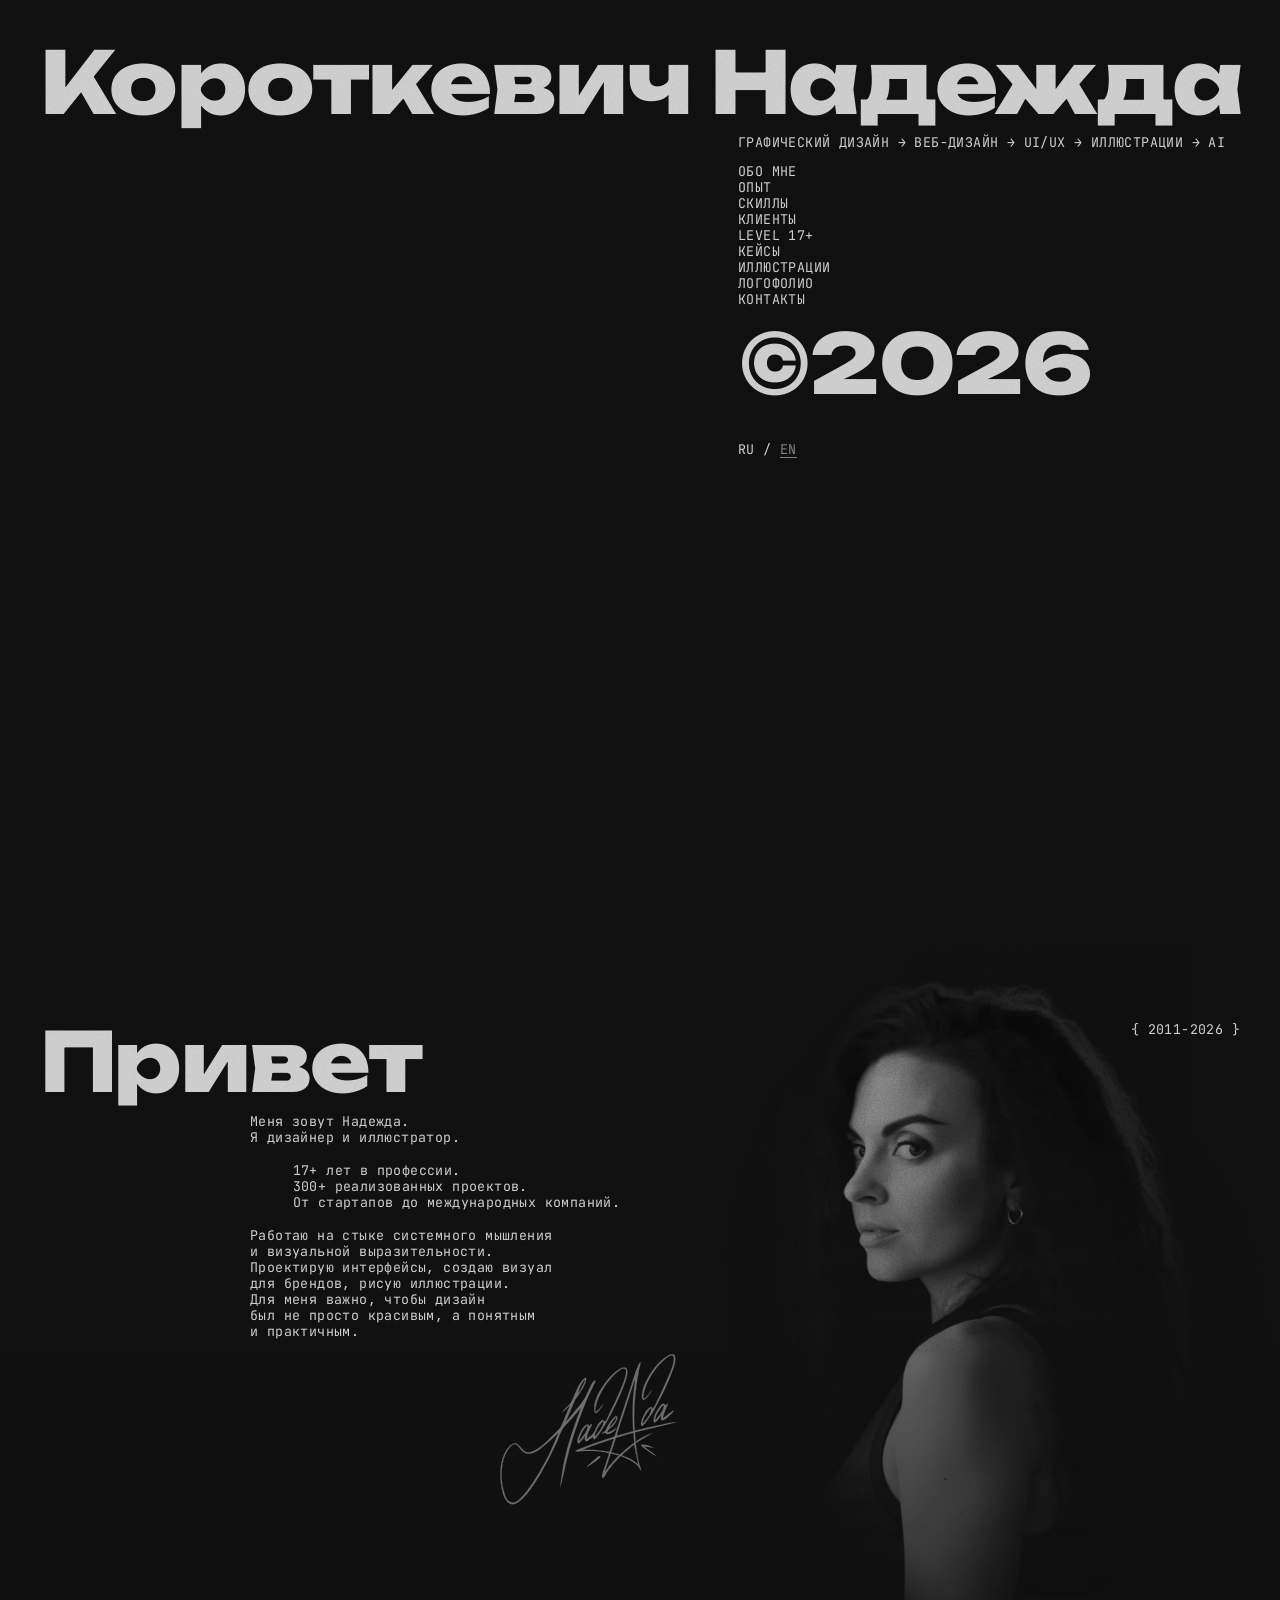
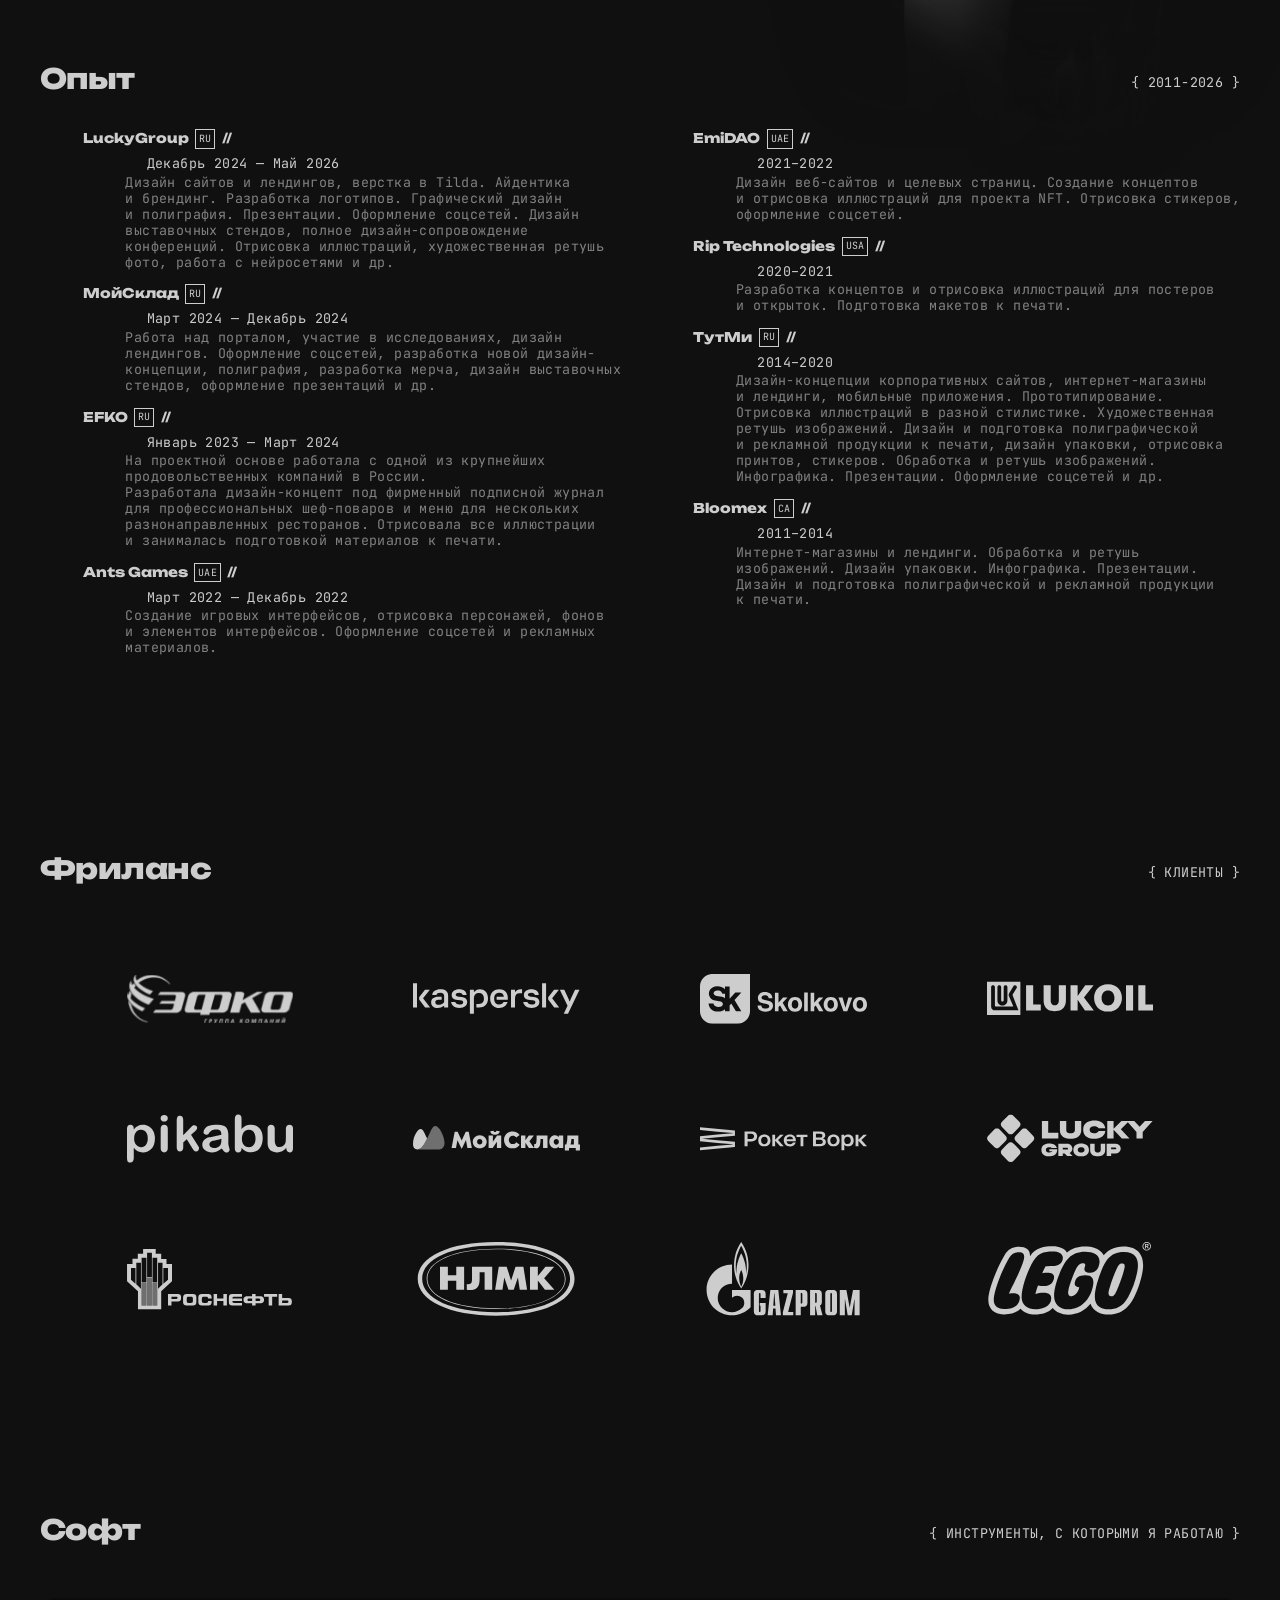
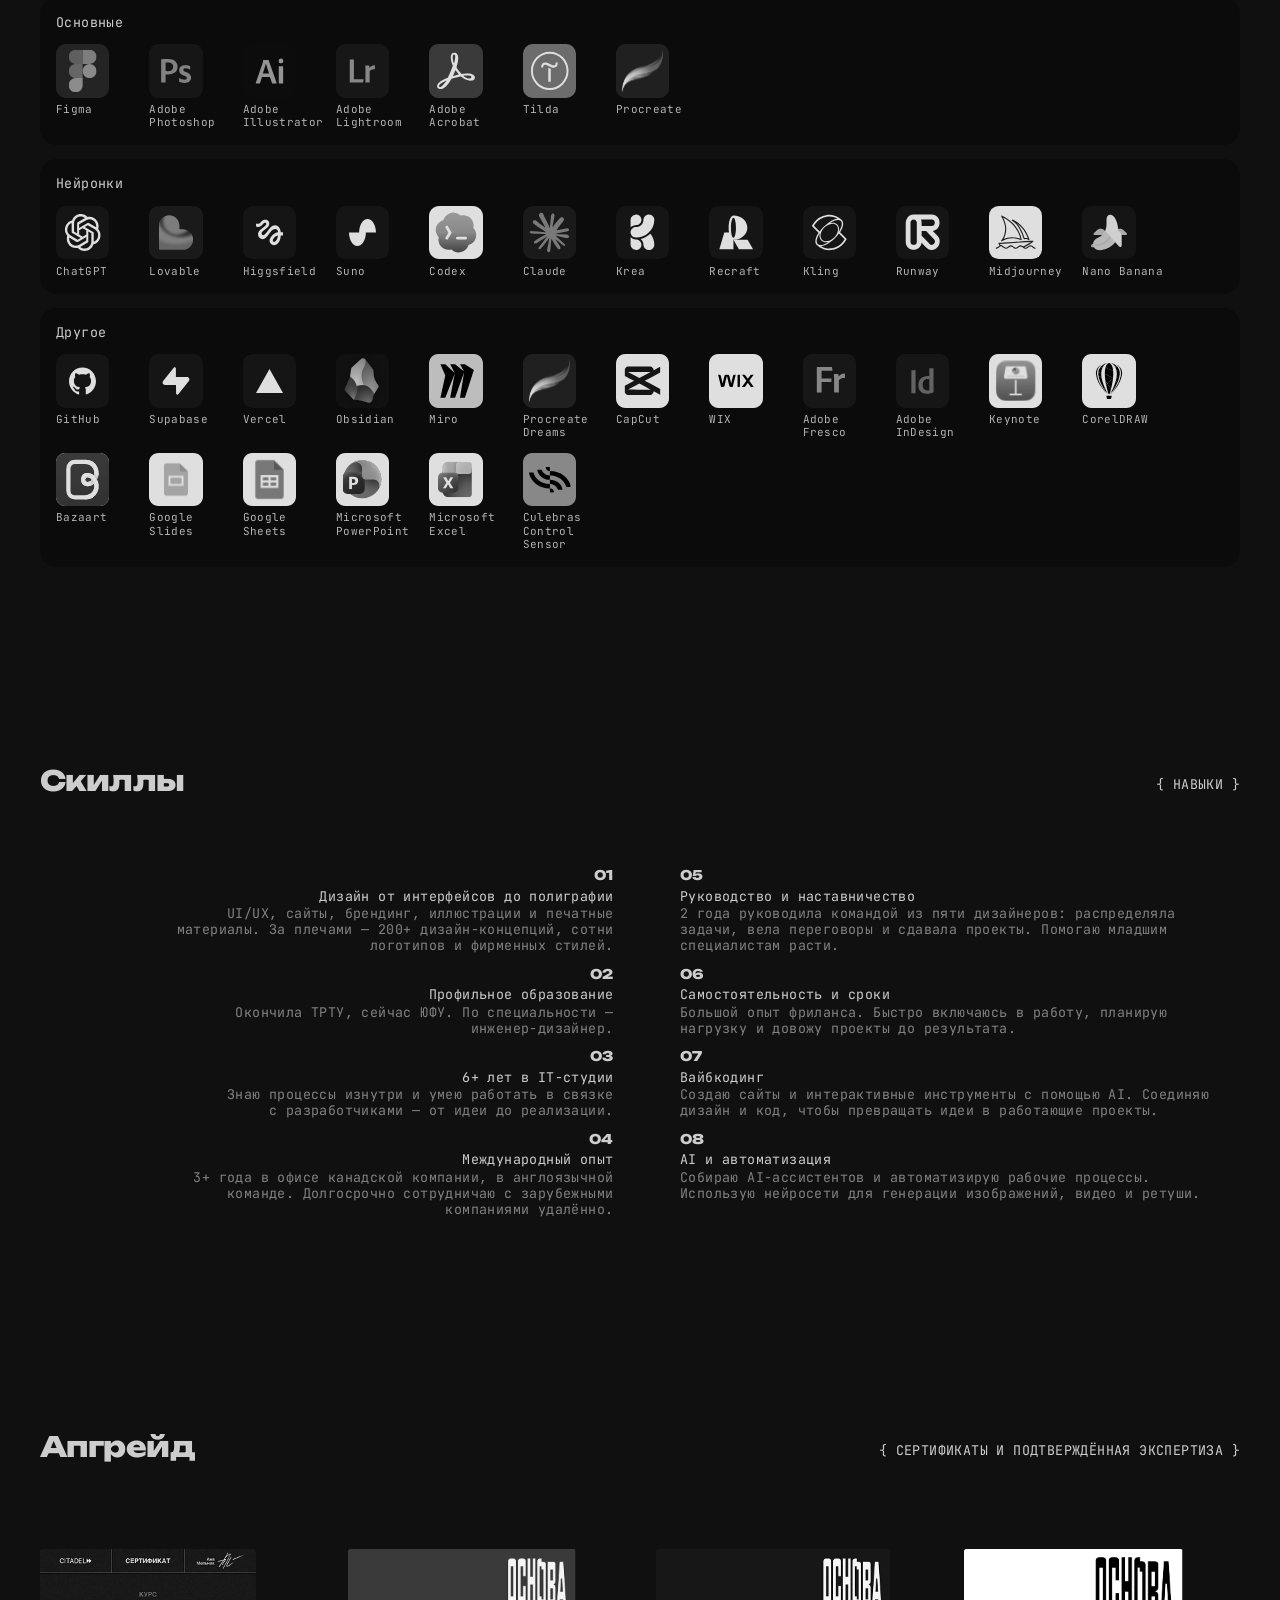
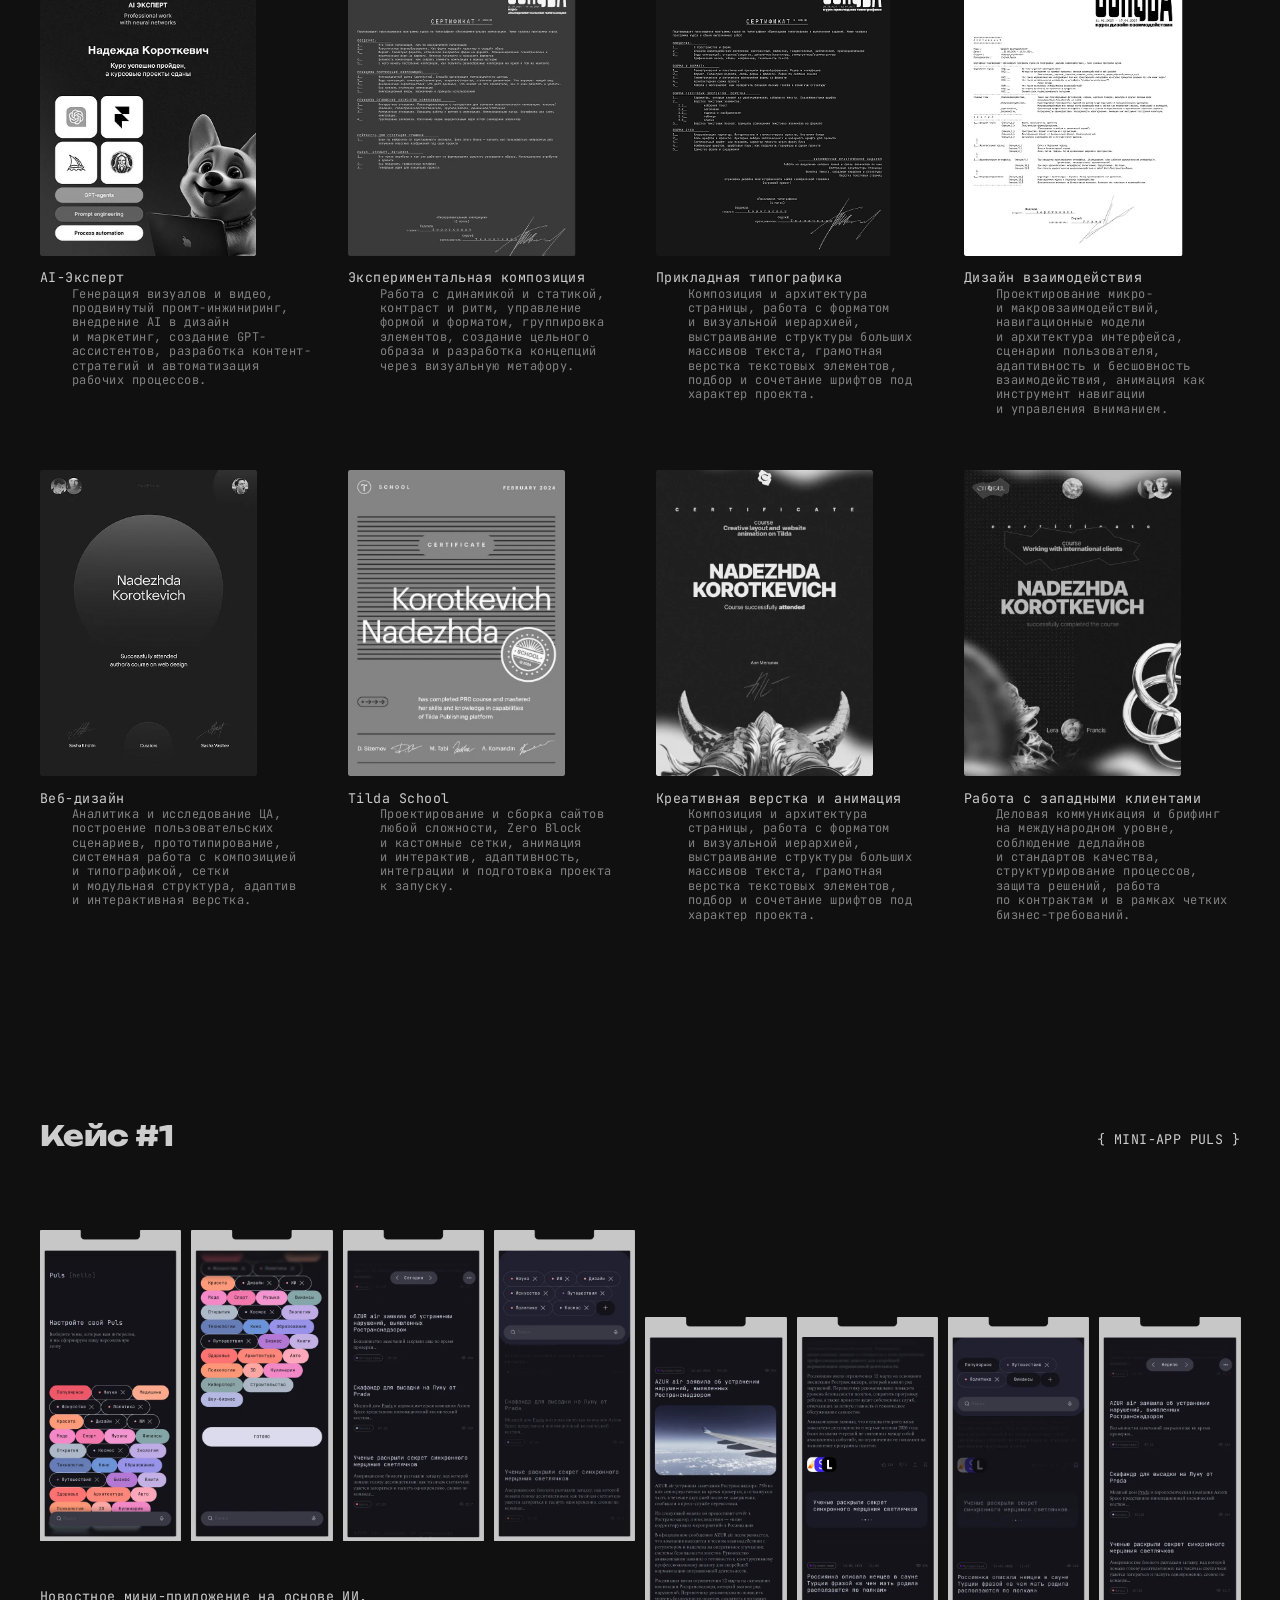
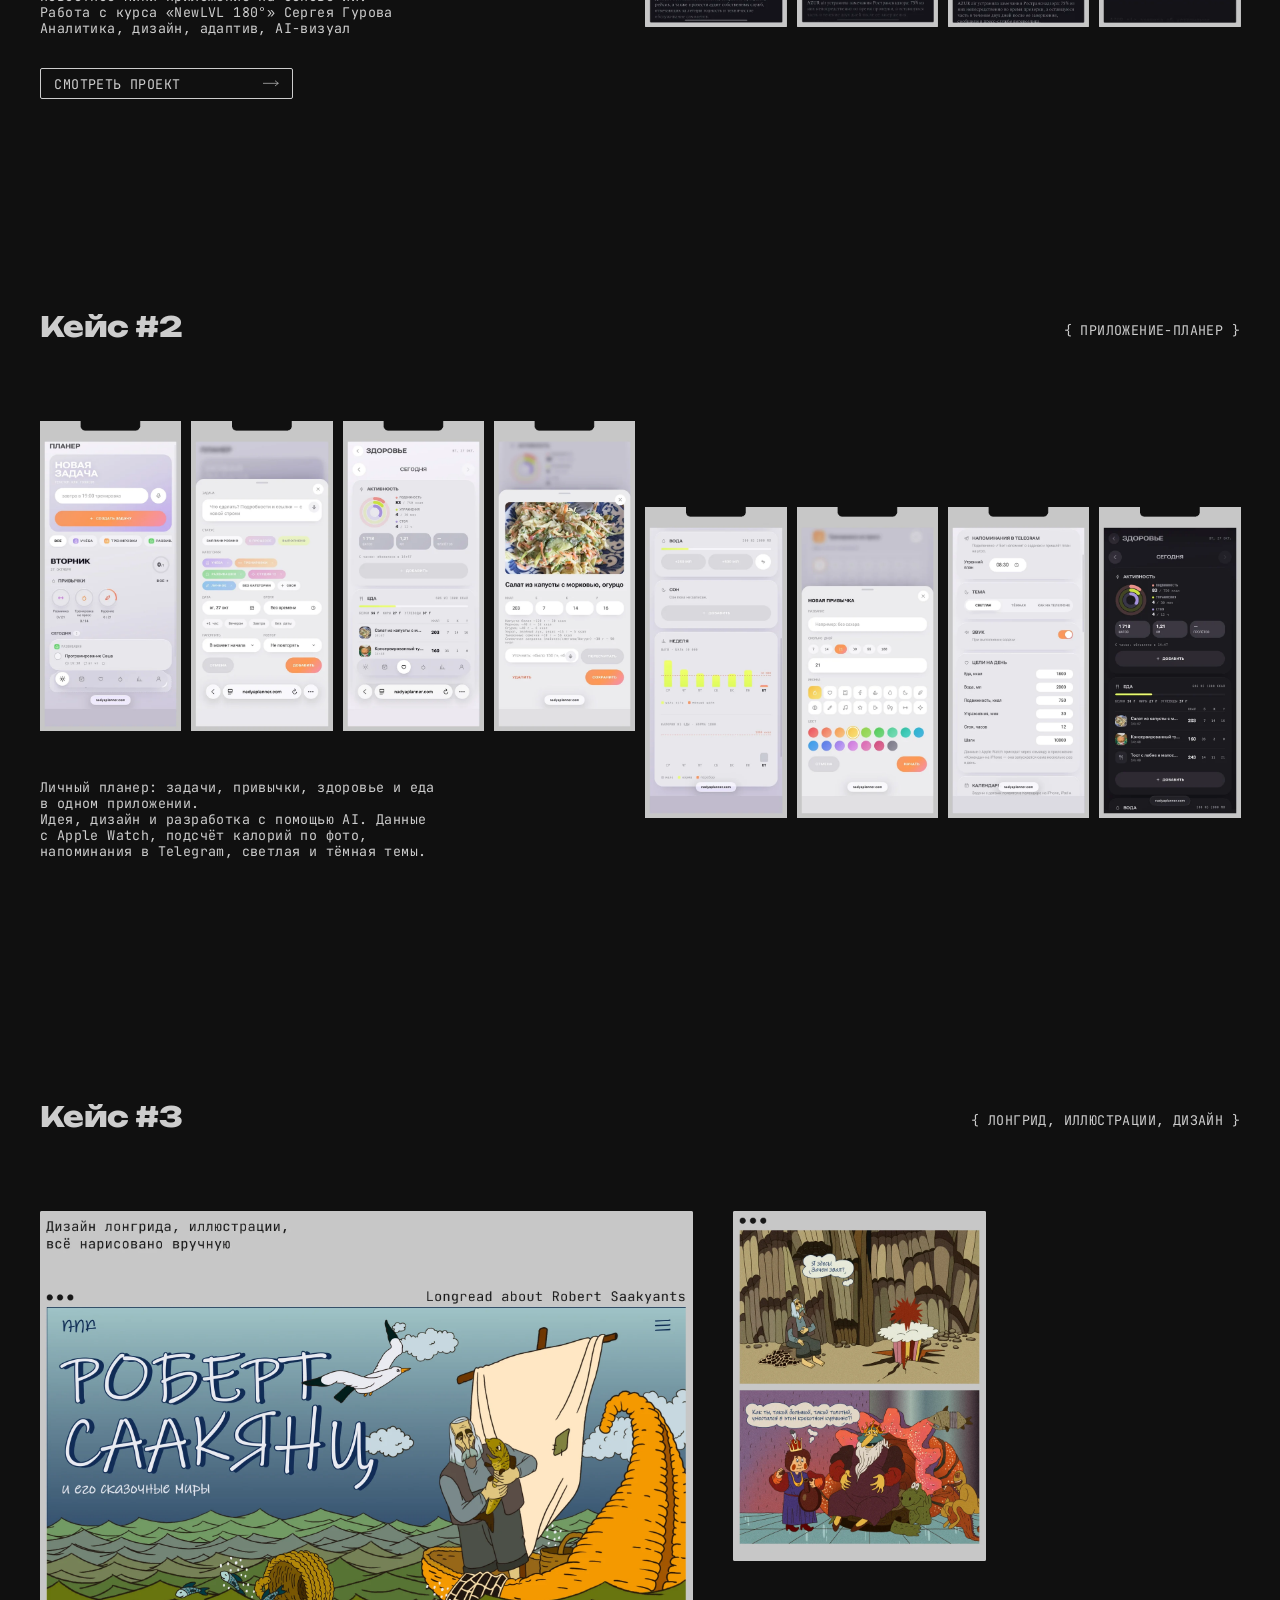
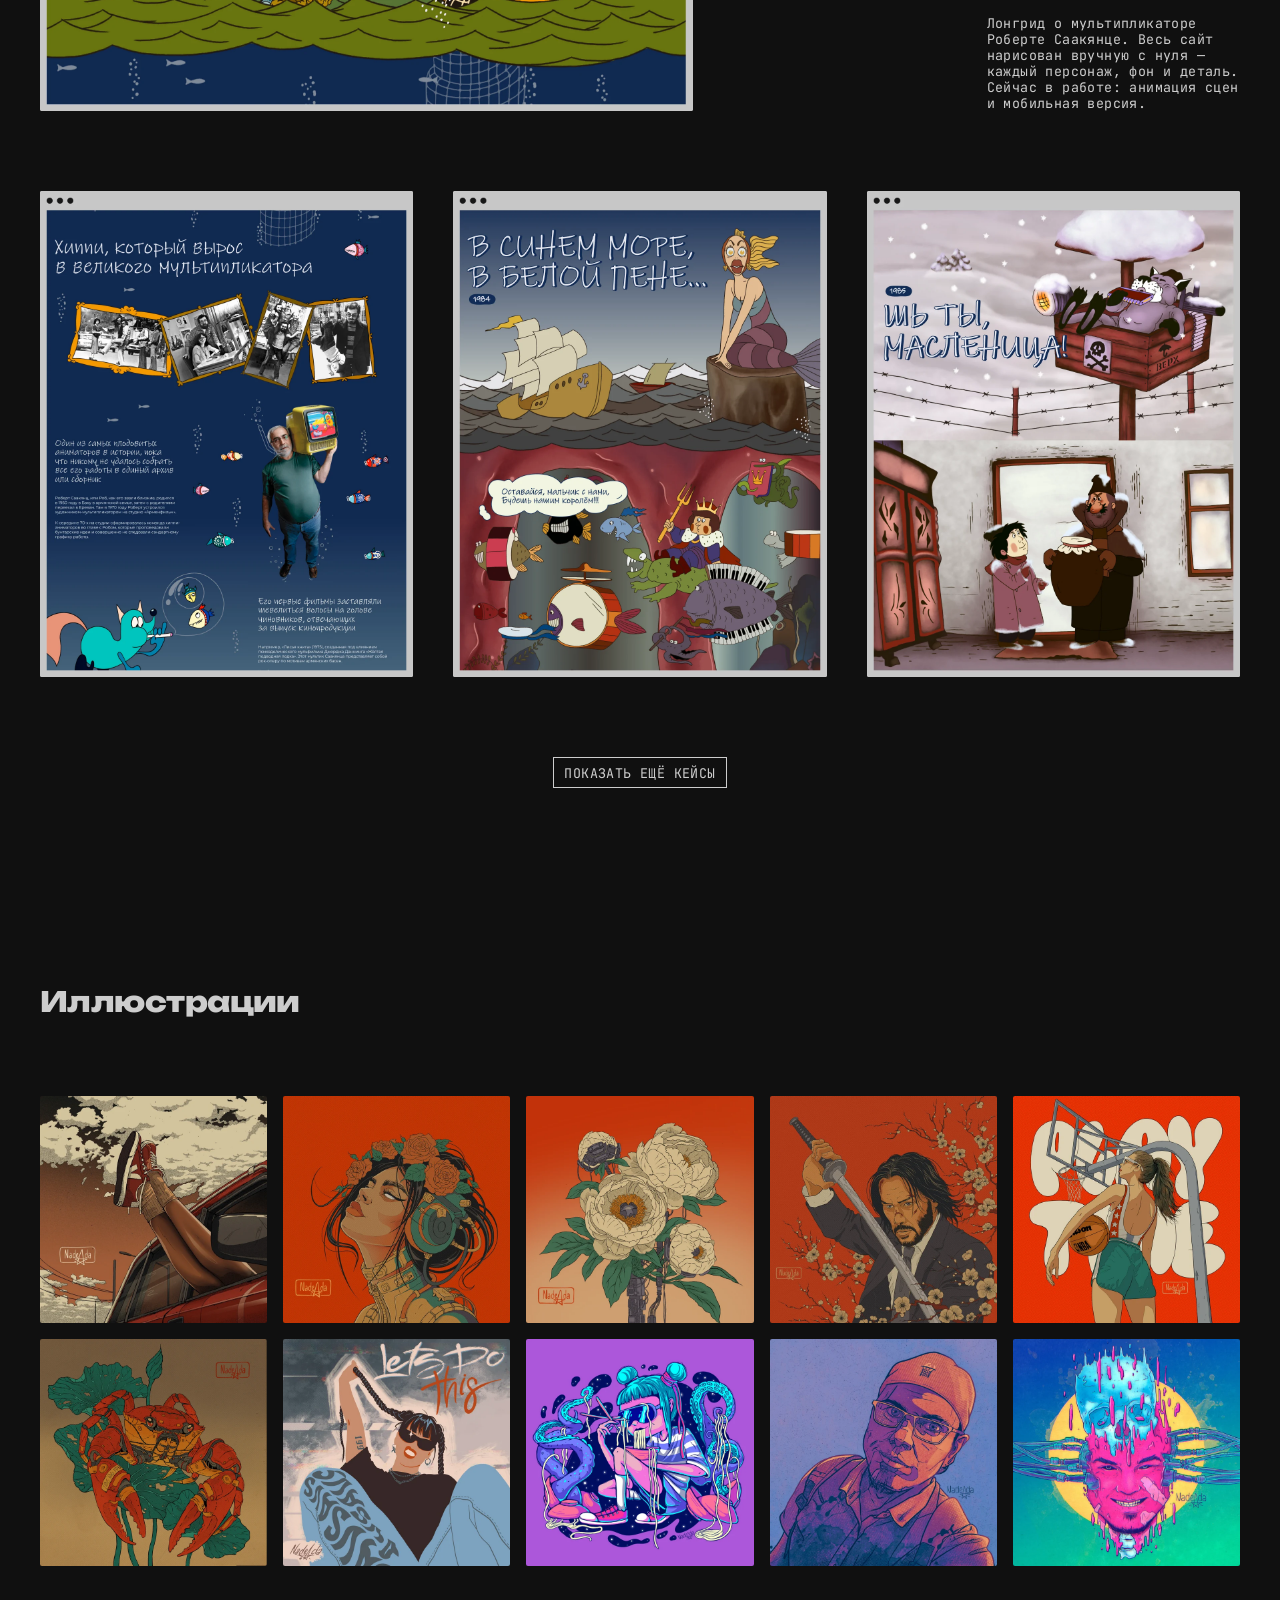
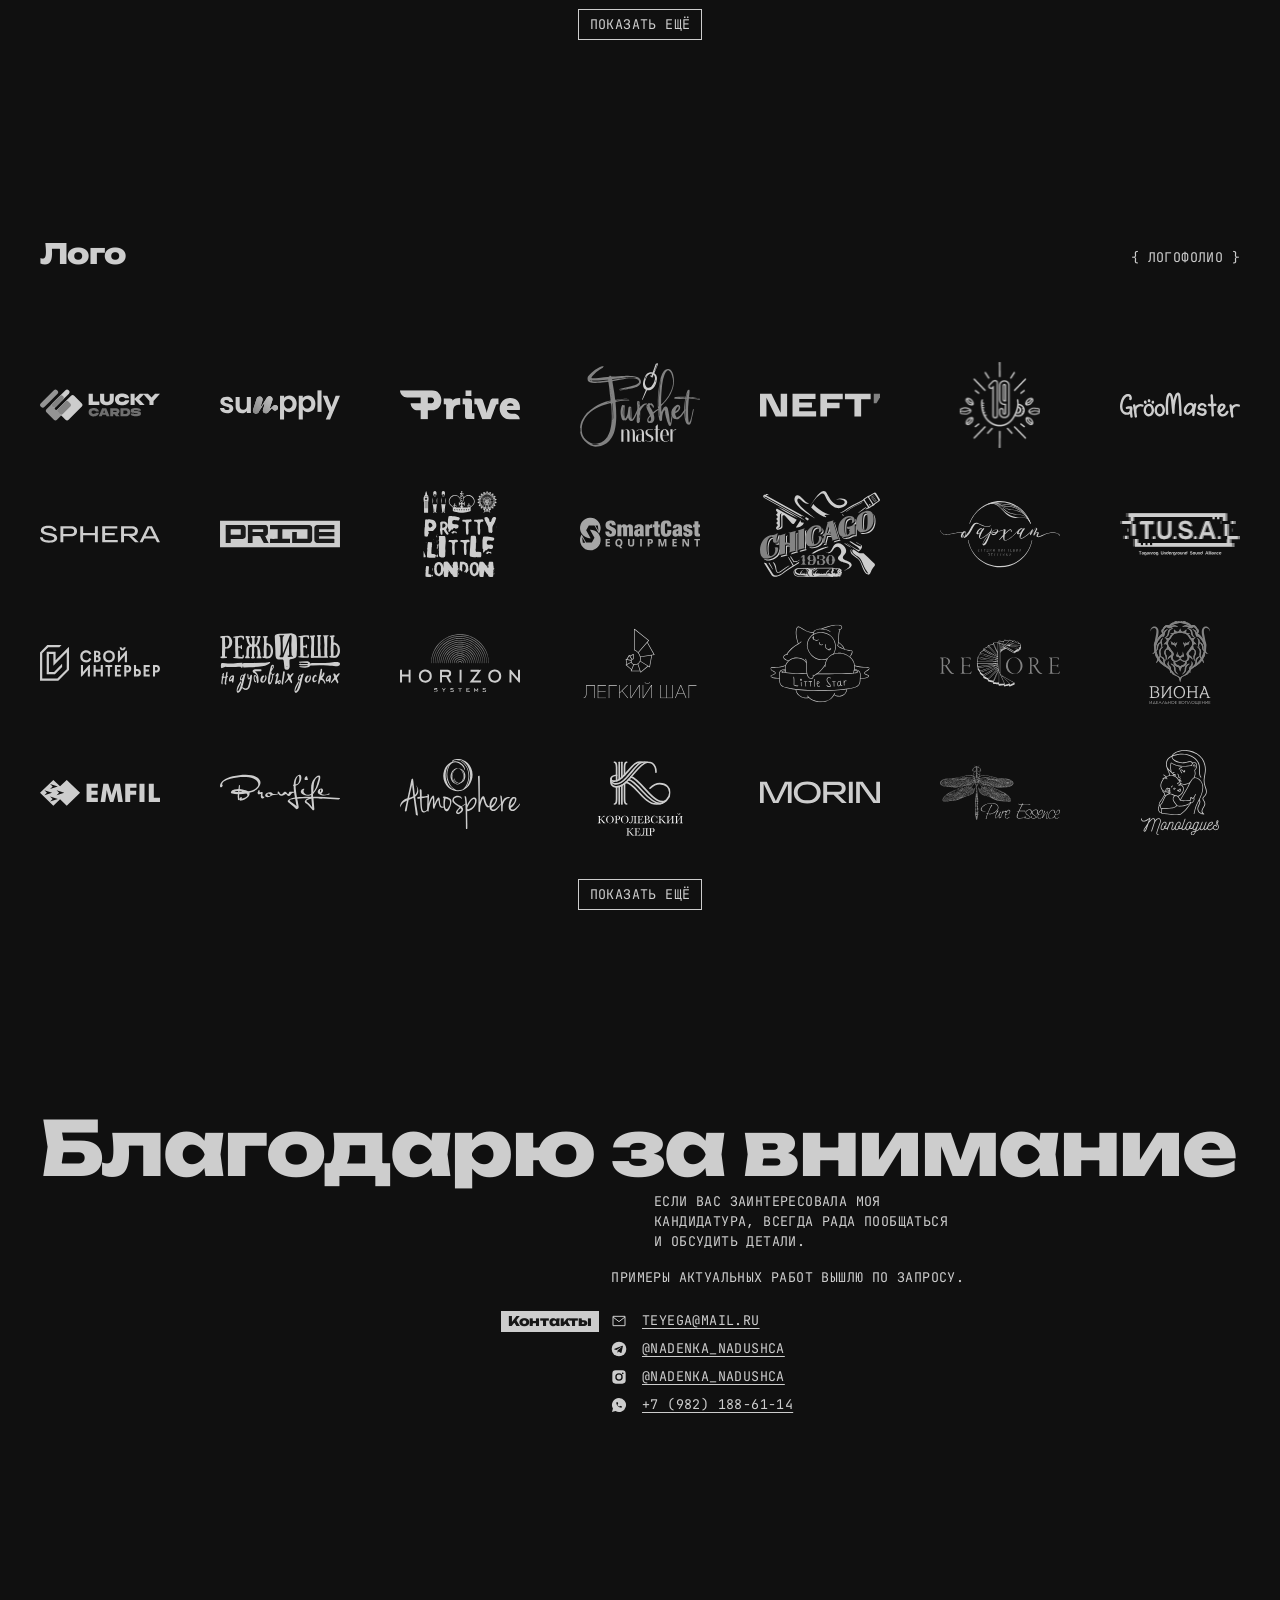
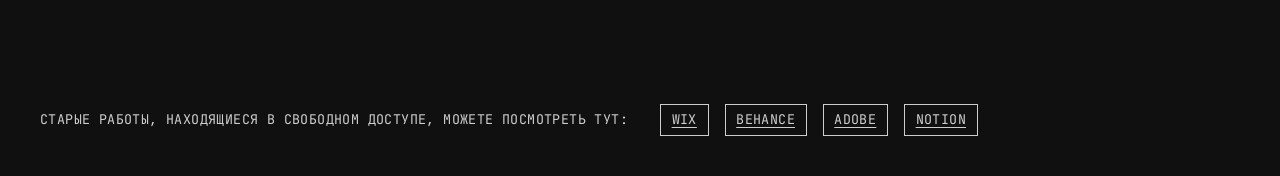
<file: index.html>
<!doctype html>
<html lang="ru">
<head>
  <meta charset="utf-8">
  <meta name="viewport" content="width=device-width, initial-scale=1">
  <title>Надежда Короткевич — графический дизайн, веб-дизайн, UI/UX, иллюстрации</title>
  <meta name="description" content="Портфолио Надежды Короткевич: графический дизайн, веб-дизайн, UI/UX, иллюстрации и AI. 17+ лет в профессии.">
  <meta name="theme-color" content="#101010">
  <link rel="preconnect" href="https://fonts.googleapis.com">
  <link rel="preconnect" href="https://fonts.gstatic.com" crossorigin>
  <link href="https://fonts.googleapis.com/css2?family=Unbounded:wght@800&family=JetBrains+Mono:wght@400&display=swap" rel="stylesheet">
  <link rel="icon" href="assets/favicon/favicon.svg" type="image/svg+xml">
  <link rel="icon" href="assets/favicon/favicon.ico" sizes="any">
  <link rel="apple-touch-icon" href="assets/favicon/apple-touch-icon.png">
  <link rel="stylesheet" href="style.css">
  <link rel="alternate" hreflang="en" href="en/">
</head>
<body>
  <div class="grain" aria-hidden="true"></div>
  <div class="glitch" aria-hidden="true"></div>
  <!-- Плавающее меню: квадратик справа сверху, раскрывается в MTV-стиле -->
  <button class="fab" type="button" aria-label="Открыть меню" aria-expanded="false" aria-controls="mtv">
    <span></span><span></span><span></span>
  </button>
  <a class="fab-cv" href="cv/Korotkevich_Nadezhda_CV_RU.pdf" download aria-label="Скачать CV · PDF">CV</a>
  <div class="mtv" id="mtv" role="dialog" aria-modal="true" aria-label="Меню" inert>
    <canvas class="mtv__static" aria-hidden="true"></canvas>
    <div class="mtv__side mtv__side--l wave" aria-hidden="true"><i></i><i></i></div>
    <div class="mtv__side mtv__side--r wave" aria-hidden="true"><i></i><i></i></div>
    <div class="tv">
      <div class="tv__bars wave" aria-hidden="true"><i></i><i></i><i></i><i></i><i></i><i></i><i></i></div>
      <p class="tv__label" aria-hidden="true">NO SIGNAL</p>
      <nav class="mtv__nav" aria-label="Разделы">
        <ul>
          <li style="--c:#f2f2f2;--i:0"><a href="#about"><span class="mtv__ch">CH 01</span>Обо мне</a></li>
          <li style="--c:#f5e23a;--i:1"><a href="#experience"><span class="mtv__ch">CH 02</span>Опыт</a></li>
          <li style="--c:#4fe3e3;--i:2"><a href="#skills"><span class="mtv__ch">CH 03</span>Скиллы</a></li>
          <li style="--c:#4fdf4f;--i:3"><a href="#clients"><span class="mtv__ch">CH 04</span>Клиенты</a></li>
          <li style="--c:#e03fe0;--i:4"><a href="#upgrade"><span class="mtv__ch">CH 05</span>Level 17+</a></li>
          <li style="--c:#e23a3a;--i:5"><a href="#cases"><span class="mtv__ch">CH 06</span>Кейсы</a></li>
          <li style="--c:#3a4cf0;--i:6"><a href="#illustrations"><span class="mtv__ch">CH 07</span>Иллюстрации</a></li>
          <li style="--c:#f5e23a;--i:7"><a href="#logofolio"><span class="mtv__ch">CH 08</span>Логофолио</a></li>
          <li style="--c:#4fe3e3;--i:8"><a href="#contacts"><span class="mtv__ch">CH 09</span>Контакты</a></li>
        </ul>
        <div class="mtv__extra"><a href="cv/Korotkevich_Nadezhda_CV_RU.pdf" download>Скачать CV · PDF</a><a data-lang-switch href="en/" hreflang="en">EN</a></div>
      </nav>
      <div class="tv__pluge wave" aria-hidden="true"><i></i><i></i><i></i><i></i><i></i><i></i><i></i></div>
    </div>
    <p class="mtv__foot" aria-hidden="true">Короткевич Надежда · ©2026</p>
    <button class="mtv__close" type="button" aria-label="Закрыть меню">
      <svg viewBox="0 0 40 40" aria-hidden="true"><path d="M9 9 31 31M31 9 9 31" fill="none" stroke="currentColor" stroke-width="3"/></svg>
    </button>
    <svg width="0" height="0" style="position:absolute" aria-hidden="true">
      <filter id="tv-wave" x="-10%" y="-10%" width="120%" height="120%">
        <feTurbulence type="fractalNoise" baseFrequency="0.001 0.022" numOctaves="1" seed="1"/>
        <feColorMatrix type="matrix" values="1 0 0 0 0  0 0 0 0 .5  0 0 0 0 0  0 0 0 0 1"/>
        <feDisplacementMap in="SourceGraphic" scale="34" xChannelSelector="R" yChannelSelector="G"/>
      </filter>
    </svg>
  </div>


  <div class="sky" aria-hidden="true">
    <div class="sky__layer sky__layer--1"></div>
    <div class="sky__layer sky__layer--1 sky__layer--echo"></div>
    <div class="sky__layer sky__layer--2"></div>
    <div class="sky__layer sky__layer--2 sky__layer--echo"></div>
    <div class="sky__layer sky__layer--3"></div>
    <div class="sky__layer sky__layer--3 sky__layer--echo"></div>
    <div class="sky__layer sky__layer--4"></div>
    <div class="sky__layer sky__layer--4 sky__layer--echo"></div>
  </div>

  <header class="hero" id="top">
    <div class="hero__clouds" aria-hidden="true"></div>

    <h1 class="hero__name">Короткевич <br class="m-only">Надежда</h1>

    <p class="hero__roles overline">Графический дизайн → Веб-дизайн → UI/UX → иллюстрации → AI</p>


    <nav class="hero__nav" id="nav" aria-label="Разделы">
      <ul>
        <li><a href="#about">Обо мне</a></li>
        <li><a href="#experience">Опыт</a></li>
        <li><a href="#skills">Скиллы</a></li>
        <li><a href="#clients">Клиенты</a></li>
        <li><a href="#upgrade">Level 17+</a></li>
        <li><a href="#cases">Кейсы</a></li>
        <li><a href="#illustrations">Иллюстрации</a></li>
        <li><a href="#logofolio">Логофолио</a></li>
        <li><a href="#contacts">Контакты</a></li>
      </ul>
    </nav>

    <p class="hero__year display" aria-hidden="true">©2026</p>
    <p class="hero__lang"><b>RU</b> / <a data-lang-switch href="en/" hreflang="en">EN</a></p>

  </header>

  <section class="about" id="about" aria-labelledby="about-title">
    <img class="about__photo" src="assets/photo.webp" width="1920" height="1478" alt="Надежда Короткевич, портрет" decoding="async">

    <h2 class="about__title display" id="about-title">Привет</h2>
    <p class="about__tag overline">{ 2011-2026 }</p>

    <div class="about__text">
      <p>Меня зовут Надежда.<br>Я дизайнер и иллюстратор.</p>
      <p class="about__facts">17+ лет в профессии.<br>300+ реализованных проектов.<br>От стартапов до международных компаний.</p>
      <p class="about__long">Работаю на стыке системного мышления и визуальной выразительности.<br>Проектирую интерфейсы, создаю визуал для брендов, рисую иллюстрации.<br>Для меня важно, чтобы дизайн<br>был не просто красивым, а&nbsp;понятным и&nbsp;практичным.</p>
    </div>

    <img class="about__sign" src="assets/signature.svg" width="369" height="256" alt="" aria-hidden="true">
  </section>

  <section class="sec exp" id="experience" aria-labelledby="exp-title">
    <div class="sec__head">
      <h2 class="sec__title" id="exp-title">Опыт</h2>
      <p class="sec__tag overline">{ 2011-2026 }</p>
    </div>

    <div class="exp__cols">
      <ul class="exp__col">
        <li class="job is-open">
          <button class="job__head" type="button" aria-expanded="true">
            <span class="job__company">LuckyGroup</span><span class="tag">RU</span><span class="job__sep">//</span><span class="job__icon" aria-hidden="true"></span>
          </button>
          <p class="job__date">Декабрь 2024 — Май 2026</p>
          <p class="job__desc">Дизайн сайтов и&nbsp;лендингов, верстка в&nbsp;Tilda. Айдентика и&nbsp;брендинг. Разработка логотипов. Графический дизайн и&nbsp;полиграфия. Презентации. Оформление соцсетей. Дизайн выставочных стендов, полное дизайн-сопровождение конференций. Отрисовка иллюстраций, художественная ретушь фото, работа с&nbsp;нейросетями и&nbsp;др.</p>
        </li>
        <li class="job">
          <button class="job__head" type="button" aria-expanded="false">
            <span class="job__company">МойСклад</span><span class="tag">RU</span><span class="job__sep">//</span><span class="job__icon" aria-hidden="true"></span>
          </button>
          <p class="job__date">Март 2024 — Декабрь 2024</p>
          <p class="job__desc">Работа над порталом, участие в&nbsp;исследованиях, дизайн лендингов. Оформление соцсетей, разработка новой дизайн-концепции, полиграфия, разработка мерча, дизайн выставочных стендов, оформление презентаций и&nbsp;др.</p>
        </li>
        <li class="job">
          <button class="job__head" type="button" aria-expanded="false">
            <span class="job__company">EFKO</span><span class="tag">RU</span><span class="job__sep">//</span><span class="job__icon" aria-hidden="true"></span>
          </button>
          <p class="job__date">Январь 2023 — Март 2024</p>
          <p class="job__desc">На проектной основе работала с&nbsp;одной из&nbsp;крупнейших продовольственных компаний в&nbsp;России.<br>Разработала дизайн-концепт под фирменный подписной журнал для профессиональных шеф-поваров и&nbsp;меню для нескольких разнонаправленных ресторанов. Отрисовала все иллюстрации и&nbsp;занималась подготовкой материалов к&nbsp;печати.</p>
        </li>
        <li class="job">
          <button class="job__head" type="button" aria-expanded="false">
            <span class="job__company">Ants Games</span><span class="tag">UAE</span><span class="job__sep">//</span><span class="job__icon" aria-hidden="true"></span>
          </button>
          <p class="job__date">Март 2022 — Декабрь 2022</p>
          <p class="job__desc">Создание игровых интерфейсов, отрисовка персонажей, фонов и&nbsp;элементов интерфейсов. Оформление соцсетей и&nbsp;рекламных материалов.</p>
        </li>
      </ul>

      <ul class="exp__col">
        <li class="job">
          <button class="job__head" type="button" aria-expanded="false">
            <span class="job__company">EmiDAO</span><span class="tag">UAE</span><span class="job__sep">//</span><span class="job__icon" aria-hidden="true"></span>
          </button>
          <p class="job__date">2021–2022</p>
          <p class="job__desc">Дизайн веб-сайтов и&nbsp;целевых страниц. Создание концептов и&nbsp;отрисовка иллюстраций для проекта NFT. Отрисовка стикеров, оформление соцсетей.</p>
        </li>
        <li class="job">
          <button class="job__head" type="button" aria-expanded="false">
            <span class="job__company">Rip Technologies</span><span class="tag">USA</span><span class="job__sep">//</span><span class="job__icon" aria-hidden="true"></span>
          </button>
          <p class="job__date">2020–2021</p>
          <p class="job__desc">Разработка концептов и&nbsp;отрисовка иллюстраций для постеров и&nbsp;открыток. Подготовка макетов к&nbsp;печати.</p>
        </li>
        <li class="job">
          <button class="job__head" type="button" aria-expanded="false">
            <span class="job__company">ТутМи</span><span class="tag">RU</span><span class="job__sep">//</span><span class="job__icon" aria-hidden="true"></span>
          </button>
          <p class="job__date">2014–2020</p>
          <p class="job__desc">Дизайн-концепции корпоративных сайтов, интернет-магазины и&nbsp;лендинги, мобильные приложения. Прототипирование. Отрисовка иллюстраций в&nbsp;разной стилистике. Художественная ретушь изображений. Дизайн и&nbsp;подготовка полиграфической и&nbsp;рекламной продукции к&nbsp;печати, дизайн упаковки, отрисовка принтов, стикеров. Обработка и&nbsp;ретушь изображений. Инфографика. Презентации. Оформление соцсетей и&nbsp;др.</p>
        </li>
        <li class="job">
          <button class="job__head" type="button" aria-expanded="false">
            <span class="job__company">Bloomex</span><span class="tag">CA</span><span class="job__sep">//</span><span class="job__icon" aria-hidden="true"></span>
          </button>
          <p class="job__date">2011–2014</p>
          <p class="job__desc">Интернет-магазины и&nbsp;лендинги. Обработка и&nbsp;ретушь изображений. Дизайн упаковки. Инфографика. Презентации. Дизайн и&nbsp;подготовка полиграфической и&nbsp;рекламной продукции к&nbsp;печати.</p>
        </li>
      </ul>
    </div>
  </section>

  <section class="sec clients" id="clients" aria-labelledby="clients-title">
    <div class="sec__head">
      <h2 class="sec__title" id="clients-title">Фриланс</h2>
      <p class="sec__tag overline">{ Клиенты }</p>
    </div>
    <ul class="clients__grid">
        <li><img src="assets/clients/efko.svg" width="250" height="110" alt="ЭФКО" loading="lazy"></li>
        <li><img src="assets/clients/kaspersky.svg" width="250" height="110" alt="Kaspersky" loading="lazy"></li>
        <li><img src="assets/clients/skolkovo.svg" width="250" height="110" alt="Skolkovo" loading="lazy"></li>
        <li><img src="assets/clients/lukoil.svg" width="250" height="110" alt="Лукойл" loading="lazy"></li>
        <li><img src="assets/clients/pikabu.svg" width="250" height="110" alt="Pikabu" loading="lazy"></li>
        <li><img src="assets/clients/moysklad.svg" width="250" height="110" alt="МойСклад" loading="lazy"></li>
        <li><img src="assets/clients/rocketwork.svg" width="250" height="110" alt="Рокет Ворк" loading="lazy"></li>
        <li><img src="assets/clients/luckygroup.svg" width="250" height="110" alt="Lucky Group" loading="lazy"></li>
        <li><img src="assets/clients/rosneft.svg" width="250" height="110" alt="Роснефть" loading="lazy"></li>
        <li><img src="assets/clients/nlmk.svg" width="250" height="110" alt="НЛМК" loading="lazy"></li>
        <li><img src="assets/clients/gazprom.svg" width="250" height="110" alt="Газпром" loading="lazy"></li>
        <li><img src="assets/clients/lego.svg" width="250" height="110" alt="LEGO" loading="lazy"></li>
    </ul>
  </section>

  <section class="sec soft" id="soft" aria-labelledby="soft-title">
    <div class="sec__head">
      <h2 class="sec__title" id="soft-title">Софт</h2>
      <p class="sec__tag overline"><span class="d-only">{ Инструменты, с которыми я работаю }</span><span class="m-only">{ Инструменты }</span></p>
    </div>
    <div class="soft__panels">
      <div class="soft__panel">
        <h3 class="soft__title">Основные</h3>
        <ul class="soft__row">
          <li class="tool"><img src="assets/soft/figma.svg" width="110" height="110" alt="" loading="lazy"><span>Figma</span></li>
          <li class="tool"><img src="assets/soft/photoshop.svg" width="110" height="110" alt="" loading="lazy"><span>Adobe Photoshop</span></li>
          <li class="tool"><img src="assets/soft/illustrator.svg" width="110" height="110" alt="" loading="lazy"><span>Adobe Illustrator</span></li>
          <li class="tool"><img src="assets/soft/lightroom.svg" width="110" height="110" alt="" loading="lazy"><span>Adobe Lightroom</span></li>
          <li class="tool"><img src="assets/soft/acrobat.svg" width="110" height="110" alt="" loading="lazy"><span>Adobe Acrobat</span></li>
          <li class="tool"><img src="assets/soft/tilda.svg" width="110" height="110" alt="" loading="lazy"><span>Tilda</span></li>
          <li class="tool"><img src="assets/soft/procreate.svg" width="110" height="110" alt="" loading="lazy"><span>Procreate</span></li>
        </ul>
        <div class="soft__bar" aria-hidden="true"><span></span></div>
      </div>
      <div class="soft__panel">
        <h3 class="soft__title">Нейронки</h3>
        <ul class="soft__row">
          <li class="tool"><img src="assets/soft/chatgpt.svg" width="110" height="110" alt="" loading="lazy"><span>ChatGPT</span></li>
          <li class="tool"><img src="assets/soft/lovable.svg" width="110" height="110" alt="" loading="lazy"><span>Lovable</span></li>
          <li class="tool"><img src="assets/soft/higgsfield.svg" width="110" height="110" alt="" loading="lazy"><span>Higgsfield</span></li>
          <li class="tool"><img src="assets/soft/suno.svg" width="110" height="110" alt="" loading="lazy"><span>Suno</span></li>
          <li class="tool"><img src="assets/soft/codex.svg" width="110" height="110" alt="" loading="lazy"><span>Codex</span></li>
          <li class="tool"><img src="assets/soft/claude.svg" width="110" height="110" alt="" loading="lazy"><span>Claude</span></li>
          <li class="tool"><img src="assets/soft/krea.svg" width="110" height="110" alt="" loading="lazy"><span>Krea</span></li>
          <li class="tool"><img src="assets/soft/recraft.svg" width="110" height="110" alt="" loading="lazy"><span>Recraft</span></li>
          <li class="tool"><img src="assets/soft/kling.svg" width="110" height="110" alt="" loading="lazy"><span>Kling</span></li>
          <li class="tool"><img src="assets/soft/runway.svg" width="110" height="110" alt="" loading="lazy"><span>Runway</span></li>
          <li class="tool"><img src="assets/soft/midjourney.svg" width="110" height="110" alt="" loading="lazy"><span>Midjourney</span></li>
          <li class="tool"><img src="assets/soft/nanobanana.svg" width="110" height="110" alt="" loading="lazy"><span>Nano Banana</span></li>
        </ul>
        <div class="soft__bar" aria-hidden="true"><span></span></div>
      </div>
      <div class="soft__panel">
        <h3 class="soft__title">Другое</h3>
        <ul class="soft__row">
          <li class="tool"><img src="assets/soft/github.svg" width="110" height="110" alt="" loading="lazy"><span>GitHub</span></li>
          <li class="tool"><img src="assets/soft/supabase.svg" width="110" height="110" alt="" loading="lazy"><span>Supabase</span></li>
          <li class="tool"><img src="assets/soft/vercel.svg" width="110" height="110" alt="" loading="lazy"><span>Vercel</span></li>
          <li class="tool"><img src="assets/soft/obsidian.svg" width="110" height="110" alt="" loading="lazy"><span>Obsidian</span></li>
          <li class="tool"><img src="assets/soft/miro.svg" width="110" height="110" alt="" loading="lazy"><span>Miro</span></li>
          <li class="tool"><img src="assets/soft/procreate-dreams.svg" width="110" height="110" alt="" loading="lazy"><span>Procreate Dreams</span></li>
          <li class="tool"><img src="assets/soft/capcut.svg" width="110" height="110" alt="" loading="lazy"><span>CapCut</span></li>
          <li class="tool"><img src="assets/soft/wix.svg" width="110" height="110" alt="" loading="lazy"><span>WIX</span></li>
          <li class="tool"><img src="assets/soft/fresco.svg" width="110" height="110" alt="" loading="lazy"><span>Adobe Fresco</span></li>
          <li class="tool"><img src="assets/soft/indesign.svg" width="110" height="110" alt="" loading="lazy"><span>Adobe InDesign</span></li>
          <li class="tool"><img src="assets/soft/keynote.svg" width="110" height="110" alt="" loading="lazy"><span>Keynote</span></li>
          <li class="tool"><img src="assets/soft/coreldraw.svg" width="110" height="110" alt="" loading="lazy"><span>CorelDRAW</span></li>
          <li class="tool"><img src="assets/soft/bazaart.svg" width="110" height="110" alt="" loading="lazy"><span>Bazaart</span></li>
          <li class="tool"><img src="assets/soft/google-slides.svg" width="110" height="110" alt="" loading="lazy"><span>Google Slides</span></li>
          <li class="tool"><img src="assets/soft/google-sheets.svg" width="110" height="110" alt="" loading="lazy"><span>Google Sheets</span></li>
          <li class="tool"><img src="assets/soft/powerpoint.svg" width="110" height="110" alt="" loading="lazy"><span>Microsoft PowerPoint</span></li>
          <li class="tool"><img src="assets/soft/excel.svg" width="110" height="110" alt="" loading="lazy"><span>Microsoft Excel</span></li>
          <li class="tool"><img src="assets/soft/culebras.svg" width="110" height="110" alt="" loading="lazy"><span>Culebras Control Sensor</span></li>
        </ul>
        <div class="soft__bar" aria-hidden="true"><span></span></div>
      </div>
    </div>
  </section>

  <section class="sec skills" id="skills" aria-labelledby="skills-title">
    <div class="sec__head">
      <h2 class="sec__title" id="skills-title">Скиллы</h2>
      <p class="sec__tag overline">{ Навыки }</p>
    </div>
    <div class="skills__track" tabindex="0" aria-label="Навыки, листаются вбок">
        <ol class="skills__col skills__col--left">
          <li class="skill"><span class="skill__num">01</span><p class="skill__title">Дизайн от&nbsp;интерфейсов до&nbsp;полиграфии</p><p class="skill__desc">UI/UX, сайты, брендинг, иллюстрации и&nbsp;печатные материалы. За&nbsp;плечами&nbsp;— 200+ <span class="nw">дизайн-концепций</span>, сотни логотипов и&nbsp;фирменных стилей.</p></li>
          <li class="skill"><span class="skill__num">02</span><p class="skill__title">Профильное образование</p><p class="skill__desc">Окончила ТРТУ, сейчас ЮФУ. По&nbsp;специальности&nbsp;— <span class="nw">инженер-дизайнер</span>.</p></li>
          <li class="skill"><span class="skill__num">03</span><p class="skill__title">6+ лет в&nbsp;IT-студии</p><p class="skill__desc">Знаю процессы изнутри и&nbsp;умею работать в&nbsp;связке с&nbsp;разработчиками&nbsp;— от&nbsp;идеи до&nbsp;реализации.</p></li>
          <li class="skill"><span class="skill__num">04</span><p class="skill__title">Международный опыт</p><p class="skill__desc">3+ года в&nbsp;офисе канадской компании, в&nbsp;англоязычной команде. Долгосрочно сотрудничаю с&nbsp;зарубежными компаниями удалённо.</p></li>
        </ol>
        <ol class="skills__col skills__col--right" start="5">
          <li class="skill"><span class="skill__num">05</span><p class="skill__title">Руководство и&nbsp;наставничество</p><p class="skill__desc">2 года руководила командой из&nbsp;пяти дизайнеров: распределяла задачи, вела переговоры и&nbsp;сдавала проекты. Помогаю младшим специалистам расти.</p></li>
          <li class="skill"><span class="skill__num">06</span><p class="skill__title">Самостоятельность и&nbsp;сроки</p><p class="skill__desc">Большой опыт фриланса. Быстро включаюсь в&nbsp;работу, планирую нагрузку и&nbsp;довожу проекты до&nbsp;результата.</p></li>
          <li class="skill"><span class="skill__num">07</span><p class="skill__title">Вайбкодинг</p><p class="skill__desc">Создаю сайты и&nbsp;интерактивные инструменты с&nbsp;помощью AI. Соединяю дизайн и&nbsp;код, чтобы превращать идеи в&nbsp;работающие проекты.</p></li>
          <li class="skill"><span class="skill__num">08</span><p class="skill__title">AI и&nbsp;автоматизация</p><p class="skill__desc">Собираю <span class="nw">AI-ассистентов</span> и&nbsp;автоматизирую рабочие процессы. Использую нейросети для&nbsp;генерации изображений, видео и&nbsp;ретуши.</p></li>
        </ol>
    </div>
    <div class="skills__nav">
      <button class="skills__arrow" type="button" data-dir="-1" aria-label="Предыдущий навык">
        <svg viewBox="0 0 14 14" aria-hidden="true"><path d="M13 7H1M6 2 1 7l5 5" fill="none" stroke="currentColor" stroke-width="1"/></svg>
      </button>
      <button class="skills__arrow" type="button" data-dir="1" aria-label="Следующий навык">
        <svg viewBox="0 0 14 14" aria-hidden="true"><path d="M1 7h12M8 2l5 5-5 5" fill="none" stroke="currentColor" stroke-width="1"/></svg>
      </button>
    </div>
  </section>

  <section class="sec upgrade" id="upgrade" aria-labelledby="upgrade-title">
    <div class="sec__head">
      <h2 class="sec__title" id="upgrade-title">Апгрейд</h2>
      <p class="sec__tag overline"><span class="d-only">{ Сертификаты и подтверждённая экспертиза }</span><span class="m-only">{ Сертификаты }</span></p>
    </div>
    <div class="certs" aria-label="Сертификаты">
      <figure class="cert">
        <img src="assets/certs/ai-expert.webp" width="324" height="460" alt="Сертификат: AI-Эксперт" loading="lazy">
        <figcaption><p class="cert__title">AI-Эксперт</p><p class="cert__desc">Генерация визуалов и&nbsp;видео, продвинутый промт-инжиниринг, внедрение AI в&nbsp;дизайн и&nbsp;маркетинг, создание GPT-ассистентов, разработка контент-стратегий и&nbsp;автоматизация рабочих процессов.</p></figcaption>
      </figure>
      <figure class="cert">
        <img src="assets/certs/composition.webp" width="342" height="460" alt="Сертификат: Экспериментальная композиция" loading="lazy">
        <figcaption><p class="cert__title">Экспериментальная композиция</p><p class="cert__desc">Работа с&nbsp;динамикой и&nbsp;статикой, контраст и&nbsp;ритм, управление формой и&nbsp;форматом, группировка элементов, создание цельного образа и&nbsp;разработка концепций через визуальную метафору.</p></figcaption>
      </figure>
      <figure class="cert">
        <img src="assets/certs/typography.webp" width="353" height="460" alt="Сертификат: Прикладная типографика" loading="lazy">
        <figcaption><p class="cert__title">Прикладная типографика</p><p class="cert__desc">Композиция и&nbsp;архитектура страницы, работа с&nbsp;форматом и&nbsp;визуальной иерархией, выстраивание структуры больших массивов текста, грамотная верстка текстовых элементов, подбор и&nbsp;сочетание шрифтов под характер проекта.</p></figcaption>
      </figure>
      <figure class="cert">
        <img src="assets/certs/interaction.webp" width="328" height="460" alt="Сертификат: Дизайн взаимодействия" loading="lazy">
        <figcaption><p class="cert__title">Дизайн взаимодействия</p><p class="cert__desc">Проектирование микро- и&nbsp;макровзаимодействий, навигационные модели и&nbsp;архитектура интерфейса, сценарии пользователя, адаптивность и&nbsp;бесшовность взаимодействия, анимация как инструмент навигации и&nbsp;управления вниманием.</p></figcaption>
      </figure>
      <figure class="cert">
        <img src="assets/certs/web-design.webp" width="324" height="458" alt="Сертификат: Веб-дизайн" loading="lazy">
        <figcaption><p class="cert__title">Веб-дизайн</p><p class="cert__desc">Аналитика и&nbsp;исследование ЦА, построение пользовательских сценариев, прототипирование, системная работа с&nbsp;композицией и&nbsp;типографикой, сетки и&nbsp;модульная структура, адаптив и&nbsp;интерактивная верстка.</p></figcaption>
      </figure>
      <figure class="cert">
        <img src="assets/certs/tilda-school.webp" width="324" height="458" alt="Сертификат: Tilda School" loading="lazy">
        <figcaption><p class="cert__title">Tilda School</p><p class="cert__desc">Проектирование и&nbsp;сборка сайтов любой сложности, Zero Block и&nbsp;кастомные сетки, анимация и&nbsp;интерактив, адаптивность, интеграции и&nbsp;подготовка проекта к&nbsp;запуску.</p></figcaption>
      </figure>
      <figure class="cert">
        <img src="assets/certs/creative-layout.webp" width="324" height="458" alt="Сертификат: Креативная верстка и анимация" loading="lazy">
        <figcaption><p class="cert__title">Креативная верстка и&nbsp;анимация</p><p class="cert__desc">Композиция и&nbsp;архитектура страницы, работа с&nbsp;форматом и&nbsp;визуальной иерархией, выстраивание структуры больших массивов текста, грамотная верстка текстовых элементов, подбор и&nbsp;сочетание шрифтов под характер проекта.</p></figcaption>
      </figure>
      <figure class="cert">
        <img src="assets/certs/western-clients.webp" width="324" height="458" alt="Сертификат: Работа с западными клиентами" loading="lazy">
        <figcaption><p class="cert__title">Работа с&nbsp;западными клиентами</p><p class="cert__desc">Деловая коммуникация и&nbsp;брифинг на&nbsp;международном уровне, соблюдение дедлайнов и&nbsp;стандартов качества, структурирование процессов, защита решений, работа по&nbsp;контрактам и&nbsp;в&nbsp;рамках четких бизнес-требований.</p></figcaption>
      </figure>
    </div>
    <div class="certs__caption" aria-live="polite"></div>
    <p class="certs__hint">нажми на стопку, чтобы листать</p>
  </section>

  <div class="cases" id="cases">
    <section class="sec case case--app" id="case-1" aria-labelledby="case1-title">
      <div class="sec__head">
        <h2 class="sec__title" id="case1-title">Кейс #1</h2>
        <p class="sec__tag overline">{ Mini-app PULS }</p>
      </div>
      <div class="case__app">
        <ul class="case__phones">
        <li><img src="assets/cases/case1-phone-1.webp" width="212" height="466" alt="Puls, экран 1" loading="lazy"></li>
        <li><img src="assets/cases/case1-phone-2.webp" width="212" height="466" alt="Puls, экран 2" loading="lazy"></li>
        <li><img src="assets/cases/case1-phone-3.webp" width="212" height="466" alt="Puls, экран 3" loading="lazy"></li>
        <li><img src="assets/cases/case1-phone-4.webp" width="212" height="466" alt="Puls, экран 4" loading="lazy"></li>
        <li><img src="assets/cases/case1-phone-5.webp" width="212" height="466" alt="Puls, экран 5" loading="lazy"></li>
        <li><img src="assets/cases/case1-phone-6.webp" width="212" height="466" alt="Puls, экран 6" loading="lazy"></li>
        <li><img src="assets/cases/case1-phone-7.webp" width="212" height="466" alt="Puls, экран 7" loading="lazy"></li>
        <li><img src="assets/cases/case1-phone-8.webp" width="212" height="466" alt="Puls, экран 8" loading="lazy"></li>
        </ul>
        <div class="case__app-info">
          <p class="case__app-desc">Новостное мини-приложение на&nbsp;основе ИИ.<br>Работа с&nbsp;курса «NewLVL 180°» Сергея Гурова<br>Аналитика, дизайн, адаптив, <span class="nw">AI-визуал</span></p>
          <a class="btn" href="https://claude.ai/artifact/TF28bd89AThMX5VaNzPmzE" target="_blank" rel="noopener">Смотреть проект <svg viewBox="0 0 24 10" aria-hidden="true"><path d="M0 5h23M18 1l5 4-5 4" fill="none" stroke="currentColor" stroke-width="1"/></svg></a>
        </div>
      </div>
    </section>
    <section class="sec case case--app" id="case-2" aria-labelledby="case2-title">
      <div class="sec__head">
        <h2 class="sec__title" id="case2-title">Кейс #2</h2>
        <p class="sec__tag overline">{ Приложение-планер }</p>
      </div>
      <div class="case__app">
        <ul class="case__phones">
        <li><img src="assets/cases/case10-phone-1.webp" width="212" height="466" alt="Планер: главная" loading="lazy"></li>
        <li><img src="assets/cases/case10-phone-2.webp" width="212" height="466" alt="Планер: новая задача" loading="lazy"></li>
        <li><img src="assets/cases/case10-phone-3.webp" width="212" height="466" alt="Планер: здоровье: активность и еда" loading="lazy"></li>
        <li><img src="assets/cases/case10-phone-4.webp" width="212" height="466" alt="Планер: еда по фото: нейросеть считает калории" loading="lazy"></li>
        <li><img src="assets/cases/case10-phone-5.webp" width="212" height="466" alt="Планер: вода, сон и неделя" loading="lazy"></li>
        <li><img src="assets/cases/case10-phone-6.webp" width="212" height="466" alt="Планер: новая привычка" loading="lazy"></li>
        <li><img src="assets/cases/case10-phone-7.webp" width="212" height="466" alt="Планер: настройки и цели" loading="lazy"></li>
        <li><img src="assets/cases/case10-phone-8.webp" width="212" height="466" alt="Планер: тёмная тема" loading="lazy"></li>
        </ul>
        <div class="case__app-info">
          <p class="case__app-desc">Личный планер: задачи, привычки, здоровье и&nbsp;еда в&nbsp;одном приложении.<br>Идея, дизайн и&nbsp;разработка с&nbsp;помощью AI. Данные с&nbsp;Apple Watch, подсчёт калорий по&nbsp;фото, напоминания в&nbsp;Telegram, светлая и&nbsp;тёмная темы.</p>
        </div>
      </div>
    </section>
    <section class="sec case case--nophone" id="case-3" aria-labelledby="case3-title">
      <div class="sec__head">
        <h2 class="sec__title" id="case3-title">Кейс #3</h2>
        <p class="sec__tag overline">{ Лонгрид, иллюстрации, дизайн }</p>
      </div>
      <div class="case__stage">
        <img class="case__main" src="assets/cases/case6-main.webp" width="979" height="749" alt="Лонгрид «Роберт Саакянц и его сказочные миры»: первый экран" loading="lazy">
        <div class="case__side">
          <img class="case__collage" src="assets/cases/case6-collage.webp" width="380" height="525" alt="Лонгрид о Роберте Саакянце: нарисованные сцены" loading="lazy">
          <p class="case__desc">Лонгрид о&nbsp;мультипликаторе Роберте Саакянце. Весь сайт нарисован вручную с&nbsp;нуля&nbsp;— каждый персонаж, фон и&nbsp;деталь. Сейчас в&nbsp;работе: анимация сцен и&nbsp;мобильная версия.</p>
        </div>
      </div>
      <ul class="case__cards">
        <li><img src="assets/cases/case6-card-1.webp" width="560" height="730" alt="Лонгрид: «Хиппи, который вырос в великого мультипликатора»" loading="lazy"></li>
        <li><img src="assets/cases/case6-card-2.webp" width="560" height="730" alt="Лонгрид: «В синем море, в белой пене…»" loading="lazy"></li>
        <li><img src="assets/cases/case6-card-3.webp" width="560" height="730" alt="Лонгрид: «Иш ты, Масленица!»" loading="lazy"></li>
      </ul>
    </section>
    <section class="sec case" id="case-4" aria-labelledby="case4-title">
      <div class="sec__head">
        <h2 class="sec__title" id="case4-title">Кейс #4</h2>
        <p class="sec__tag overline">{ Сайт, соцсети, мерч, оформление выставочной площадки }</p>
      </div>
      <div class="case__stage">
        <img class="case__main" src="assets/cases/case2-main.webp" width="979" height="749" alt="CPA LiFE FEST: главный экран сайта" loading="lazy">
        <img class="case__phone" src="assets/cases/case2-phone.webp" width="300" height="599" alt="CPA LiFE FEST: мобильная версия" loading="lazy">
        <div class="case__side">
          <img class="case__collage" src="assets/cases/case2-collage.webp" width="380" height="525" alt="CPA LiFE FEST: соцсети и носители" loading="lazy">
          <p class="case__desc">Полное дизайн-сопровождение организации фестиваля. Разработка концепции. Брендинг. Оформление соцсетей. Презентации для партнеров и&nbsp;участников. Мерч. Рекламная продукция. Карта площадки.</p>
          <a class="btn" href="https://cpa-life.info/page64443571.html" target="_blank" rel="noopener">Смотреть проект <svg viewBox="0 0 24 10" aria-hidden="true"><path d="M0 5h23M18 1l5 4-5 4" fill="none" stroke="currentColor" stroke-width="1"/></svg></a>
        </div>
      </div>
      <ul class="case__cards">
        <li><img src="assets/cases/case2-card-1.webp" width="560" height="866" alt="CPA LiFE FEST: макет 1" loading="lazy"></li>
        <li><img src="assets/cases/case2-card-2.webp" width="560" height="866" alt="CPA LiFE FEST: макет 2" loading="lazy"></li>
        <li><img src="assets/cases/case2-card-3.webp" width="560" height="866" alt="CPA LiFE FEST: макет 3" loading="lazy"></li>
      </ul>
    </section>
    <section class="sec case" id="case-5" aria-labelledby="case5-title">
      <div class="sec__head">
        <h2 class="sec__title" id="case5-title">Кейс #5</h2>
        <p class="sec__tag overline">{ Лого, сайт, айдентика, соцсети, мерч }</p>
      </div>
      <div class="case__stage">
        <img class="case__main" src="assets/cases/case3-main.webp" width="979" height="749" alt="LuckyCards: главный экран сайта" loading="lazy">
        <img class="case__phone" src="assets/cases/case3-phone.webp" width="300" height="599" alt="LuckyCards: мобильная версия" loading="lazy">
        <div class="case__side">
          <img class="case__collage" src="assets/cases/case3-collage.webp" width="380" height="525" alt="LuckyCards: соцсети и носители" loading="lazy">
          <p class="case__desc">Разработка логотипа и&nbsp;айдентики. Дизайн банковских карт. Оформление соцсетей.</p>
          <a class="btn" href="https://luckycards.io/" target="_blank" rel="noopener">Смотреть проект <svg viewBox="0 0 24 10" aria-hidden="true"><path d="M0 5h23M18 1l5 4-5 4" fill="none" stroke="currentColor" stroke-width="1"/></svg></a>
        </div>
      </div>
      <ul class="case__cards">
        <li><img src="assets/cases/case3-card-1.webp" width="560" height="866" alt="LuckyCards: макет 1" loading="lazy"></li>
        <li><img src="assets/cases/case3-card-2.webp" width="560" height="866" alt="LuckyCards: макет 2" loading="lazy"></li>
        <li><img src="assets/cases/case3-card-3.webp" width="560" height="866" alt="LuckyCards: макет 3" loading="lazy"></li>
      </ul>
    </section>
    <section class="sec case" id="case-6" aria-labelledby="case6-title">
      <div class="sec__head">
        <h2 class="sec__title" id="case6-title">Кейс #6</h2>
        <p class="sec__tag overline">{ Лого, сайт, айдентика, соцсети, мерч }</p>
      </div>
      <div class="case__stage">
        <img class="case__main" src="assets/cases/case4-main.webp" width="979" height="749" alt="LuckyOnline: главный экран сайта" loading="lazy">
        <img class="case__phone" src="assets/cases/case4-phone.webp" width="300" height="599" alt="LuckyOnline: мобильная версия" loading="lazy">
        <div class="case__side">
          <img class="case__collage" src="assets/cases/case4-collage.webp" width="380" height="525" alt="LuckyOnline: соцсети и носители" loading="lazy">
          <p class="case__desc">Оформление соцсетей. Презентации. Мерч. Рекламная продукция. Дизайн-сопровождение конференций, дизайн выставочных стендов.</p>
          <a class="btn" href="https://project13610873.tilda.ws/" target="_blank" rel="noopener">Смотреть проект <svg viewBox="0 0 24 10" aria-hidden="true"><path d="M0 5h23M18 1l5 4-5 4" fill="none" stroke="currentColor" stroke-width="1"/></svg></a>
        </div>
      </div>
      <ul class="case__cards">
        <li><img src="assets/cases/case4-card-1.webp" width="560" height="866" alt="LuckyOnline: макет 1" loading="lazy"></li>
        <li><img src="assets/cases/case4-card-2.webp" width="560" height="866" alt="LuckyOnline: макет 2" loading="lazy"></li>
        <li><img src="assets/cases/case4-card-3.webp" width="560" height="866" alt="LuckyOnline: макет 3" loading="lazy"></li>
      </ul>
    </section>
    <section class="sec case" id="case-7" aria-labelledby="case7-title">
      <div class="sec__head">
        <h2 class="sec__title" id="case7-title">Кейс #7</h2>
        <p class="sec__tag overline">{ Бренд, сайт, каталог, UI/UX }</p>
      </div>
      <div class="case__stage">
        <img class="case__main" src="assets/cases/case15-main.webp" width="979" height="749" alt="MORIN: главный экран сайта" loading="lazy">
        <img class="case__phone" src="assets/cases/case15-phone.webp" width="300" height="599" alt="MORIN: мобильная версия" loading="lazy">
        <div class="case__side">
          <img class="case__collage" src="assets/cases/case15-collage.webp" width="380" height="525" alt="MORIN: карточка товара" loading="lazy">
          <p class="case__desc">Интернет-магазин fashion-бренда MORIN. Лого, айдентика, каталог, карточка товара, корзина и&nbsp;оформление заказа.</p>
          <a class="btn" href="https://morin.nkorotkevich.com/" target="_blank" rel="noopener">Смотреть проект <svg viewBox="0 0 24 10" aria-hidden="true"><path d="M0 5h23M18 1l5 4-5 4" fill="none" stroke="currentColor" stroke-width="1"/></svg></a>
        </div>
      </div>
      <ul class="case__cards">
        <li><img src="assets/cases/case15-card-1.webp" width="560" height="866" alt="MORIN: страница каталога" loading="lazy"></li>
        <li><img src="assets/cases/case15-card-2.webp" width="560" height="866" alt="MORIN: карточка товара" loading="lazy"></li>
        <li><img src="assets/cases/case15-card-3.webp" width="560" height="866" alt="MORIN: страница релизов" loading="lazy"></li>
      </ul>
    </section>
    <section class="sec case" id="case-8" aria-labelledby="case8-title">
      <div class="sec__head">
        <h2 class="sec__title" id="case8-title">Кейс #8</h2>
        <p class="sec__tag overline">{ Дизайн сайта, UI/UX, адаптив, иллюстрации }</p>
      </div>
      <div class="case__stage">
        <img class="case__main" src="assets/cases/case11-main.webp" width="979" height="749" alt="EstateBlock: главная страница" loading="lazy">
        <img class="case__phone" src="assets/cases/case11-phone.webp" width="300" height="599" alt="EstateBlock: мобильная версия" loading="lazy">
        <div class="case__side">
          <img class="case__collage" src="assets/cases/case11-collage.webp" width="380" height="525" alt="EstateBlock: иллюстрации для первых экранов" loading="lazy">
          <p class="case__desc">Сайт поиска недвижимости в&nbsp;Ванкувере и&nbsp;Британской Колумбии (Канада). Главная, страницы городов, карточка объекта, оценка жилья, адаптив. Все иллюстрации и&nbsp;иконки нарисованы мной.</p>
          <a class="btn" href="https://www.estateblock.com/" target="_blank" rel="noopener">Смотреть проект <svg viewBox="0 0 24 10" aria-hidden="true"><path d="M0 5h23M18 1l5 4-5 4" fill="none" stroke="currentColor" stroke-width="1"/></svg></a>
        </div>
      </div>
      <ul class="case__cards">
        <li><img src="assets/cases/case11-card-1.webp" width="560" height="866" alt="EstateBlock: объявления, преимущества, карта" loading="lazy"></li>
        <li><img src="assets/cases/case11-card-2.webp" width="560" height="866" alt="EstateBlock: страница города Ванкувер" loading="lazy"></li>
        <li><img src="assets/cases/case11-card-3.webp" width="560" height="866" alt="EstateBlock: карточка объекта" loading="lazy"></li>
      </ul>
    </section>
    <section class="sec case case--solo" id="case-9" aria-labelledby="case9-title">
      <div class="sec__head">
        <h2 class="sec__title" id="case9-title">Кейс #9</h2>
        <p class="sec__tag overline">{ Редизайн лендинга, UI/UX, адаптив, <span class="nw">3D-визуал</span> }</p>
      </div>
      <div class="case__stage">
        <img class="case__main" src="assets/cases/case5-main.webp" width="979" height="749" alt="МойСклад: главный экран лендинга" loading="lazy">
        <img class="case__phone" src="assets/cases/case5-phone.webp" width="300" height="599" alt="МойСклад: мобильная версия" loading="lazy">
        <div class="case__side">
          <p class="case__desc">Редизайн главной страницы МойСклад&nbsp;— облачного сервиса для&nbsp;торговли, склада и&nbsp;CRM. Новая структура и&nbsp;интерфейс, адаптив под все экраны, <span class="nw">3D-визуал</span>.</p>
        </div>
      </div>
      <ul class="case__cards">
        <li><img src="assets/cases/case5-card-1.webp" width="560" height="866" alt="МойСклад: блоки «Кому выгодно» и «Бесплатный тариф»" loading="lazy"></li>
        <li><img src="assets/cases/case5-card-2.webp" width="560" height="866" alt="МойСклад: отзывы и преимущества" loading="lazy"></li>
        <li><img src="assets/cases/case5-card-3.webp" width="560" height="866" alt="МойСклад: интеграции и мобильное приложение" loading="lazy"></li>
      </ul>
    </section>
    <section class="sec case case--solo" id="case-10" aria-labelledby="case10-title">
      <div class="sec__head">
        <h2 class="sec__title" id="case10-title">Кейс #10</h2>
        <p class="sec__tag overline">{ Многостраничный сайт, UI/UX, адаптив }</p>
      </div>
      <div class="case__stage">
        <img class="case__main" src="assets/cases/case8-main.webp" width="979" height="749" alt="Школа Андреева: главная страница" loading="lazy">
        <img class="case__phone" src="assets/cases/case8-phone.webp" width="300" height="599" alt="Школа Андреева: мобильная версия" loading="lazy">
        <div class="case__side">
          <p class="case__desc">Сайт школы скорочтения Олега Андреева. Главная, страницы курсов и&nbsp;цен, расписание, тест скорости чтения, личный кабинет и&nbsp;оформление заказа. Адаптив под планшет и&nbsp;смартфон.</p>
          <a class="btn" href="https://fastread.ru/" target="_blank" rel="noopener">Смотреть проект <svg viewBox="0 0 24 10" aria-hidden="true"><path d="M0 5h23M18 1l5 4-5 4" fill="none" stroke="currentColor" stroke-width="1"/></svg></a>
        </div>
      </div>
      <ul class="case__cards">
        <li><img src="assets/cases/case8-card-1.webp" width="560" height="866" alt="Школа Андреева: программы обучения" loading="lazy"></li>
        <li><img src="assets/cases/case8-card-2.webp" width="560" height="866" alt="Школа Андреева: стоимость обучения" loading="lazy"></li>
        <li><img src="assets/cases/case8-card-3.webp" width="560" height="866" alt="Школа Андреева: о методе" loading="lazy"></li>
      </ul>
    </section>
    <section class="sec case" id="case-11" aria-labelledby="case11-title">
      <div class="sec__head">
        <h2 class="sec__title" id="case11-title">Кейс #11</h2>
        <p class="sec__tag overline">{ Дизайн сайта, UI/UX }</p>
      </div>
      <div class="case__stage">
        <img class="case__main" src="assets/cases/case9-main.webp" width="979" height="749" alt="B-intense: страница «В интерьере»" loading="lazy">
        <img class="case__phone" src="assets/cases/case9-phone.webp" width="300" height="599" alt="B-intense: мобильная версия" loading="lazy">
        <div class="case__side">
          <img class="case__collage" src="assets/cases/case9-collage.webp" width="380" height="525" alt="B-intense: иллюстрация слоёв кожи для страницы о технологии" loading="lazy">
          <p class="case__desc">Дизайн всех страниц сайта <span class="nw">B-intense</span>&nbsp;— инфракрасные кабины австрийского производства: «В&nbsp;интерьере», каталог моделей, карточки моделей с&nbsp;характеристиками и&nbsp;выбором цвета.</p>
          <a class="btn" href="https://www.b-intense.ru/interior" target="_blank" rel="noopener">Смотреть проект <svg viewBox="0 0 24 10" aria-hidden="true"><path d="M0 5h23M18 1l5 4-5 4" fill="none" stroke="currentColor" stroke-width="1"/></svg></a>
        </div>
      </div>
      <ul class="case__cards">
        <li><img src="assets/cases/case9-card-1.webp" width="560" height="866" alt="B-intense: кабины для дома и офиса" loading="lazy"></li>
        <li><img src="assets/cases/case9-card-2.webp" width="560" height="866" alt="B-intense: каталог моделей" loading="lazy"></li>
        <li><img src="assets/cases/case9-card-3.webp" width="560" height="866" alt="B-intense: карточка модели AIR Solo" loading="lazy"></li>
      </ul>
    </section>
    <section class="sec case" id="case-12" aria-labelledby="case12-title">
      <div class="sec__head">
        <h2 class="sec__title" id="case12-title">Кейс #12</h2>
        <p class="sec__tag overline">{ Лендинг, иллюстрации, анимация }</p>
      </div>
      <div class="case__stage">
        <img class="case__main" src="assets/cases/case14-main.webp" width="979" height="749" alt="Еврострой: первый экран лендинга" loading="lazy">
        <img class="case__phone" src="assets/cases/case14-phone.webp" width="300" height="599" alt="Еврострой: мобильная версия" loading="lazy">
        <div class="case__side">
          <img class="case__collage" src="assets/cases/case14-collage.webp" width="380" height="525" alt="Еврострой: изометрические иллюстрации" loading="lazy">
          <p class="case__desc">Лендинг производителя тротуарной плитки «Еврострой». Все изометрические иллюстрации нарисованы мной, анимация проработана для&nbsp;каждого блока. Калькулятор сметы, каталог форм и&nbsp;фактур, адаптив.</p>
        </div>
      </div>
      <ul class="case__cards">
        <li><img src="assets/cases/case14-card-1.webp" width="560" height="866" alt="Еврострой: калькулятор и формы плитки" loading="lazy"></li>
        <li><img src="assets/cases/case14-card-2.webp" width="560" height="866" alt="Еврострой: «С чего начать»" loading="lazy"></li>
        <li><img src="assets/cases/case14-card-3.webp" width="560" height="866" alt="Еврострой: отгрузка и производство" loading="lazy"></li>
      </ul>
    </section>
    <section class="sec case" id="case-13" aria-labelledby="case13-title">
      <div class="sec__head">
        <h2 class="sec__title" id="case13-title">Кейс #13</h2>
        <p class="sec__tag overline">{ Лого, лендинг, UI/UX, адаптив }</p>
      </div>
      <div class="case__stage">
        <img class="case__main" src="assets/cases/case7-main.webp" width="979" height="749" alt="Лёгкий шаг: главный экран лендинга" loading="lazy">
        <img class="case__phone" src="assets/cases/case7-phone-m.webp" width="300" height="599" alt="Лёгкий шаг: мобильная версия" loading="lazy">
        <div class="case__side">
          <img class="case__collage" src="assets/cases/case7-collage.webp" width="380" height="525" alt="Лёгкий шаг: калькулятор стоимости лестницы" loading="lazy">
          <p class="case__desc">Лендинг для&nbsp;компании «Лёгкий шаг»&nbsp;— проектирование, изготовление и&nbsp;установка лестниц. Разработка логотипа, структура и&nbsp;дизайн сайта, калькулятор стоимости, адаптив под планшет и&nbsp;смартфон.</p>
        </div>
      </div>
      <ul class="case__cards">
        <li><img src="assets/cases/case7-card-1.webp" width="560" height="866" alt="Лёгкий шаг: преимущества, о компании, услуги" loading="lazy"></li>
        <li><img src="assets/cases/case7-card-2.webp" width="560" height="866" alt="Лёгкий шаг: вопросы и ответы" loading="lazy"></li>
        <li><img src="assets/cases/case7-card-3.webp" width="560" height="866" alt="Лёгкий шаг: форма, Instagram и контакты" loading="lazy"></li>
      </ul>
    </section>
    <section class="sec case" id="case-14" aria-labelledby="case14-title">
      <div class="sec__head">
        <h2 class="sec__title" id="case14-title">Кейс #14</h2>
        <p class="sec__tag overline">{ Корпоративный сайт, UI/UX, адаптив }</p>
      </div>
      <div class="case__stage">
        <img class="case__main" src="assets/cases/case12-main.webp" width="979" height="749" alt="KIMIMO: главная страница" loading="lazy">
        <img class="case__phone" src="assets/cases/case12-phone.webp" width="300" height="599" alt="KIMIMO: мобильная версия" loading="lazy">
        <div class="case__side">
          <img class="case__collage" src="assets/cases/case12-collage.webp" width="380" height="525" alt="KIMIMO: иллюстрации технологий" loading="lazy">
          <p class="case__desc">Корпоративный сайт немецкой <span class="nw">AI-компании</span> KIMIMO. Главная, страницы технологий и&nbsp;продуктов, новости, о&nbsp;компании, контакты. Адаптив под смартфон, иллюстрации технологий.</p>
        </div>
      </div>
      <ul class="case__cards">
        <li><img src="assets/cases/case12-card-1.webp" width="560" height="866" alt="KIMIMO: страница технологий" loading="lazy"></li>
        <li><img src="assets/cases/case12-card-2.webp" width="560" height="866" alt="KIMIMO: продукт KimiEye" loading="lazy"></li>
        <li><img src="assets/cases/case12-card-3.webp" width="560" height="866" alt="KIMIMO: о компании" loading="lazy"></li>
      </ul>
    </section>
    <section class="sec case case--nophone" id="case-15" aria-labelledby="case15-title">
      <div class="sec__head">
        <h2 class="sec__title" id="case15-title">Кейс #15</h2>
        <p class="sec__tag overline">{ Многостраничный сайт, UI/UX }</p>
      </div>
      <div class="case__stage">
        <img class="case__main" src="assets/cases/case13-main.webp" width="979" height="749" alt="Нейрум: главная страница" loading="lazy">
        <div class="case__side">
          <img class="case__collage" src="assets/cases/case13-collage.webp" width="380" height="525" alt="Нейрум: карточки курсов и навыки XXI века" loading="lazy">
          <p class="case__desc">Сайт сети детских развивающих центров «Нейрум&nbsp;— фабрика ума». Главная, о&nbsp;центре, команда, курсы и&nbsp;тренинги, диагностика и&nbsp;тестирование детей, контакты.</p>
        </div>
      </div>
      <ul class="case__cards">
        <li><img src="assets/cases/case13-card-1.webp" width="560" height="866" alt="Нейрум: навыки XXI века и курсы" loading="lazy"></li>
        <li><img src="assets/cases/case13-card-2.webp" width="560" height="866" alt="Нейрум: курсы и тренинги" loading="lazy"></li>
        <li><img src="assets/cases/case13-card-3.webp" width="560" height="866" alt="Нейрум: диагностика и тестирование детей" loading="lazy"></li>
      </ul>
    </section>
  </div>
  <div class="more-row cases__more-row"><button class="tag-link cases__more" type="button" hidden>Показать ещё кейсы</button><button class="tag-link cases__less" type="button" hidden>Скрыть</button></div>

  <section class="sec illu" id="illustrations" aria-labelledby="illu-title">
    <div class="sec__head">
      <h2 class="sec__title" id="illu-title">Иллюстрации</h2>
    </div>
    <ul class="illu__grid">
      <li><img src="assets/illu/il-01.webp" width="680" height="680" alt="Иллюстрация: Ноги в окне машины на фоне облаков" loading="lazy"></li>
      <li><img src="assets/illu/il-02.webp" width="680" height="680" alt="Иллюстрация: Девушка с цветами в волосах" loading="lazy"></li>
      <li><img src="assets/illu/il-03.webp" width="680" height="680" alt="Иллюстрация: Пионы" loading="lazy"></li>
      <li><img src="assets/illu/il-04.webp" width="680" height="680" alt="Иллюстрация: Мужчина с катаной среди цветущей сакуры" loading="lazy"></li>
      <li><img src="assets/illu/il-05.webp" width="680" height="680" alt="Иллюстрация: Баскетболистка с мячом" loading="lazy"></li>
      <li><img src="assets/illu/il-06.webp" width="680" height="680" alt="Иллюстрация: Краб среди листьев лотоса" loading="lazy"></li>
      <li><img src="assets/illu/il-07.webp" width="680" height="680" alt="Иллюстрация: «Let’s Do This»" loading="lazy"></li>
      <li><img src="assets/illu/il-08.webp" width="680" height="680" alt="Иллюстрация: Девушка с лапшой и осьминогом" loading="lazy"></li>
      <li><img src="assets/illu/il-09.webp" width="680" height="680" alt="Иллюстрация: Портрет мужчины в кепке" loading="lazy"></li>
      <li><img src="assets/illu/il-10.webp" width="680" height="680" alt="Иллюстрация: Неоновое лицо" loading="lazy"></li>
      <li><img src="assets/illu/il-11.webp" width="680" height="680" alt="Иллюстрация: Девушка-котик на радуге" loading="lazy"></li>
      <li><img src="assets/illu/il-12.webp" width="680" height="680" alt="Иллюстрация: Леттеринг «Fuck off!»" loading="lazy"></li>
      <li><img src="assets/illu/il-13.webp" width="680" height="680" alt="Иллюстрация: Зимний остров в гирлянде" loading="lazy"></li>
      <li><img src="assets/illu/il-14.webp" width="680" height="680" alt="Иллюстрация: Дарт Вейдер на луне" loading="lazy"></li>
      <li><img src="assets/illu/il-15.webp" width="680" height="680" alt="Иллюстрация: Портрет в синих тонах" loading="lazy"></li>
      <li><img src="assets/illu/il-16.webp" width="680" height="680" alt="Иллюстрация: Сцена в стиле ретро-мультфильма" loading="lazy"></li>
      <li><img src="assets/illu/il-17.webp" width="680" height="680" alt="Иллюстрация: Скелет и дама: ретро-мультфильм" loading="lazy"></li>
      <li><img src="assets/illu/il-18.webp" width="680" height="680" alt="Иллюстрация: Бульдозер и полицейская машинка" loading="lazy"></li>
      <li><img src="assets/illu/il-19.webp" width="680" height="680" alt="Иллюстрация: Парочка в машине: ретро-мультфильм" loading="lazy"></li>
      <li><img src="assets/illu/il-20.webp" width="680" height="680" alt="Иллюстрация: Ковбой: ретро-мультфильм" loading="lazy"></li>
      <li><img src="assets/illu/il-21.webp" width="680" height="680" alt="Иллюстрация: Поцелуй на фоне розовой луны" loading="lazy"></li>
      <li><img src="assets/illu/il-22.webp" width="680" height="680" alt="Иллюстрация: Девушка в стиле граффити" loading="lazy"></li>
      <li><img src="assets/illu/il-23.webp" width="680" height="680" alt="Иллюстрация: Ретро-автомобиль у стелы" loading="lazy"></li>
      <li><img src="assets/illu/il-24.webp" width="680" height="680" alt="Иллюстрация: Ретро-автомобиль на трассе" loading="lazy"></li>
      <li><img src="assets/illu/il-25.webp" width="680" height="680" alt="Иллюстрация: Мост над морем" loading="lazy"></li>
    </ul>
    <div class="soft__bar illu__bar" aria-hidden="true"><span></span></div>
    <div class="more-row illu__more-row"><button class="tag-link illu__more" type="button" hidden>Показать ещё</button><button class="tag-link illu__less" type="button" hidden>Скрыть</button></div>
  </section>

  <section class="sec logos" id="logofolio" aria-labelledby="logos-title">
    <div class="sec__head">
      <h2 class="sec__title" id="logos-title">Лого</h2>
      <p class="sec__tag overline">{ Логофолио }</p>
    </div>
    <ul class="logos__grid">
      <li><img src="assets/logos/logo-01.svg" width="180" height="130" alt="Lucky Cards" loading="lazy"></li>
      <li><img src="assets/logos/logo-02.svg" width="180" height="130" alt="Supply" loading="lazy"></li>
      <li><img src="assets/logos/logo-03.svg" width="180" height="130" alt="Prive" loading="lazy"></li>
      <li><img src="assets/logos/logo-04.svg" width="180" height="130" alt="Furshet Master" loading="lazy"></li>
      <li><img src="assets/logos/logo-05.svg" width="180" height="130" alt="NEFT" loading="lazy"></li>
      <li><img src="assets/logos/logo-06.svg" width="180" height="130" alt="Логотип «19»" loading="lazy"></li>
      <li><img src="assets/logos/logo-07.svg" width="180" height="130" alt="GröoMaster" loading="lazy"></li>
      <li><img src="assets/logos/logo-08.svg" width="180" height="130" alt="Sphera" loading="lazy"></li>
      <li><img src="assets/logos/logo-09.svg" width="180" height="130" alt="Pride" loading="lazy"></li>
      <li><img src="assets/logos/logo-10.svg" width="180" height="130" alt="Pretty Little London" loading="lazy"></li>
      <li><img src="assets/logos/logo-11.svg" width="180" height="130" alt="SmartCast Equipment" loading="lazy"></li>
      <li><img src="assets/logos/logo-12.svg" width="180" height="130" alt="Chicago 1930" loading="lazy"></li>
      <li><img src="assets/logos/logo-13.svg" width="180" height="130" alt="Логотип" loading="lazy"></li>
      <li><img src="assets/logos/logo-14.svg" width="180" height="130" alt="T.U.S.A." loading="lazy"></li>
      <li><img src="assets/logos/logo-15.svg" width="180" height="130" alt="Свой интерьер" loading="lazy"></li>
      <li><img src="assets/logos/logo-16.svg" width="180" height="130" alt="Режь и ешь на дубовых досках" loading="lazy"></li>
      <li><img src="assets/logos/logo-17.svg" width="180" height="130" alt="Horizon Systems" loading="lazy"></li>
      <li><img src="assets/logos/logo-shag.svg" width="180" height="130" alt="Лёгкий шаг" loading="lazy"></li>
      <li><img src="assets/logos/logo-little-star.svg" width="180" height="130" alt="Little Star" loading="lazy"></li>
      <li><img src="assets/logos/logo-18.svg" width="180" height="130" alt="Recore" loading="lazy"></li>
      <li><img src="assets/logos/logo-19.svg" width="180" height="130" alt="Виона" loading="lazy"></li>
      <li><img src="assets/logos/logo-20.svg" width="180" height="130" alt="Emfil" loading="lazy"></li>
      <li><img src="assets/logos/logo-21.svg" width="180" height="130" alt="Browlife" loading="lazy"></li>
      <li><img src="assets/logos/logo-22.svg" width="180" height="130" alt="Atmosphere" loading="lazy"></li>
      <li><img src="assets/logos/logo-23.svg" width="180" height="130" alt="Королевский кедр" loading="lazy"></li>
      <li><img src="assets/logos/logo-24.svg" width="180" height="130" alt="Morin" loading="lazy"></li>
      <li><img src="assets/logos/logo-25.svg" width="180" height="130" alt="Pure Essence" loading="lazy"></li>
      <li><img src="assets/logos/logo-26.svg" width="180" height="130" alt="Monologues" loading="lazy"></li>
      <li><img src="assets/logos/logo-27.svg" width="180" height="130" alt="Aqua-Well" loading="lazy"></li>
      <li><img src="assets/logos/logo-28.svg" width="180" height="130" alt="A2 Seven" loading="lazy"></li>
      <li><img src="assets/logos/logo-29.svg" width="180" height="130" alt="Банка" loading="lazy"></li>
      <li><img src="assets/logos/logo-30.svg" width="180" height="130" alt="Еврострой" loading="lazy"></li>
      <li><img src="assets/logos/logo-31.svg" width="180" height="130" alt="Alarm.ru" loading="lazy"></li>
      <li><img src="assets/logos/logo-32.svg" width="180" height="130" alt="ДентTravel" loading="lazy"></li>
      <li><img src="assets/logos/logo-33.svg" width="180" height="130" alt="Qing Feng" loading="lazy"></li>
      <li><img src="assets/logos/logo-34.svg" width="180" height="130" alt="МКШОР «Север»" loading="lazy"></li>
      <li><img src="assets/logos/logo-35.svg" width="180" height="130" alt="Монограмма" loading="lazy"></li>
    </ul>
    <div class="more-row"><button class="tag-link logos__more" type="button" hidden>Показать ещё</button><button class="tag-link logos__less" type="button" hidden>Скрыть</button></div>
  </section>

  <section class="sec contacts" id="contacts" aria-labelledby="contacts-title">
    <h2 class="contacts__title display" id="contacts-title">Благодарю за&nbsp;внимание</h2>

    <div class="contacts__body">
      <p class="contacts__intro overline">Если вас заинтересовала моя кандидатура, всегда рада пообщаться и&nbsp;обсудить детали.</p>
      <p class="contacts__note overline">Примеры актуальных работ вышлю по&nbsp;запросу.</p>
      <div class="contacts__row">
        <p class="contacts__chip">Контакты</p>
        <ul class="contacts__list overline">
          <li><a href="mailto:teyega@mail.ru"><svg viewBox="0 0 24 24" aria-hidden="true"><path d="M3 5h18v14H3z" fill="none" stroke="currentColor" stroke-width="1.5"/><path d="m3 6 9 7 9-7" fill="none" stroke="currentColor" stroke-width="1.5"/></svg><span>teyega@mail.ru</span></a></li>
          <li><a href="https://t.me/nadenka_nadushca" target="_blank" rel="noopener"><svg viewBox="0 0 24 24" aria-hidden="true"><circle cx="12" cy="12" r="11" fill="currentColor"/><path d="M5.5 11.6 17 7.2c.5-.2 1 .1.8.9l-2 9.3c-.1.6-.5.8-1.1.5l-3-2.2-1.4 1.4c-.2.2-.3.3-.6.3l.2-3.1 5.6-5.1c.2-.2 0-.3-.4-.1l-6.9 4.4-3-.9c-.6-.2-.6-.6.3-.9z" fill="#101010"/></svg><span>@nadenka_nadushca</span></a></li>
          <li><a href="https://www.instagram.com/nadenka_nadushca/" target="_blank" rel="noopener"><svg viewBox="0 0 24 24" aria-hidden="true"><rect x="2" y="2" width="20" height="20" rx="5" fill="currentColor"/><circle cx="12" cy="12" r="4.6" fill="none" stroke="#101010" stroke-width="2"/><circle cx="17.6" cy="6.4" r="1.3" fill="#101010"/></svg><span>@nadenka_nadushca</span></a></li>
          <li><a href="https://wa.me/79821886114" target="_blank" rel="noopener"><svg viewBox="0 0 24 24" aria-hidden="true"><path d="M12 1.5A10.5 10.5 0 0 0 2.9 17.3L1.5 22.5l5.3-1.4A10.5 10.5 0 1 0 12 1.5z" fill="currentColor"/><path transform="translate(6.6 6.6) scale(.45)" d="M6.62 10.79c1.44 2.83 3.76 5.14 6.59 6.59l2.2-2.2c.27-.27.67-.36 1.02-.24 1.12.37 2.33.57 3.57.57.55 0 1 .45 1 1V20c0 .55-.45 1-1 1-9.39 0-17-7.61-17-17 0-.55.45-1 1-1h3.5c.55 0 1 .45 1 1 0 1.25.2 2.45.57 3.57.11.35.03.74-.25 1.02l-2.2 2.2z" fill="#101010"/></svg><span>+7 (982) 188-61-14</span></a></li>
        </ul>
      </div>
      <a class="btn contacts__cv" href="cv/Korotkevich_Nadezhda_CV_RU.pdf" download>Скачать CV · PDF <svg viewBox="0 0 24 10" aria-hidden="true"><path d="M0 5h23M18 1l5 4-5 4" fill="none" stroke="currentColor" stroke-width="1"/></svg></a>
    </div>

    <div class="contacts__old">
      <p class="overline">Старые работы, находящиеся в&nbsp;свободном доступе, можете посмотреть тут:</p>
      <ul>
        <li><a class="tag-link overline" href="https://teyega4.wixsite.com/mysite" target="_blank" rel="noopener">Wix</a></li>
        <li><a class="tag-link overline" href="https://www.behance.net/nadenka_nadushka" target="_blank" rel="noopener">Behance</a></li>
        <li><a class="tag-link overline" href="https://teyega09c3.myportfolio.com/" target="_blank" rel="noopener">Adobe</a></li>
        <li><a class="tag-link overline" href="https://app.notion.com/p/fb2f3cdc53274b978294357d6f0ba492" target="_blank" rel="noopener">Notion</a></li>
      </ul>
    </div>
  </section>

  <script>
    // Опыт: аккордеон только на мобилке, на десктопе всё раскрыто
    const isDesktop = () => matchMedia('(min-width: 1200px)').matches;
    document.querySelectorAll('.job__head').forEach(head => {
      head.addEventListener('click', () => {
        if (isDesktop()) return;
        const job = head.closest('.job');
        const open = job.classList.toggle('is-open');
        head.setAttribute('aria-expanded', open);
      });
    });
  </script>

  <script>
    // Софт: индикатор горизонтальной прокрутки на мобилке
    document.querySelectorAll('.soft__panel').forEach(panel => {
      const row = panel.querySelector('.soft__row');
      const thumb = panel.querySelector('.soft__bar span');
      const upd = () => {
        const max = row.scrollWidth - row.clientWidth;
        panel.classList.toggle('no-scroll', max <= 1);
        const vis = row.clientWidth / row.scrollWidth;
        thumb.style.width = (vis * 100) + '%';
        thumb.style.transform = 'translateX(' + (max > 0 ? row.scrollLeft / max * (1 / vis - 1) * 100 : 0) + '%)';
      };
      row.addEventListener('scroll', upd, { passive: true });
      addEventListener('resize', upd);
      addEventListener('load', upd);
      upd();
    });
  </script>

  <script>
    // Скиллы: карусель на мобилке
    (() => {
      const track = document.querySelector('.skills__track');
      const arrows = document.querySelectorAll('.skills__arrow');
      const upd = () => {
        const max = track.scrollWidth - track.clientWidth;
        arrows[0].disabled = track.scrollLeft <= 2;
        arrows[1].disabled = track.scrollLeft >= max - 2;
      };
      arrows.forEach(a => a.addEventListener('click', () => {
        track.scrollBy({ left: track.clientWidth * +a.dataset.dir, behavior: 'smooth' });
      }));
      track.addEventListener('scroll', upd, { passive: true });
      addEventListener('resize', upd);
      upd();
    })();
  </script>

  <script>
    // Апгрейд: на мобилке сертификаты падают стопкой, по нажатию листаются
    (() => {
      const box = document.querySelector('.certs');
      const cards = [...box.querySelectorAll('.cert')];
      const cap = document.querySelector('.certs__caption');
      const rot = [-6, 5, -3, 8, -8, 3, -4, 7];
      const dx  = [-6, 9, -10, 5, -3, 10, -8, 4];
      const dy  = [4, -6, 2, -4, 6, -2, 5, 0];
      const n = cards.length;
      let order = cards.map((_, i) => i); // order[0] — верхняя карточка
      cards.forEach((c, i) => {
        c.style.setProperty('--r', rot[i % 8] + 'deg');
        c.style.setProperty('--x', dx[i % 8]);
        c.style.setProperty('--y', dy[i % 8]);
        c.style.setProperty('--d', ((n - 1 - i) * 0.12) + 's');
      });
      const paint = () => {
        order.forEach((ci, pos) => { cards[ci].style.zIndex = n - pos; });
        cap.innerHTML = cards[order[0]].querySelector('figcaption').innerHTML;
      };
      paint();
      const drop = () => {
        box.classList.add('is-dropped');
        setTimeout(() => box.classList.add('is-ready'), (n * 0.12 + 0.6) * 1000);
      };
      if ('IntersectionObserver' in window) {
        const io = new IntersectionObserver(es => {
          if (es.some(e => e.isIntersecting)) { drop(); io.disconnect(); }
        }, { threshold: 0.35 });
        io.observe(box);
      } else drop();
      let busy = false;
      box.addEventListener('click', () => {
        if (matchMedia('(min-width: 1200px)').matches || busy || !box.classList.contains('is-ready')) return;
        busy = true;
        const top = cards[order[0]];
        top.classList.add('is-flying');
        setTimeout(() => {
          order.push(order.shift());
          top.classList.remove('is-flying');
          paint();
          busy = false;
        }, 380);
      });
    })();
  </script>

  <script>
    // Иллюстрации: индикатор слайдера на мобилке
    (() => {
      const row = document.querySelector('.illu__grid');
      const thumb = document.querySelector('.illu__bar span');
      const upd = () => {
        const max = row.scrollWidth - row.clientWidth;
        const vis = row.clientWidth / row.scrollWidth;
        thumb.style.width = (vis * 100) + '%';
        thumb.style.transform = 'translateX(' + (max > 0 ? row.scrollLeft / max * (1 / vis - 1) * 100 : 0) + '%)';
      };
      row.addEventListener('scroll', upd, { passive: true });
      addEventListener('resize', upd); addEventListener('load', upd); upd();
    })();
  </script>

  <script>
    // Облака в «Контактах»: слой неба привязан к положению блока
    (() => {
      const sky = document.querySelector('.sky');
      const sec = document.getElementById('contacts');
      const set = () => sky.style.setProperty('--contacts-top', sec.offsetTop + 'px');
      set(); addEventListener('load', set); addEventListener('resize', set);
      if ('ResizeObserver' in window) new ResizeObserver(set).observe(document.body);
    })();
  </script>

  <script>
    // Иллюстрации: на десктопе показываем по 10, остальное по кнопке
    (() => {
      const STEP = 10;
      const items = [...document.querySelectorAll('.illu__grid li')];
      const btn = document.querySelector('.illu__more');
      const less = document.querySelector('.illu__less');
      let shown = STEP;
      const render = () => {
        items.forEach((li, i) => li.classList.toggle('is-more', i >= shown));
        btn.hidden = shown >= items.length;
        less.hidden = shown <= STEP;
      };
      btn.addEventListener('click', () => { shown += STEP; render(); });
      less.addEventListener('click', () => {
        shown = STEP; render();
        document.getElementById('illustrations').scrollIntoView({ behavior: 'smooth' });
      });
      render();
    })();
  </script>
  <script>
    // Помехи у краёв + иногда весь экран вздрагивает.
    // Варианты: ?glitch=a — кассета, b — телевизор (по умолчанию), c — мягкий (без вздрагивания)
    (() => {
      if (matchMedia('(prefers-reduced-motion: reduce)').matches) return;
      const mode = (new URLSearchParams(location.search).get('glitch') || 'b').toLowerCase();
      const box = document.querySelector('.glitch');
      const root = document.documentElement;
      const r = (a, b) => a + Math.random() * (b - a);
      const pick = (arr) => arr[Math.floor(Math.random() * arr.length)];
      const spawn = (side, y, cls, w, hgt, extra = '') => {
        const i = document.createElement('i');
        i.className = cls;
        i.style.cssText = `${side}:${r(-10, 6)}px;top:${y}vh;width:${w}px;height:${hgt}px;` +
          `--o:${r(.3, .7)};--dx:${r(-16, 16)}px;--s:${r(2, 6)}px;--t:${r(.14, .3)}s;` + extra;
        box.appendChild(i);
        i.addEventListener('animationend', () => i.remove());
      };
      const burst = () => {
        const side = Math.random() < .5 ? 'left' : 'right';
        const y0 = r(5, 90);
        const n = Math.round(r(1, 4));
        for (let k = 0; k < n; k++) {
          const cls = pick(['is-bar', 'is-bar', 'is-line', 'is-red', 'is-cyan']);
          const thin = cls !== 'is-bar';
          spawn(side, y0 + r(-3, 3), cls, Math.min(innerWidth * .2, r(30, 240)), thin ? r(1, 3) : r(4, 16));
        }
        setTimeout(burst, r(900, 3200));
      };
      const jolt = () => {
        root.style.setProperty('--jx', `${r(-8, 8).toFixed(1)}px`);
        root.classList.add('is-jolt');
        root.dispatchEvent(new Event('jolt'));
        if (mode === 'b') {
          root.classList.add('is-tv');
          const t = document.createElement('div');
          t.className = 'tracking';
          box.appendChild(t);
          t.addEventListener('animationend', () => t.remove());
        }
        // в момент вздрагивания — пачка цветных полос по обоим краям
        for (let k = 0; k < 5; k++) {
          const side = k % 2 ? 'left' : 'right';
          spawn(side, r(5, 92), pick(['is-bar', 'is-red', 'is-cyan', 'is-line']), Math.min(innerWidth * .3, r(60, 360)), r(2, 18));
        }
        setTimeout(() => root.classList.remove('is-jolt', 'is-tv'), 280);
        setTimeout(jolt, r(5000, 11000));
      };
      // Сильный сбой: на доли секунды весь экран «зажёвывает» — 2–3 вспышки подряд
      const cv = document.createElement('canvas');
      cv.className = 'crash';
      box.appendChild(cv);
      const ctx = cv.getContext('2d');
      const PAL = ['#ff2bd6', '#b44bff', '#3ee0ff', '#ffe14d', '#ff4d6d', '#6b5cff'];
      const drawCrash = () => {
        const W = cv.width = Math.ceil(innerWidth / 3), H = cv.height = Math.ceil(innerHeight / 3);
        ctx.globalCompositeOperation = 'source-over';
        ctx.fillStyle = '#120a16'; ctx.fillRect(0, 0, W, H);
        // горизонтальные тёмные и серые полосы
        for (let y = 0; y < H;) {
          const bh = r(1, 8);
          const g = Math.round(r(15, 70));
          ctx.fillStyle = `rgba(${g + 10},${g},${g + 15},${r(.4, 1)})`;
          ctx.fillRect(r(-20, 10), y, W * r(.6, 1.2), bh);
          y += bh + r(0, 4);
        }
        // тонкие светлые штрихи
        for (let k = 0; k < 40; k++) {
          ctx.fillStyle = `rgba(220,220,255,${r(.08, .4)})`;
          ctx.fillRect(r(0, W), r(0, H), r(10, W * .5), 1);
        }
        // «точки» как у пикселей телевизора в нижней части
        const top = H * r(.55, .72);
        for (let y = top; y < H; y += 3) {
          if (Math.random() < .25) continue;
          for (let x = 0; x < W; x += 3) {
            if (Math.random() < .55) continue;
            ctx.fillStyle = pick(PAL);
            ctx.globalAlpha = r(.3, .9);
            ctx.fillRect(x, y, 1.6, 1.6);
          }
        }
        ctx.globalAlpha = 1;
        // белые смазанные пятна с цветной каймой
        ctx.globalCompositeOperation = 'lighter';
        for (let k = 0; k < Math.round(r(2, 5)); k++) {
          const x = r(0, W * .7), y = r(0, H), w = r(W * .15, W * .5), bh = r(3, 14);
          [['255,40,200', -4], ['60,220,255', 4], ['255,255,255', 0]].forEach(([c, dx]) => {
            const gr = ctx.createLinearGradient(x + dx, 0, x + dx + w, 0);
            gr.addColorStop(0, `rgba(${c},0)`); gr.addColorStop(.25, `rgba(${c},.9)`);
            gr.addColorStop(.75, `rgba(${c},.9)`); gr.addColorStop(1, `rgba(${c},0)`);
            ctx.fillStyle = gr; ctx.fillRect(x + dx, y, w, bh);
          });
        }
        ctx.globalCompositeOperation = 'source-over';
        // красная полоса слева, синяя справа
        ctx.fillStyle = 'rgba(230,40,50,.9)'; ctx.fillRect(r(0, 3), 0, r(2, 5), H);
        ctx.fillStyle = 'rgba(30,30,255,.9)'; ctx.fillRect(W * r(.93, .96), H * r(0, .1), W * .05, H);
      };
      const crash = () => {
        const flashes = Math.round(r(2, 3));
        let t = 0;
        for (let k = 0; k < flashes; k++) {
          setTimeout(() => { drawCrash(); cv.classList.add('on'); }, t);
          t += r(55, 90);
          setTimeout(() => cv.classList.remove('on'), t);
          t += r(40, 80);
        }
      };
      let joltCount = 0;
      const joltWithCrash = () => {
        joltCount++;
        if (mode === 'b' && (joltCount % 3 === 0 || Math.random() < .3)) crash();
      };
      root.addEventListener('jolt', joltWithCrash);

      setTimeout(burst, 1200);
      if (mode !== 'c') setTimeout(jolt, r(2500, 5000));
    })();
  </script>
  <svg width="0" height="0" style="position:absolute" aria-hidden="true">
    <filter id="rgb-split" x="-5%" y="-5%" width="110%" height="110%" color-interpolation-filters="sRGB">
      <feColorMatrix in="SourceGraphic" type="matrix" values="1 0 0 0 0  0 0 0 0 0  0 0 0 0 0  0 0 0 1 0" result="r"/>
      <feOffset in="r" dx="-5" dy="0" result="r2"/>
      <feColorMatrix in="SourceGraphic" type="matrix" values="0 0 0 0 0  0 1 0 0 0  0 0 1 0 0  0 0 0 1 0" result="gb"/>
      <feOffset in="gb" dx="4" dy="0" result="gb2"/>
      <feBlend in="r2" in2="gb2" mode="screen"/>
    </filter>
  </svg>
  <script>
    // Плавающее меню: появляется после шапки, раскрывается как настроечная таблица «NO SIGNAL»
    (() => {
      const fab = document.querySelector('.fab');
      const mtv = document.querySelector('.mtv');
      const hero = document.querySelector('.hero');
      const turb = mtv.querySelector('#tv-wave feTurbulence');
      const cv = mtv.querySelector('.mtv__static');
      const ctx = cv.getContext('2d');
      const calm = matchMedia('(prefers-reduced-motion: reduce)').matches;
      let timer = null, lastFocus = null, seed = 1;
      new IntersectionObserver(([e]) => fab.classList.toggle('is-on', !e.isIntersecting), { threshold: 0, rootMargin: '-40% 0px 0px 0px' }).observe(hero);
      // серая рябь, как на канале без сигнала
      const drawStatic = () => {
        const W = cv.width = Math.ceil(innerWidth / 4), H = cv.height = Math.ceil(innerHeight / 4);
        const img = ctx.createImageData(W, H), d = img.data;
        for (let y = 0; y < H; y++) {
          let base = 60 + Math.random() * 90, run = 0, v = base;
          for (let x = 0; x < W; x++) {
            if (run-- <= 0) { run = 3 + Math.random() * 30; v = base + (Math.random() - .5) * 120; }
            const p = (y * W + x) * 4, g = Math.max(0, Math.min(255, v + (Math.random() - .5) * 40));
            d[p] = d[p + 1] = d[p + 2] = g; d[p + 3] = 255;
          }
        }
        ctx.putImageData(img, 0, 0);
      };
      const tick = () => {
        drawStatic();
        turb.setAttribute('seed', (seed = seed % 9 + 1));
        turb.setAttribute('baseFrequency', `0.001 ${(0.016 + Math.random() * 0.012).toFixed(3)}`);
      };
      const setOpen = (open) => {
        document.documentElement.classList.toggle('mtv-open', open);
        fab.setAttribute('aria-expanded', open);
        mtv.inert = !open;
        if (open) {
          lastFocus = document.activeElement;
          tick();
          if (!calm) timer = setInterval(tick, 90);
          setTimeout(() => mtv.querySelector('.mtv__nav a').focus({ preventScroll: true }), 500);
        } else {
          clearInterval(timer);
          if (lastFocus) lastFocus.focus({ preventScroll: true });
        }
      };
      fab.addEventListener('click', () => setOpen(true));
      mtv.querySelector('.mtv__close').addEventListener('click', () => setOpen(false));
      mtv.querySelectorAll('.mtv__nav a').forEach(a => a.addEventListener('click', () => setOpen(false)));
      addEventListener('keydown', e => { if (e.key === 'Escape' && mtv.inert === false) setOpen(false); });
    })();
  </script>
  <script>
    // Логофолио: показываем несколько строк, остальное по кнопке (сколько логотипов в строке — берём из сетки)
    (() => {
      const grid = document.querySelector('.logos__grid');
      const items = [...grid.children];
      const btn = document.querySelector('.logos__more');
      let rows = 0;
      const perRow = () => getComputedStyle(grid).gridTemplateColumns.split(' ').length;
      const less = document.querySelector('.logos__less');
      const baseRows = () => (innerWidth >= 1200 ? 4 : 5);
      const render = () => {
        const shown = perRow() * rows;
        items.forEach((li, i) => li.classList.toggle('is-more', i >= shown));
        btn.hidden = shown >= items.length;
        less.hidden = rows <= baseRows();
      };
      rows = baseRows();
      btn.addEventListener('click', () => { rows += baseRows(); render(); });
      less.addEventListener('click', () => {
        rows = baseRows(); render();
        document.getElementById('logofolio').scrollIntoView({ behavior: 'smooth' });
      });
      addEventListener('resize', render);
      render();
    })();
  </script>
  <script>
    // Кейсы на мобилке: главный экран и описание сверху, всё остальное (телефон, коллаж, скрины) — одним слайдером
    (() => {
      document.querySelectorAll('.case:not(.case--app)').forEach(sec => {
        const imgs = [...sec.querySelectorAll('.case__phone, .case__collage, .case__cards img')];
        if (!imgs.length) return;
        const ul = document.createElement('ul');
        ul.className = 'case__mslider';
        ul.setAttribute('aria-hidden', 'true');
        imgs.forEach(img => {
          const li = document.createElement('li');
          const c = img.cloneNode(true);
          c.removeAttribute('class');
          li.appendChild(c);
          ul.appendChild(li);
        });
        sec.querySelector('.case__stage').after(ul);
      });
    })();
  </script>
  <script>
    // Кейсы: сначала 3, остальные по кнопке
    (() => {
      const STEP = 3;
      const items = [...document.querySelectorAll('#cases > .case')];
      const more = document.querySelector('.cases__more');
      const less = document.querySelector('.cases__less');
      let shown = STEP;
      const render = () => {
        items.forEach((s, i) => { s.hidden = i >= shown; });
        more.hidden = shown >= items.length;
        less.hidden = shown <= STEP;
      };
      more.addEventListener('click', () => { shown += STEP; render(); });
      less.addEventListener('click', () => {
        shown = STEP; render();
        items[STEP - 1].scrollIntoView({ behavior: 'smooth' });
      });
      // если перешли по ссылке на скрытый кейс — раскрываем
      const open = () => { const t = location.hash && document.querySelector(location.hash); const n = items.indexOf(t); if (n >= shown) { shown = Math.ceil((n + 1) / STEP) * STEP; render(); t.scrollIntoView(); } };
      render(); addEventListener('hashchange', open); open();
    })();
  </script>
</body>
</html>
</file>
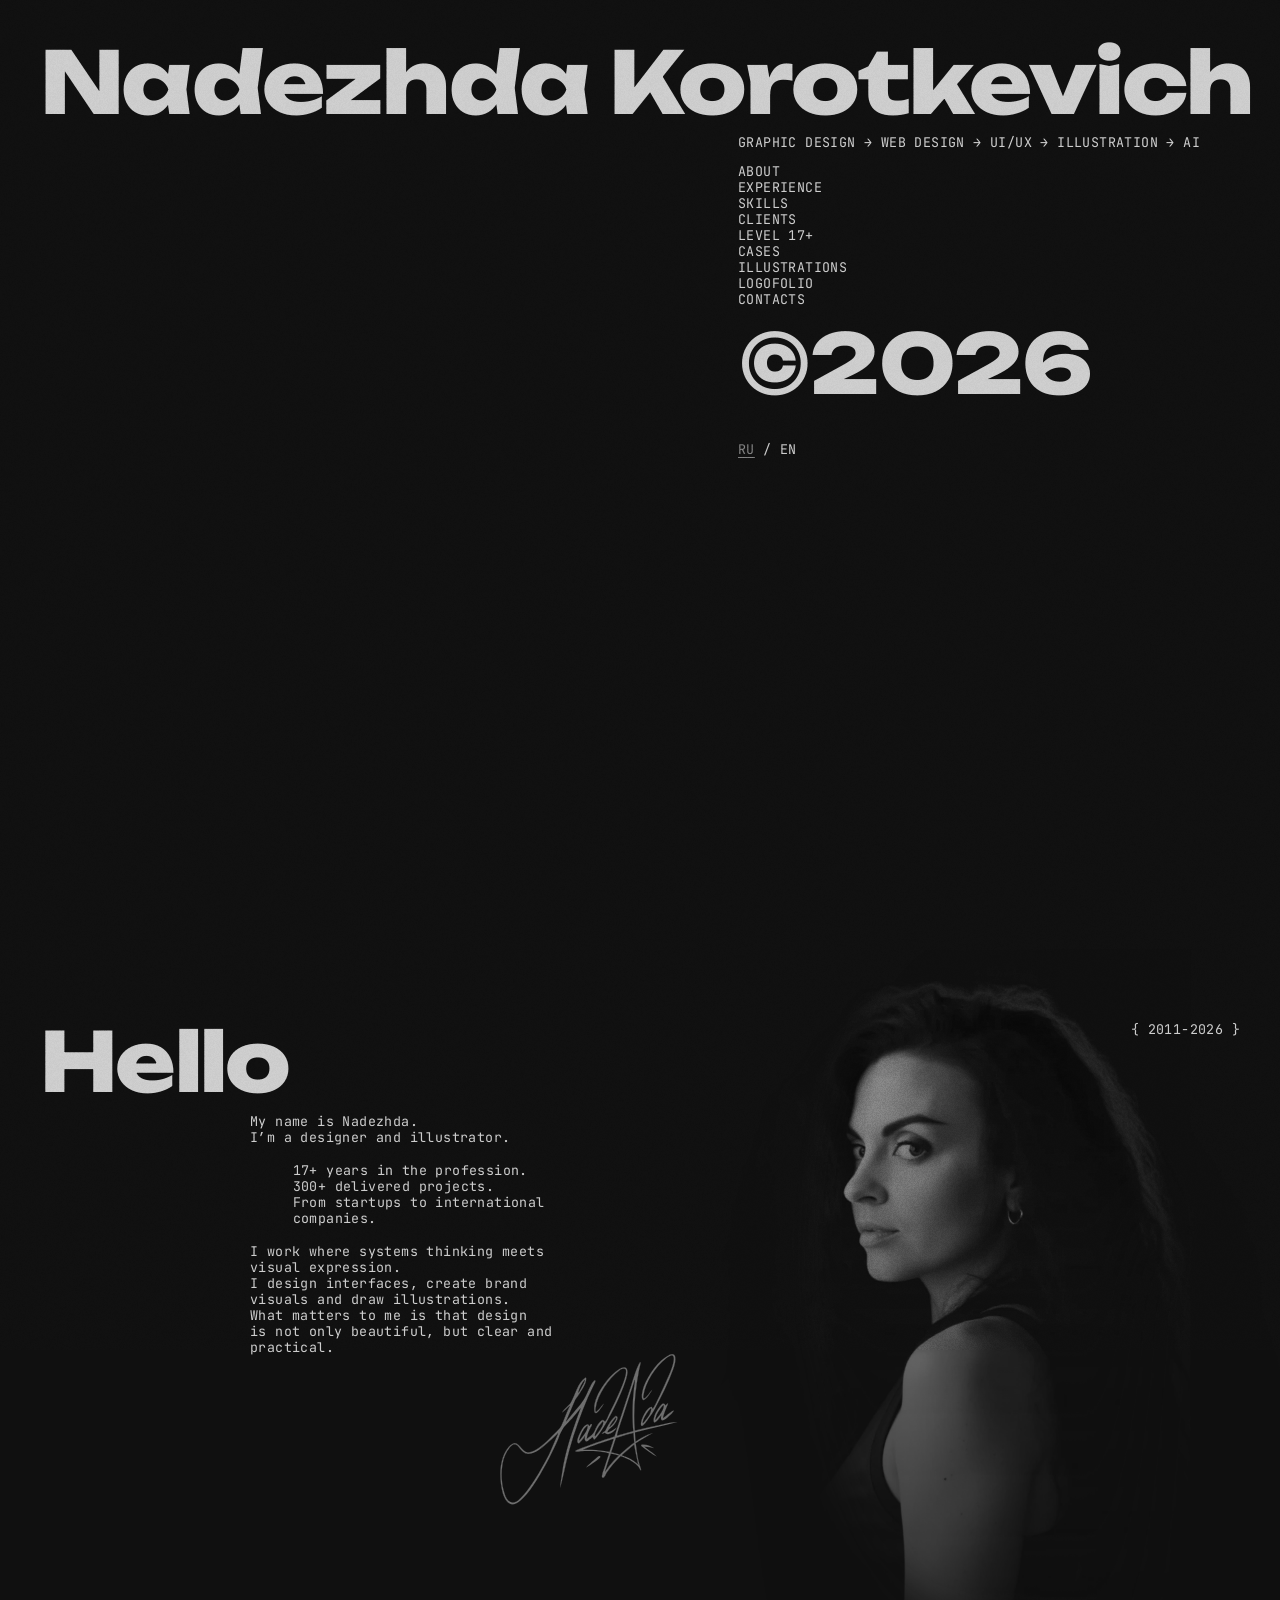
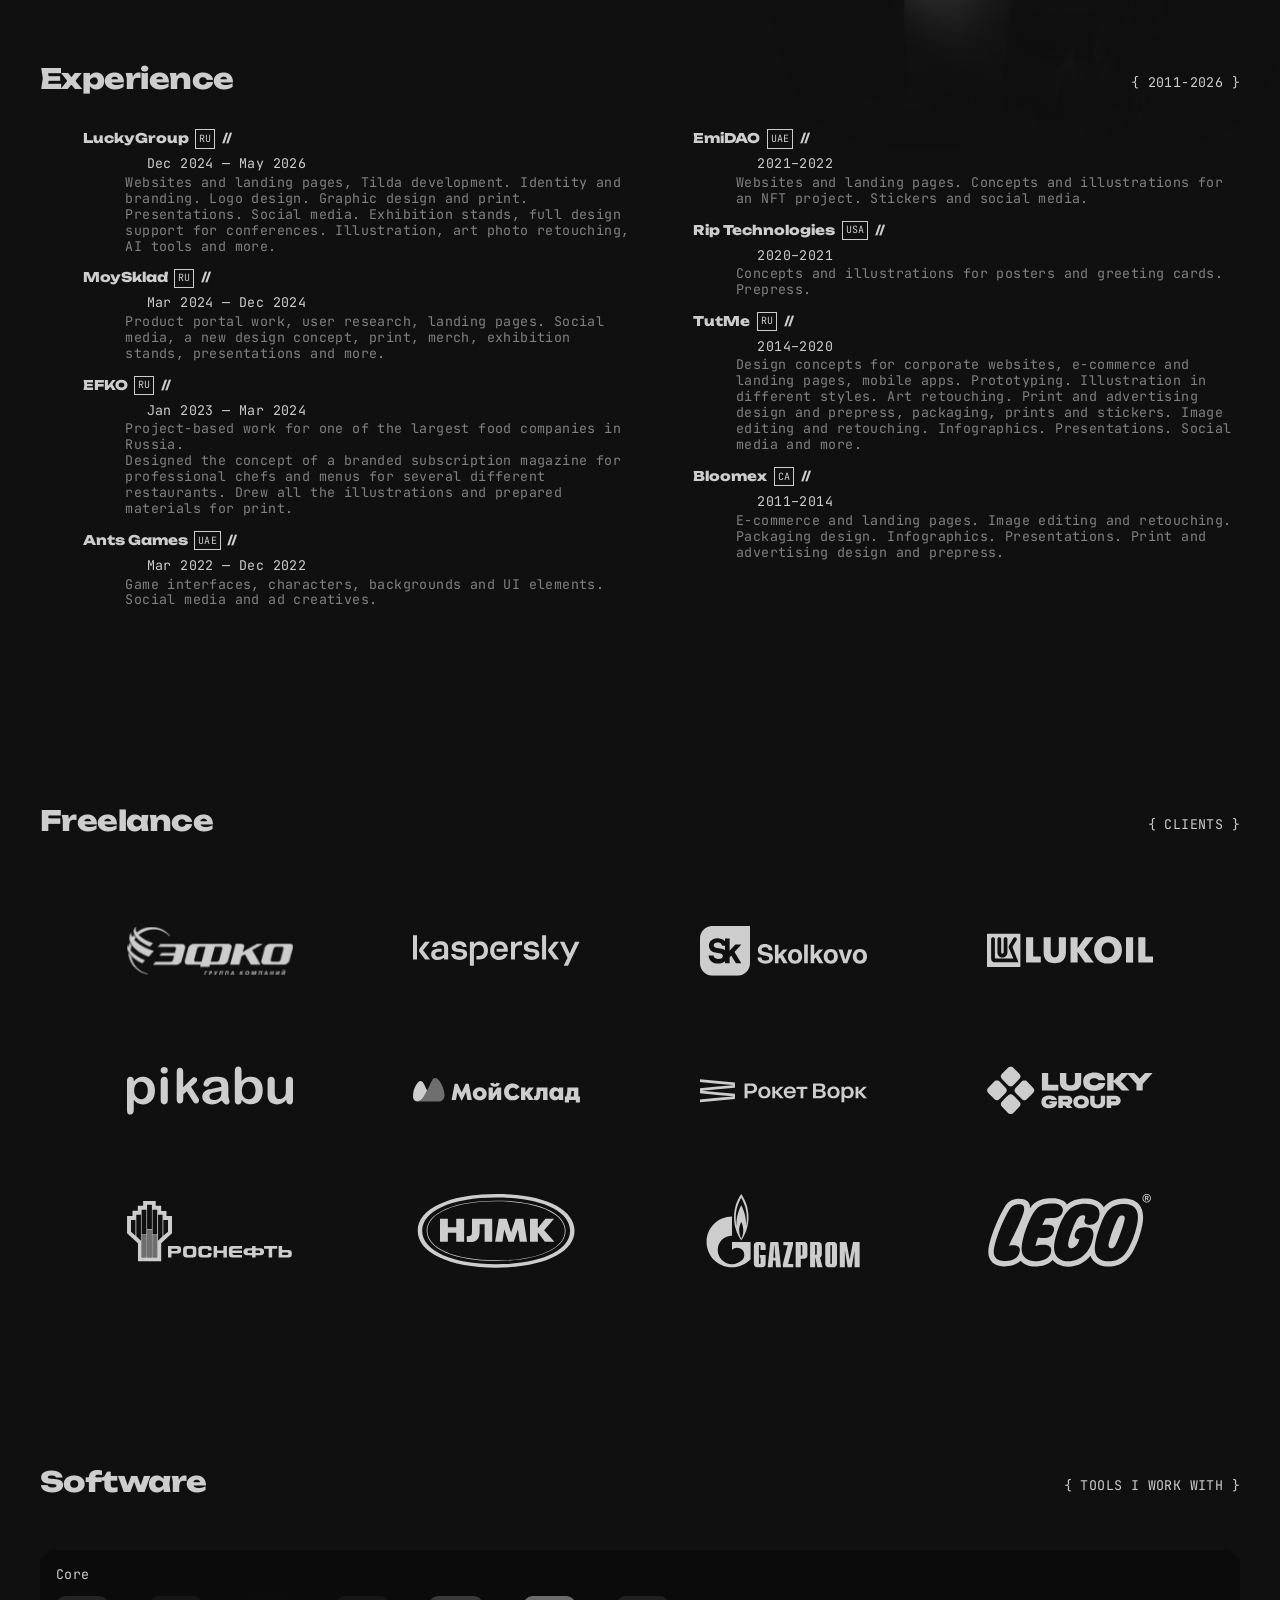
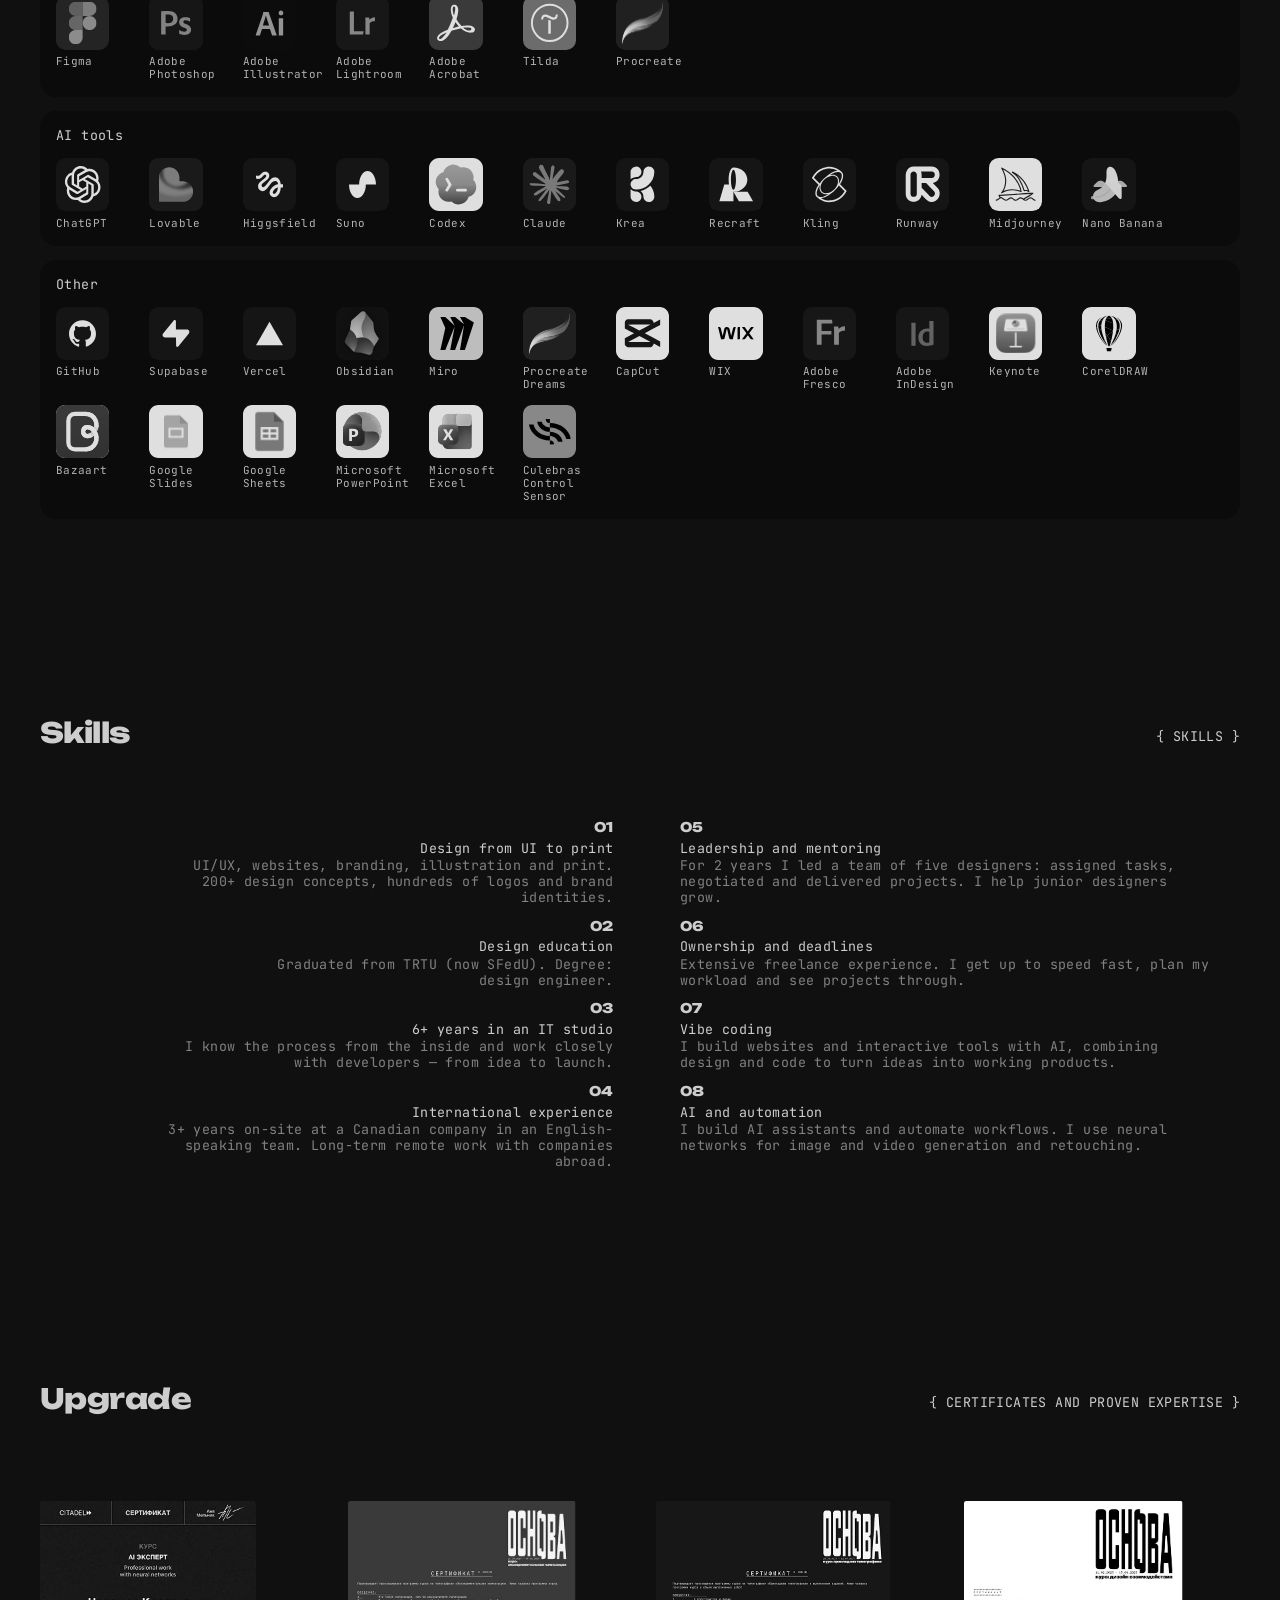
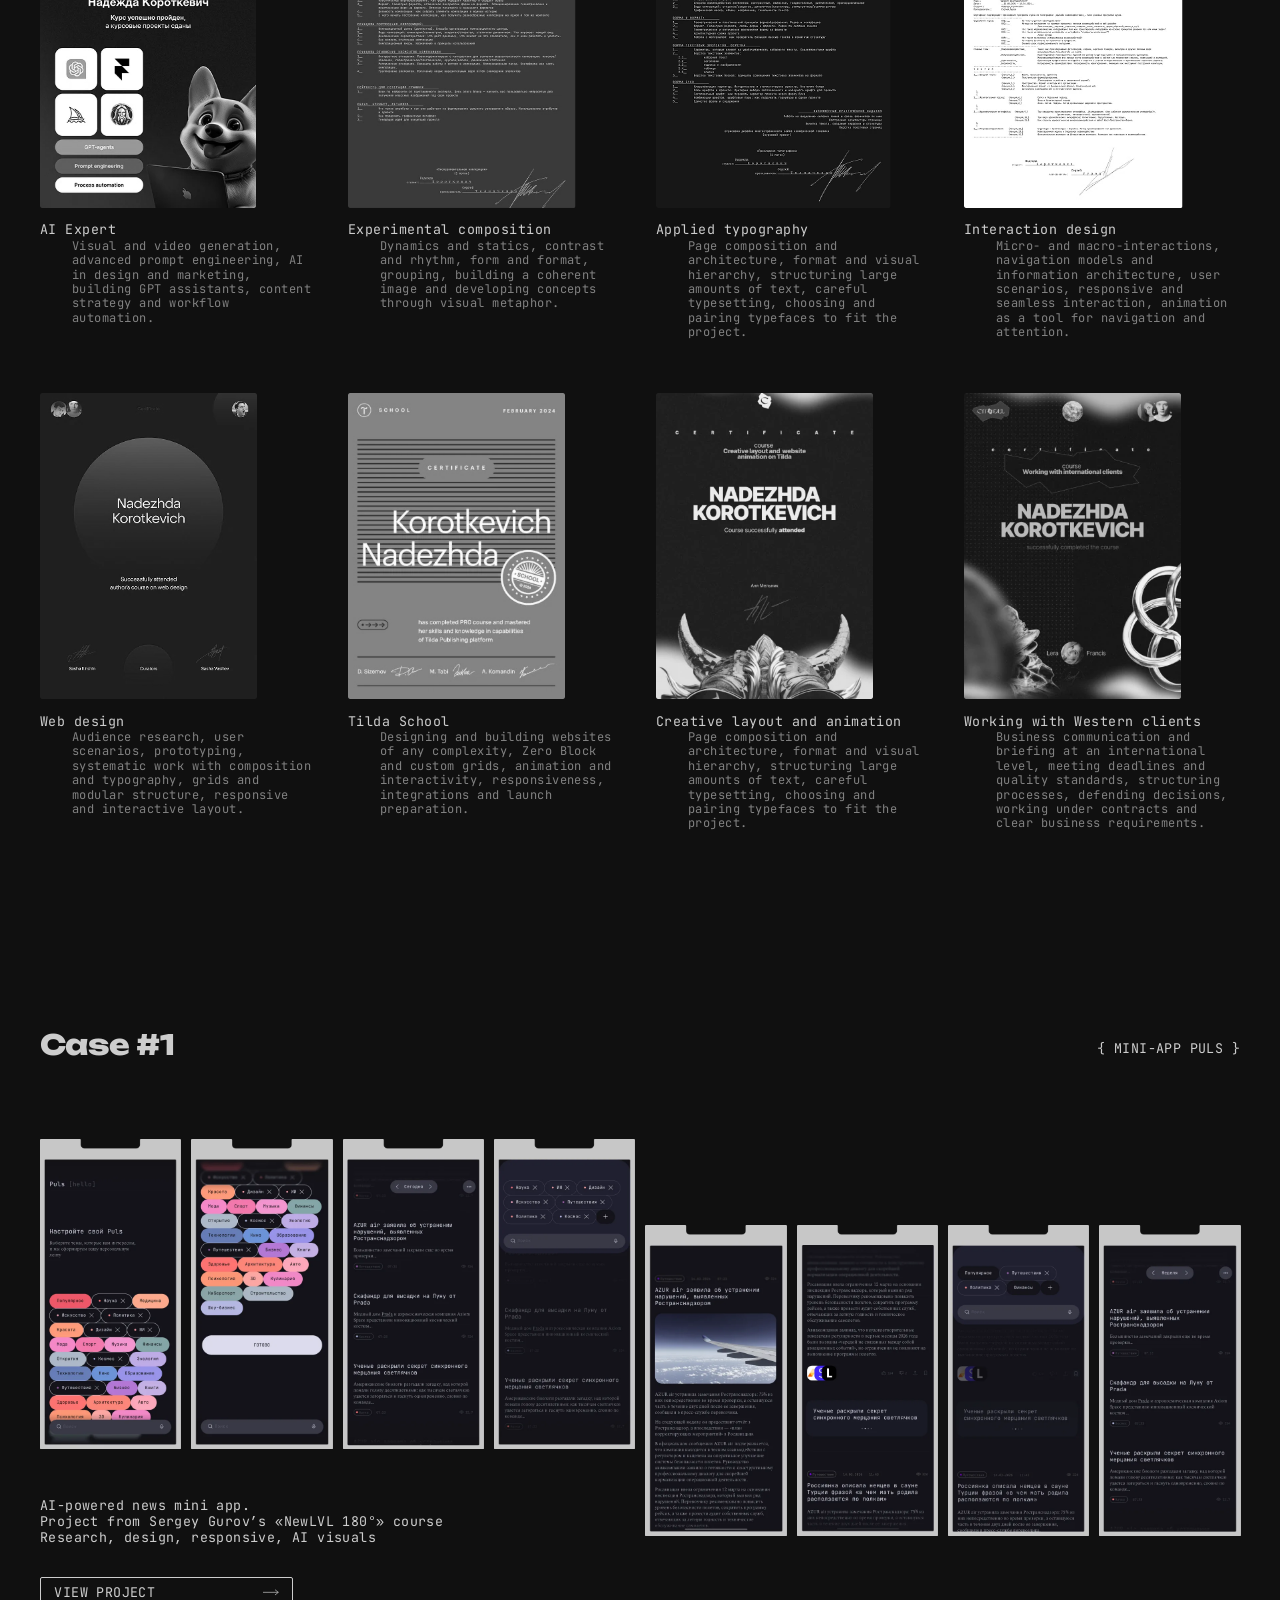
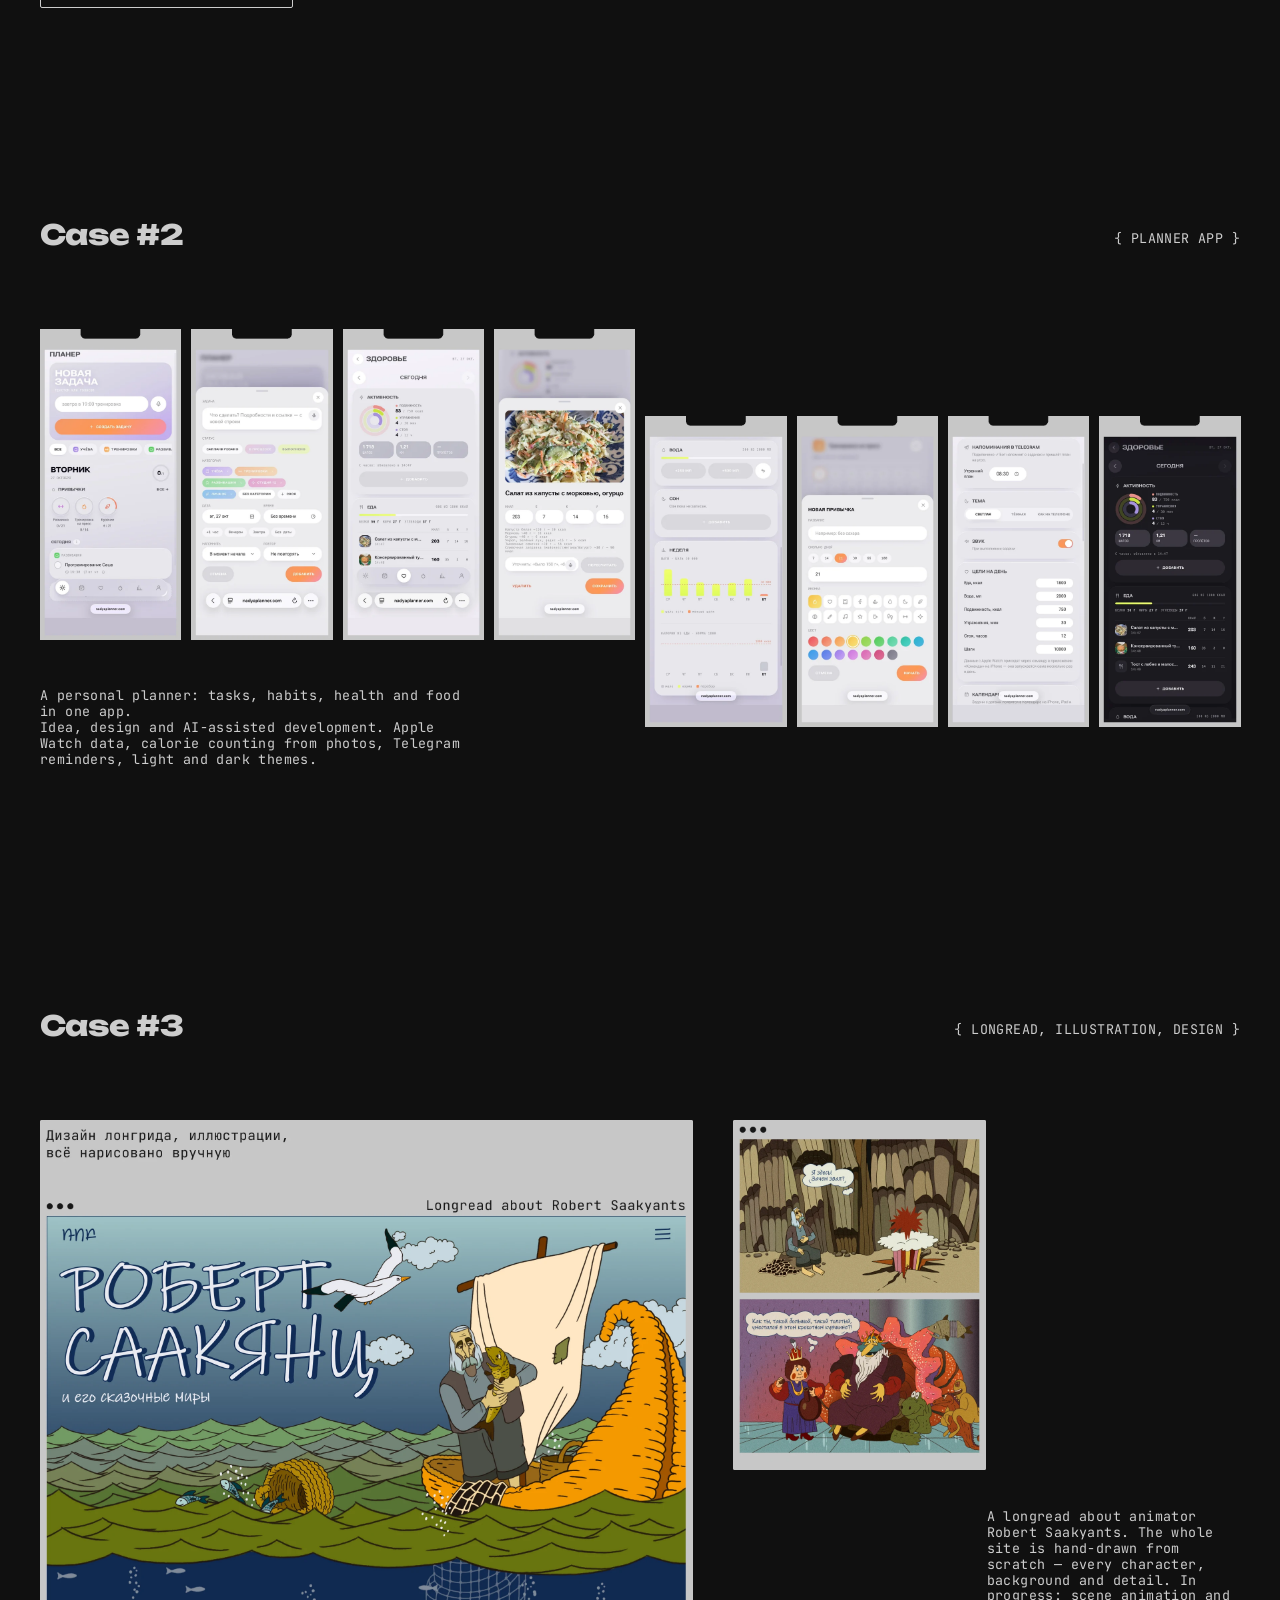
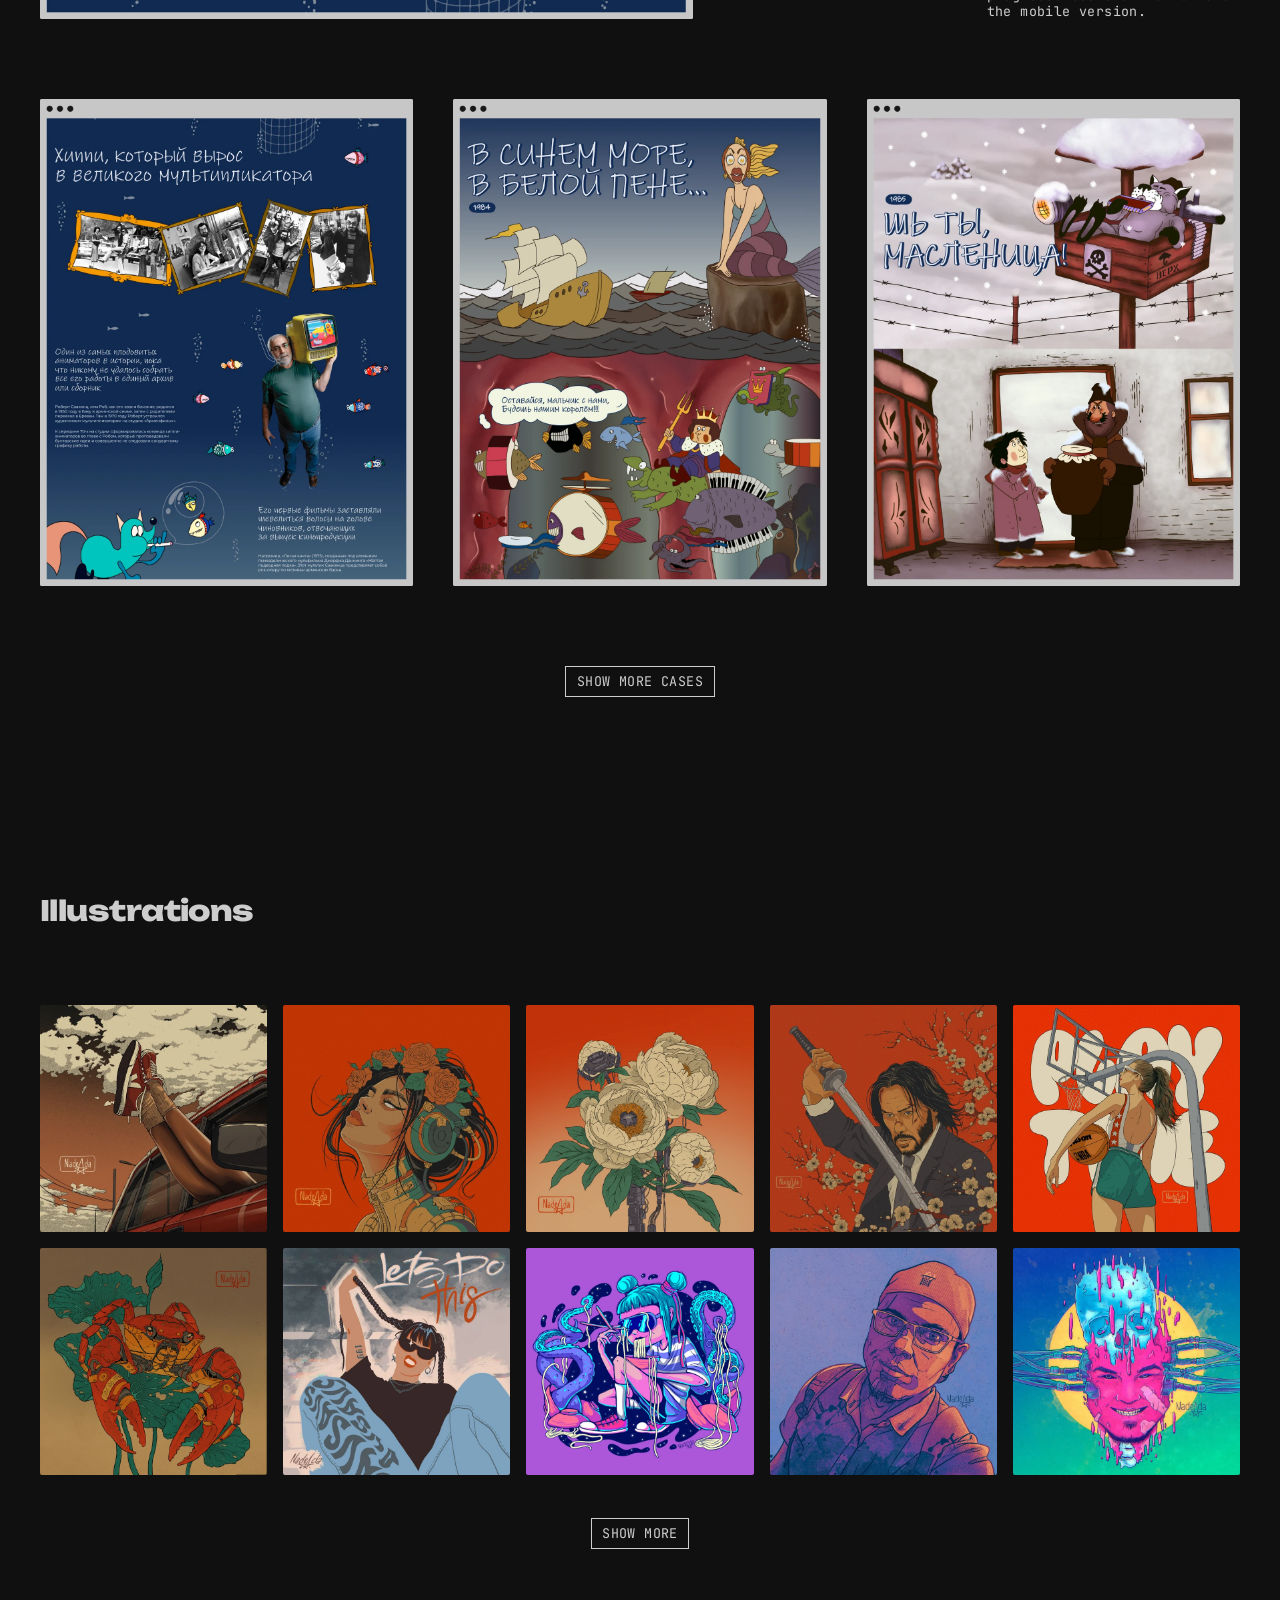
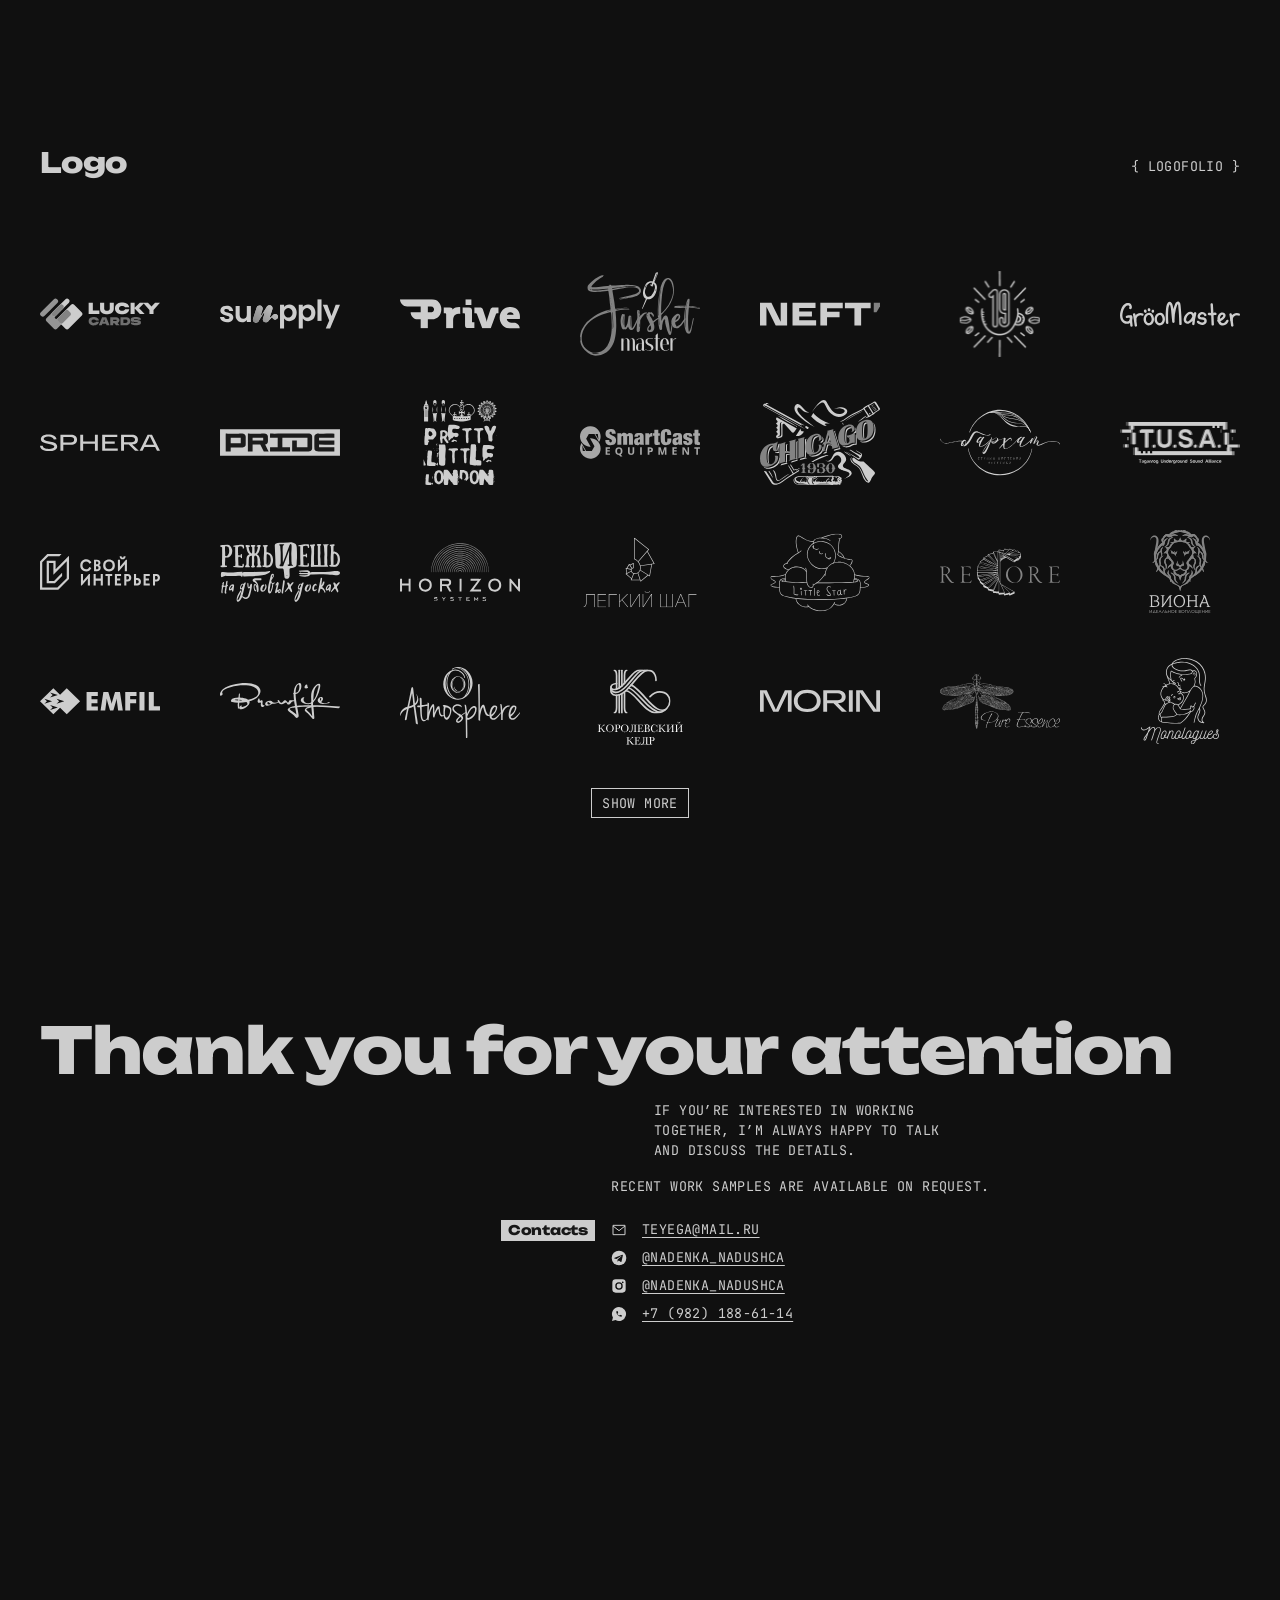
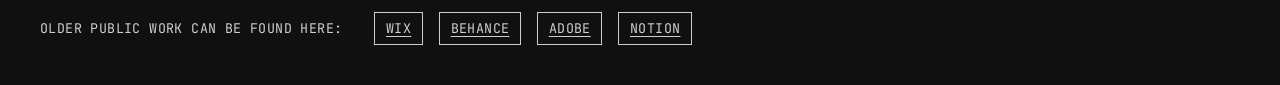
<file: en/index.html>
<!doctype html>
<html lang="en">
<head>
  <meta charset="utf-8">
  <meta name="viewport" content="width=device-width, initial-scale=1">
  <title>Nadezhda Korotkevich — graphic design, web design, UI/UX, illustration</title>
  <meta name="description" content="Portfolio of Nadezhda Korotkevich: graphic design, web design, UI/UX, illustration and AI. 17+ years of experience.">
  <meta name="theme-color" content="#101010">
  <link rel="preconnect" href="https://fonts.googleapis.com">
  <link rel="preconnect" href="https://fonts.gstatic.com" crossorigin>
  <link href="https://fonts.googleapis.com/css2?family=Unbounded:wght@800&family=JetBrains+Mono:wght@400&display=swap" rel="stylesheet">
  <link rel="icon" href="../assets/favicon/favicon.svg" type="image/svg+xml">
  <link rel="icon" href="../assets/favicon/favicon.ico" sizes="any">
  <link rel="apple-touch-icon" href="../assets/favicon/apple-touch-icon.png">
  <link rel="stylesheet" href="../style.css">
  <link rel="alternate" hreflang="ru" href="../">
</head>
<body>
  <div class="grain" aria-hidden="true"></div>
  <div class="glitch" aria-hidden="true"></div>
  <!-- Плавающее меню: квадратик справа сверху, раскрывается в MTV-стиле -->
  <button class="fab" type="button" aria-label="Open menu" aria-expanded="false" aria-controls="mtv">
    <span></span><span></span><span></span>
  </button>
  <a class="fab-cv" href="../cv/Korotkevich_Nadezhda_CV_EN.pdf" download aria-label="Download CV · PDF">CV</a>
  <div class="mtv" id="mtv" role="dialog" aria-modal="true" aria-label="Menu" inert>
    <canvas class="mtv__static" aria-hidden="true"></canvas>
    <div class="mtv__side mtv__side--l wave" aria-hidden="true"><i></i><i></i></div>
    <div class="mtv__side mtv__side--r wave" aria-hidden="true"><i></i><i></i></div>
    <div class="tv">
      <div class="tv__bars wave" aria-hidden="true"><i></i><i></i><i></i><i></i><i></i><i></i><i></i></div>
      <p class="tv__label" aria-hidden="true">NO SIGNAL</p>
      <nav class="mtv__nav" aria-label="Sections">
        <ul>
          <li style="--c:#f2f2f2;--i:0"><a href="#about"><span class="mtv__ch">CH 01</span>About</a></li>
          <li style="--c:#f5e23a;--i:1"><a href="#experience"><span class="mtv__ch">CH 02</span>Experience</a></li>
          <li style="--c:#4fe3e3;--i:2"><a href="#skills"><span class="mtv__ch">CH 03</span>Skills</a></li>
          <li style="--c:#4fdf4f;--i:3"><a href="#clients"><span class="mtv__ch">CH 04</span>Clients</a></li>
          <li style="--c:#e03fe0;--i:4"><a href="#upgrade"><span class="mtv__ch">CH 05</span>Level 17+</a></li>
          <li style="--c:#e23a3a;--i:5"><a href="#cases"><span class="mtv__ch">CH 06</span>Cases</a></li>
          <li style="--c:#3a4cf0;--i:6"><a href="#illustrations"><span class="mtv__ch">CH 07</span>Illustrations</a></li>
          <li style="--c:#f5e23a;--i:7"><a href="#logofolio"><span class="mtv__ch">CH 08</span>Logofolio</a></li>
          <li style="--c:#4fe3e3;--i:8"><a href="#contacts"><span class="mtv__ch">CH 09</span>Contacts</a></li>
        </ul>
        <div class="mtv__extra"><a href="../cv/Korotkevich_Nadezhda_CV_EN.pdf" download>Download CV · PDF</a><a data-lang-switch href="../" hreflang="ru">RU</a></div>
      </nav>
      <div class="tv__pluge wave" aria-hidden="true"><i></i><i></i><i></i><i></i><i></i><i></i><i></i></div>
    </div>
    <p class="mtv__foot" aria-hidden="true">Nadezhda Korotkevich · ©2026</p>
    <button class="mtv__close" type="button" aria-label="Close menu">
      <svg viewBox="0 0 40 40" aria-hidden="true"><path d="M9 9 31 31M31 9 9 31" fill="none" stroke="currentColor" stroke-width="3"/></svg>
    </button>
    <svg width="0" height="0" style="position:absolute" aria-hidden="true">
      <filter id="tv-wave" x="-10%" y="-10%" width="120%" height="120%">
        <feTurbulence type="fractalNoise" baseFrequency="0.001 0.022" numOctaves="1" seed="1"/>
        <feColorMatrix type="matrix" values="1 0 0 0 0  0 0 0 0 .5  0 0 0 0 0  0 0 0 0 1"/>
        <feDisplacementMap in="SourceGraphic" scale="34" xChannelSelector="R" yChannelSelector="G"/>
      </filter>
    </svg>
  </div>


  <div class="sky" aria-hidden="true">
    <div class="sky__layer sky__layer--1"></div>
    <div class="sky__layer sky__layer--1 sky__layer--echo"></div>
    <div class="sky__layer sky__layer--2"></div>
    <div class="sky__layer sky__layer--2 sky__layer--echo"></div>
    <div class="sky__layer sky__layer--3"></div>
    <div class="sky__layer sky__layer--3 sky__layer--echo"></div>
    <div class="sky__layer sky__layer--4"></div>
    <div class="sky__layer sky__layer--4 sky__layer--echo"></div>
  </div>

  <header class="hero" id="top">
    <div class="hero__clouds" aria-hidden="true"></div>

    <h1 class="hero__name">Nadezhda <br class="m-only">Korotkevich</h1>

    <p class="hero__roles overline">Graphic design → Web design → UI/UX → Illustration → AI</p>


    <nav class="hero__nav" id="nav" aria-label="Sections">
      <ul>
        <li><a href="#about">About</a></li>
        <li><a href="#experience">Experience</a></li>
        <li><a href="#skills">Skills</a></li>
        <li><a href="#clients">Clients</a></li>
        <li><a href="#upgrade">Level 17+</a></li>
        <li><a href="#cases">Cases</a></li>
        <li><a href="#illustrations">Illustrations</a></li>
        <li><a href="#logofolio">Logofolio</a></li>
        <li><a href="#contacts">Contacts</a></li>
      </ul>
    </nav>

    <p class="hero__year display" aria-hidden="true">©2026</p>
    <p class="hero__lang"><a data-lang-switch href="../" hreflang="ru">RU</a> / <b>EN</b></p>

  </header>

  <section class="about" id="about" aria-labelledby="about-title">
    <img class="about__photo" src="../assets/photo.webp" width="1920" height="1478" alt="Nadezhda Korotkevich, portrait" decoding="async">

    <h2 class="about__title display" id="about-title">Hello</h2>
    <p class="about__tag overline">{ 2011-2026 }</p>

    <div class="about__text">
      <p>My name is Nadezhda.<br>I’m a designer and illustrator.</p>
      <p class="about__facts">17+ years in the profession.<br>300+ delivered projects.<br>From startups to international companies.</p>
      <p class="about__long">I work where systems thinking meets visual expression.<br>I design interfaces, create brand visuals and draw illustrations.<br>What matters to me is that design<br>is not only beautiful, but clear and practical.</p>
    </div>

    <img class="about__sign" src="../assets/signature.svg" width="369" height="256" alt="" aria-hidden="true">
  </section>

  <section class="sec exp" id="experience" aria-labelledby="exp-title">
    <div class="sec__head">
      <h2 class="sec__title" id="exp-title">Experience</h2>
      <p class="sec__tag overline">{ 2011-2026 }</p>
    </div>

    <div class="exp__cols">
      <ul class="exp__col">
        <li class="job is-open">
          <button class="job__head" type="button" aria-expanded="true">
            <span class="job__company">LuckyGroup</span><span class="tag">RU</span><span class="job__sep">//</span><span class="job__icon" aria-hidden="true"></span>
          </button>
          <p class="job__date">Dec 2024 — May 2026</p>
          <p class="job__desc">Websites and landing pages, Tilda development. Identity and branding. Logo design. Graphic design and print. Presentations. Social media. Exhibition stands, full design support for conferences. Illustration, art photo retouching, AI tools and more.</p>
        </li>
        <li class="job">
          <button class="job__head" type="button" aria-expanded="false">
            <span class="job__company">MoySklad</span><span class="tag">RU</span><span class="job__sep">//</span><span class="job__icon" aria-hidden="true"></span>
          </button>
          <p class="job__date">Mar 2024 — Dec 2024</p>
          <p class="job__desc">Product portal work, user research, landing pages. Social media, a new design concept, print, merch, exhibition stands, presentations and more.</p>
        </li>
        <li class="job">
          <button class="job__head" type="button" aria-expanded="false">
            <span class="job__company">EFKO</span><span class="tag">RU</span><span class="job__sep">//</span><span class="job__icon" aria-hidden="true"></span>
          </button>
          <p class="job__date">Jan 2023 — Mar 2024</p>
          <p class="job__desc">Project-based work for one of the largest food companies in Russia.<br>Designed the concept of a branded subscription magazine for professional chefs and menus for several different restaurants. Drew all the illustrations and prepared materials for print.</p>
        </li>
        <li class="job">
          <button class="job__head" type="button" aria-expanded="false">
            <span class="job__company">Ants Games</span><span class="tag">UAE</span><span class="job__sep">//</span><span class="job__icon" aria-hidden="true"></span>
          </button>
          <p class="job__date">Mar 2022 — Dec 2022</p>
          <p class="job__desc">Game interfaces, characters, backgrounds and UI elements. Social media and ad creatives.</p>
        </li>
      </ul>

      <ul class="exp__col">
        <li class="job">
          <button class="job__head" type="button" aria-expanded="false">
            <span class="job__company">EmiDAO</span><span class="tag">UAE</span><span class="job__sep">//</span><span class="job__icon" aria-hidden="true"></span>
          </button>
          <p class="job__date">2021–2022</p>
          <p class="job__desc">Websites and landing pages. Concepts and illustrations for an NFT project. Stickers and social media.</p>
        </li>
        <li class="job">
          <button class="job__head" type="button" aria-expanded="false">
            <span class="job__company">Rip Technologies</span><span class="tag">USA</span><span class="job__sep">//</span><span class="job__icon" aria-hidden="true"></span>
          </button>
          <p class="job__date">2020–2021</p>
          <p class="job__desc">Concepts and illustrations for posters and greeting cards. Prepress.</p>
        </li>
        <li class="job">
          <button class="job__head" type="button" aria-expanded="false">
            <span class="job__company">TutMe</span><span class="tag">RU</span><span class="job__sep">//</span><span class="job__icon" aria-hidden="true"></span>
          </button>
          <p class="job__date">2014–2020</p>
          <p class="job__desc">Design concepts for corporate websites, e-commerce and landing pages, mobile apps. Prototyping. Illustration in different styles. Art retouching. Print and advertising design and prepress, packaging, prints and stickers. Image editing and retouching. Infographics. Presentations. Social media and more.</p>
        </li>
        <li class="job">
          <button class="job__head" type="button" aria-expanded="false">
            <span class="job__company">Bloomex</span><span class="tag">CA</span><span class="job__sep">//</span><span class="job__icon" aria-hidden="true"></span>
          </button>
          <p class="job__date">2011–2014</p>
          <p class="job__desc">E-commerce and landing pages. Image editing and retouching. Packaging design. Infographics. Presentations. Print and advertising design and prepress.</p>
        </li>
      </ul>
    </div>
  </section>

  <section class="sec clients" id="clients" aria-labelledby="clients-title">
    <div class="sec__head">
      <h2 class="sec__title" id="clients-title">Freelance</h2>
      <p class="sec__tag overline">{ Clients }</p>
    </div>
    <ul class="clients__grid">
        <li><img src="../assets/clients/efko.svg" width="250" height="110" alt="EFKO" loading="lazy"></li>
        <li><img src="../assets/clients/kaspersky.svg" width="250" height="110" alt="Kaspersky" loading="lazy"></li>
        <li><img src="../assets/clients/skolkovo.svg" width="250" height="110" alt="Skolkovo" loading="lazy"></li>
        <li><img src="../assets/clients/lukoil.svg" width="250" height="110" alt="Lukoil" loading="lazy"></li>
        <li><img src="../assets/clients/pikabu.svg" width="250" height="110" alt="Pikabu" loading="lazy"></li>
        <li><img src="../assets/clients/moysklad.svg" width="250" height="110" alt="MoySklad" loading="lazy"></li>
        <li><img src="../assets/clients/rocketwork.svg" width="250" height="110" alt="Rocket Work" loading="lazy"></li>
        <li><img src="../assets/clients/luckygroup.svg" width="250" height="110" alt="Lucky Group" loading="lazy"></li>
        <li><img src="../assets/clients/rosneft.svg" width="250" height="110" alt="Rosneft" loading="lazy"></li>
        <li><img src="../assets/clients/nlmk.svg" width="250" height="110" alt="NLMK" loading="lazy"></li>
        <li><img src="../assets/clients/gazprom.svg" width="250" height="110" alt="Gazprom" loading="lazy"></li>
        <li><img src="../assets/clients/lego.svg" width="250" height="110" alt="LEGO" loading="lazy"></li>
    </ul>
  </section>

  <section class="sec soft" id="soft" aria-labelledby="soft-title">
    <div class="sec__head">
      <h2 class="sec__title" id="soft-title">Software</h2>
      <p class="sec__tag overline"><span class="d-only">{ Tools I work with }</span><span class="m-only">{ Tools }</span></p>
    </div>
    <div class="soft__panels">
      <div class="soft__panel">
        <h3 class="soft__title">Core</h3>
        <ul class="soft__row">
          <li class="tool"><img src="../assets/soft/figma.svg" width="110" height="110" alt="" loading="lazy"><span>Figma</span></li>
          <li class="tool"><img src="../assets/soft/photoshop.svg" width="110" height="110" alt="" loading="lazy"><span>Adobe Photoshop</span></li>
          <li class="tool"><img src="../assets/soft/illustrator.svg" width="110" height="110" alt="" loading="lazy"><span>Adobe Illustrator</span></li>
          <li class="tool"><img src="../assets/soft/lightroom.svg" width="110" height="110" alt="" loading="lazy"><span>Adobe Lightroom</span></li>
          <li class="tool"><img src="../assets/soft/acrobat.svg" width="110" height="110" alt="" loading="lazy"><span>Adobe Acrobat</span></li>
          <li class="tool"><img src="../assets/soft/tilda.svg" width="110" height="110" alt="" loading="lazy"><span>Tilda</span></li>
          <li class="tool"><img src="../assets/soft/procreate.svg" width="110" height="110" alt="" loading="lazy"><span>Procreate</span></li>
        </ul>
        <div class="soft__bar" aria-hidden="true"><span></span></div>
      </div>
      <div class="soft__panel">
        <h3 class="soft__title">AI tools</h3>
        <ul class="soft__row">
          <li class="tool"><img src="../assets/soft/chatgpt.svg" width="110" height="110" alt="" loading="lazy"><span>ChatGPT</span></li>
          <li class="tool"><img src="../assets/soft/lovable.svg" width="110" height="110" alt="" loading="lazy"><span>Lovable</span></li>
          <li class="tool"><img src="../assets/soft/higgsfield.svg" width="110" height="110" alt="" loading="lazy"><span>Higgsfield</span></li>
          <li class="tool"><img src="../assets/soft/suno.svg" width="110" height="110" alt="" loading="lazy"><span>Suno</span></li>
          <li class="tool"><img src="../assets/soft/codex.svg" width="110" height="110" alt="" loading="lazy"><span>Codex</span></li>
          <li class="tool"><img src="../assets/soft/claude.svg" width="110" height="110" alt="" loading="lazy"><span>Claude</span></li>
          <li class="tool"><img src="../assets/soft/krea.svg" width="110" height="110" alt="" loading="lazy"><span>Krea</span></li>
          <li class="tool"><img src="../assets/soft/recraft.svg" width="110" height="110" alt="" loading="lazy"><span>Recraft</span></li>
          <li class="tool"><img src="../assets/soft/kling.svg" width="110" height="110" alt="" loading="lazy"><span>Kling</span></li>
          <li class="tool"><img src="../assets/soft/runway.svg" width="110" height="110" alt="" loading="lazy"><span>Runway</span></li>
          <li class="tool"><img src="../assets/soft/midjourney.svg" width="110" height="110" alt="" loading="lazy"><span>Midjourney</span></li>
          <li class="tool"><img src="../assets/soft/nanobanana.svg" width="110" height="110" alt="" loading="lazy"><span>Nano Banana</span></li>
        </ul>
        <div class="soft__bar" aria-hidden="true"><span></span></div>
      </div>
      <div class="soft__panel">
        <h3 class="soft__title">Other</h3>
        <ul class="soft__row">
          <li class="tool"><img src="../assets/soft/github.svg" width="110" height="110" alt="" loading="lazy"><span>GitHub</span></li>
          <li class="tool"><img src="../assets/soft/supabase.svg" width="110" height="110" alt="" loading="lazy"><span>Supabase</span></li>
          <li class="tool"><img src="../assets/soft/vercel.svg" width="110" height="110" alt="" loading="lazy"><span>Vercel</span></li>
          <li class="tool"><img src="../assets/soft/obsidian.svg" width="110" height="110" alt="" loading="lazy"><span>Obsidian</span></li>
          <li class="tool"><img src="../assets/soft/miro.svg" width="110" height="110" alt="" loading="lazy"><span>Miro</span></li>
          <li class="tool"><img src="../assets/soft/procreate-dreams.svg" width="110" height="110" alt="" loading="lazy"><span>Procreate Dreams</span></li>
          <li class="tool"><img src="../assets/soft/capcut.svg" width="110" height="110" alt="" loading="lazy"><span>CapCut</span></li>
          <li class="tool"><img src="../assets/soft/wix.svg" width="110" height="110" alt="" loading="lazy"><span>WIX</span></li>
          <li class="tool"><img src="../assets/soft/fresco.svg" width="110" height="110" alt="" loading="lazy"><span>Adobe Fresco</span></li>
          <li class="tool"><img src="../assets/soft/indesign.svg" width="110" height="110" alt="" loading="lazy"><span>Adobe InDesign</span></li>
          <li class="tool"><img src="../assets/soft/keynote.svg" width="110" height="110" alt="" loading="lazy"><span>Keynote</span></li>
          <li class="tool"><img src="../assets/soft/coreldraw.svg" width="110" height="110" alt="" loading="lazy"><span>CorelDRAW</span></li>
          <li class="tool"><img src="../assets/soft/bazaart.svg" width="110" height="110" alt="" loading="lazy"><span>Bazaart</span></li>
          <li class="tool"><img src="../assets/soft/google-slides.svg" width="110" height="110" alt="" loading="lazy"><span>Google Slides</span></li>
          <li class="tool"><img src="../assets/soft/google-sheets.svg" width="110" height="110" alt="" loading="lazy"><span>Google Sheets</span></li>
          <li class="tool"><img src="../assets/soft/powerpoint.svg" width="110" height="110" alt="" loading="lazy"><span>Microsoft PowerPoint</span></li>
          <li class="tool"><img src="../assets/soft/excel.svg" width="110" height="110" alt="" loading="lazy"><span>Microsoft Excel</span></li>
          <li class="tool"><img src="../assets/soft/culebras.svg" width="110" height="110" alt="" loading="lazy"><span>Culebras Control Sensor</span></li>
        </ul>
        <div class="soft__bar" aria-hidden="true"><span></span></div>
      </div>
    </div>
  </section>

  <section class="sec skills" id="skills" aria-labelledby="skills-title">
    <div class="sec__head">
      <h2 class="sec__title" id="skills-title">Skills</h2>
      <p class="sec__tag overline">{ Skills }</p>
    </div>
    <div class="skills__track" tabindex="0" aria-label="Skills, scroll sideways">
        <ol class="skills__col skills__col--left">
          <li class="skill"><span class="skill__num">01</span><p class="skill__title">Design from&nbsp;UI to&nbsp;print</p><p class="skill__desc">UI/UX, websites, branding, illustration and print. 200+ <span class="nw">design concepts</span>, hundreds of logos and brand identities.</p></li>
          <li class="skill"><span class="skill__num">02</span><p class="skill__title">Design education</p><p class="skill__desc">Graduated from TRTU (now SFedU). Degree: <span class="nw">design engineer</span>.</p></li>
          <li class="skill"><span class="skill__num">03</span><p class="skill__title">6+ years in&nbsp;an IT studio</p><p class="skill__desc">I know the process from the inside and work closely with developers&nbsp;— from idea to launch.</p></li>
          <li class="skill"><span class="skill__num">04</span><p class="skill__title">International experience</p><p class="skill__desc">3+ years on-site at a Canadian company in an English-speaking team. Long-term remote work with companies abroad.</p></li>
        </ol>
        <ol class="skills__col skills__col--right" start="5">
          <li class="skill"><span class="skill__num">05</span><p class="skill__title">Leadership and&nbsp;mentoring</p><p class="skill__desc">For 2 years I led a team of five designers: assigned tasks, negotiated and delivered projects. I help junior designers grow.</p></li>
          <li class="skill"><span class="skill__num">06</span><p class="skill__title">Ownership and&nbsp;deadlines</p><p class="skill__desc">Extensive freelance experience. I get up to speed fast, plan my workload and see projects through.</p></li>
          <li class="skill"><span class="skill__num">07</span><p class="skill__title">Vibe coding</p><p class="skill__desc">I build websites and interactive tools with AI, combining design and code to turn ideas into working products.</p></li>
          <li class="skill"><span class="skill__num">08</span><p class="skill__title">AI and&nbsp;automation</p><p class="skill__desc">I build <span class="nw">AI assistants</span> and automate workflows. I use neural networks for image and video generation and retouching.</p></li>
        </ol>
    </div>
    <div class="skills__nav">
      <button class="skills__arrow" type="button" data-dir="-1" aria-label="Previous skill">
        <svg viewBox="0 0 14 14" aria-hidden="true"><path d="M13 7H1M6 2 1 7l5 5" fill="none" stroke="currentColor" stroke-width="1"/></svg>
      </button>
      <button class="skills__arrow" type="button" data-dir="1" aria-label="Next skill">
        <svg viewBox="0 0 14 14" aria-hidden="true"><path d="M1 7h12M8 2l5 5-5 5" fill="none" stroke="currentColor" stroke-width="1"/></svg>
      </button>
    </div>
  </section>

  <section class="sec upgrade" id="upgrade" aria-labelledby="upgrade-title">
    <div class="sec__head">
      <h2 class="sec__title" id="upgrade-title">Upgrade</h2>
      <p class="sec__tag overline"><span class="d-only">{ Certificates and proven expertise }</span><span class="m-only">{ Certificates }</span></p>
    </div>
    <div class="certs" aria-label="Certificates">
      <figure class="cert">
        <img src="../assets/certs/ai-expert.webp" width="324" height="460" alt="Certificate: AI Expert" loading="lazy">
        <figcaption><p class="cert__title">AI Expert</p><p class="cert__desc">Visual and video generation, advanced prompt engineering, AI in design and marketing, building GPT assistants, content strategy and workflow automation.</p></figcaption>
      </figure>
      <figure class="cert">
        <img src="../assets/certs/composition.webp" width="342" height="460" alt="Certificate: Experimental composition" loading="lazy">
        <figcaption><p class="cert__title">Experimental composition</p><p class="cert__desc">Dynamics and statics, contrast and rhythm, form and format, grouping, building a coherent image and developing concepts through visual metaphor.</p></figcaption>
      </figure>
      <figure class="cert">
        <img src="../assets/certs/typography.webp" width="353" height="460" alt="Certificate: Applied typography" loading="lazy">
        <figcaption><p class="cert__title">Applied typography</p><p class="cert__desc">Page composition and architecture, format and visual hierarchy, structuring large amounts of text, careful typesetting, choosing and pairing typefaces to fit the project.</p></figcaption>
      </figure>
      <figure class="cert">
        <img src="../assets/certs/interaction.webp" width="328" height="460" alt="Certificate: Interaction design" loading="lazy">
        <figcaption><p class="cert__title">Interaction design</p><p class="cert__desc">Micro- and macro-interactions, navigation models and information architecture, user scenarios, responsive and seamless interaction, animation as a tool for navigation and attention.</p></figcaption>
      </figure>
      <figure class="cert">
        <img src="../assets/certs/web-design.webp" width="324" height="458" alt="Certificate: Web design" loading="lazy">
        <figcaption><p class="cert__title">Web design</p><p class="cert__desc">Audience research, user scenarios, prototyping, systematic work with composition and typography, grids and modular structure, responsive and interactive layout.</p></figcaption>
      </figure>
      <figure class="cert">
        <img src="../assets/certs/tilda-school.webp" width="324" height="458" alt="Certificate: Tilda School" loading="lazy">
        <figcaption><p class="cert__title">Tilda School</p><p class="cert__desc">Designing and building websites of any complexity, Zero Block and custom grids, animation and interactivity, responsiveness, integrations and launch preparation.</p></figcaption>
      </figure>
      <figure class="cert">
        <img src="../assets/certs/creative-layout.webp" width="324" height="458" alt="Certificate: Creative layout and animation" loading="lazy">
        <figcaption><p class="cert__title">Creative layout and&nbsp;animation</p><p class="cert__desc">Page composition and architecture, format and visual hierarchy, structuring large amounts of text, careful typesetting, choosing and pairing typefaces to fit the project.</p></figcaption>
      </figure>
      <figure class="cert">
        <img src="../assets/certs/western-clients.webp" width="324" height="458" alt="Certificate: Working with Western clients" loading="lazy">
        <figcaption><p class="cert__title">Working with&nbsp;Western clients</p><p class="cert__desc">Business communication and briefing at an international level, meeting deadlines and quality standards, structuring processes, defending decisions, working under contracts and clear business requirements.</p></figcaption>
      </figure>
    </div>
    <div class="certs__caption" aria-live="polite"></div>
    <p class="certs__hint">tap the stack to flip through</p>
  </section>

  <div class="cases" id="cases">
    <section class="sec case case--app" id="case-1" aria-labelledby="case1-title">
      <div class="sec__head">
        <h2 class="sec__title" id="case1-title">Case #1</h2>
        <p class="sec__tag overline">{ Mini-app PULS }</p>
      </div>
      <div class="case__app">
        <ul class="case__phones">
        <li><img src="../assets/cases/case1-phone-1.webp" width="212" height="466" alt="Puls, screen 1" loading="lazy"></li>
        <li><img src="../assets/cases/case1-phone-2.webp" width="212" height="466" alt="Puls, screen 2" loading="lazy"></li>
        <li><img src="../assets/cases/case1-phone-3.webp" width="212" height="466" alt="Puls, screen 3" loading="lazy"></li>
        <li><img src="../assets/cases/case1-phone-4.webp" width="212" height="466" alt="Puls, screen 4" loading="lazy"></li>
        <li><img src="../assets/cases/case1-phone-5.webp" width="212" height="466" alt="Puls, screen 5" loading="lazy"></li>
        <li><img src="../assets/cases/case1-phone-6.webp" width="212" height="466" alt="Puls, screen 6" loading="lazy"></li>
        <li><img src="../assets/cases/case1-phone-7.webp" width="212" height="466" alt="Puls, screen 7" loading="lazy"></li>
        <li><img src="../assets/cases/case1-phone-8.webp" width="212" height="466" alt="Puls, screen 8" loading="lazy"></li>
        </ul>
        <div class="case__app-info">
          <p class="case__app-desc">AI-powered news mini app.<br>Project from Sergey Gurov’s «NewLVL 180°» course<br>Research, design, responsive, <span class="nw">AI visuals</span></p>
          <a class="btn" href="https://claude.ai/artifact/TF28bd89AThMX5VaNzPmzE" target="_blank" rel="noopener">View project <svg viewBox="0 0 24 10" aria-hidden="true"><path d="M0 5h23M18 1l5 4-5 4" fill="none" stroke="currentColor" stroke-width="1"/></svg></a>
        </div>
      </div>
    </section>
    <section class="sec case case--app" id="case-2" aria-labelledby="case2-title">
      <div class="sec__head">
        <h2 class="sec__title" id="case2-title">Case #2</h2>
        <p class="sec__tag overline">{ Planner app }</p>
      </div>
      <div class="case__app">
        <ul class="case__phones">
        <li><img src="../assets/cases/case10-phone-1.webp" width="212" height="466" alt="Planner: home" loading="lazy"></li>
        <li><img src="../assets/cases/case10-phone-2.webp" width="212" height="466" alt="Planner: new task" loading="lazy"></li>
        <li><img src="../assets/cases/case10-phone-3.webp" width="212" height="466" alt="Planner: health — activity and food" loading="lazy"></li>
        <li><img src="../assets/cases/case10-phone-4.webp" width="212" height="466" alt="Planner: food from a photo — AI counts calories" loading="lazy"></li>
        <li><img src="../assets/cases/case10-phone-5.webp" width="212" height="466" alt="Planner: water, sleep and week" loading="lazy"></li>
        <li><img src="../assets/cases/case10-phone-6.webp" width="212" height="466" alt="Planner: new habit" loading="lazy"></li>
        <li><img src="../assets/cases/case10-phone-7.webp" width="212" height="466" alt="Planner: settings and goals" loading="lazy"></li>
        <li><img src="../assets/cases/case10-phone-8.webp" width="212" height="466" alt="Planner: dark theme" loading="lazy"></li>
        </ul>
        <div class="case__app-info">
          <p class="case__app-desc">A personal planner: tasks, habits, health and food in one app.<br>Idea, design and AI-assisted development. Apple Watch data, calorie counting from photos, Telegram reminders, light and dark themes.</p>
        </div>
      </div>
    </section>
    <section class="sec case case--nophone" id="case-3" aria-labelledby="case3-title">
      <div class="sec__head">
        <h2 class="sec__title" id="case3-title">Case #3</h2>
        <p class="sec__tag overline">{ Longread, illustration, design }</p>
      </div>
      <div class="case__stage">
        <img class="case__main" src="../assets/cases/case6-main.webp" width="979" height="749" alt="Longread «Robert Saakyants and his fairy-tale worlds»: first screen" loading="lazy">
        <div class="case__side">
          <img class="case__collage" src="../assets/cases/case6-collage.webp" width="380" height="525" alt="Longread about Robert Saakyants: hand-drawn scenes" loading="lazy">
          <p class="case__desc">A longread about animator Robert Saakyants. The whole site is hand-drawn from scratch&nbsp;— every character, background and detail. In progress: scene animation and the mobile version.</p>
        </div>
      </div>
      <ul class="case__cards">
        <li><img src="../assets/cases/case6-card-1.webp" width="560" height="730" alt="Longread: «The hippie who became a great animator»" loading="lazy"></li>
        <li><img src="../assets/cases/case6-card-2.webp" width="560" height="730" alt="Longread: «In the blue sea, in the white foam…»" loading="lazy"></li>
        <li><img src="../assets/cases/case6-card-3.webp" width="560" height="730" alt="Longread: «Oh my, Maslenitsa!»" loading="lazy"></li>
      </ul>
    </section>
    <section class="sec case" id="case-4" aria-labelledby="case4-title">
      <div class="sec__head">
        <h2 class="sec__title" id="case4-title">Case #4</h2>
        <p class="sec__tag overline">{ Website, social media, merch, venue design }</p>
      </div>
      <div class="case__stage">
        <img class="case__main" src="../assets/cases/case2-main.webp" width="979" height="749" alt="CPA LiFE FEST: website home screen" loading="lazy">
        <img class="case__phone" src="../assets/cases/case2-phone.webp" width="300" height="599" alt="CPA LiFE FEST: mobile version" loading="lazy">
        <div class="case__side">
          <img class="case__collage" src="../assets/cases/case2-collage.webp" width="380" height="525" alt="CPA LiFE FEST: social media and print" loading="lazy">
          <p class="case__desc">Full design support for a festival. Concept. Branding. Social media. Presentations for partners and participants. Merch. Advertising materials. Venue map.</p>
          <a class="btn" href="https://cpa-life.info/page64443571.html" target="_blank" rel="noopener">View project <svg viewBox="0 0 24 10" aria-hidden="true"><path d="M0 5h23M18 1l5 4-5 4" fill="none" stroke="currentColor" stroke-width="1"/></svg></a>
        </div>
      </div>
      <ul class="case__cards">
        <li><img src="../assets/cases/case2-card-1.webp" width="560" height="866" alt="CPA LiFE FEST: layout 1" loading="lazy"></li>
        <li><img src="../assets/cases/case2-card-2.webp" width="560" height="866" alt="CPA LiFE FEST: layout 2" loading="lazy"></li>
        <li><img src="../assets/cases/case2-card-3.webp" width="560" height="866" alt="CPA LiFE FEST: layout 3" loading="lazy"></li>
      </ul>
    </section>
    <section class="sec case" id="case-5" aria-labelledby="case5-title">
      <div class="sec__head">
        <h2 class="sec__title" id="case5-title">Case #5</h2>
        <p class="sec__tag overline">{ Logo, website, identity, social media, merch }</p>
      </div>
      <div class="case__stage">
        <img class="case__main" src="../assets/cases/case3-main.webp" width="979" height="749" alt="LuckyCards: website home screen" loading="lazy">
        <img class="case__phone" src="../assets/cases/case3-phone.webp" width="300" height="599" alt="LuckyCards: mobile version" loading="lazy">
        <div class="case__side">
          <img class="case__collage" src="../assets/cases/case3-collage.webp" width="380" height="525" alt="LuckyCards: social media and print" loading="lazy">
          <p class="case__desc">Logo and identity design. Bank card design. Social media.</p>
          <a class="btn" href="https://luckycards.io/" target="_blank" rel="noopener">View project <svg viewBox="0 0 24 10" aria-hidden="true"><path d="M0 5h23M18 1l5 4-5 4" fill="none" stroke="currentColor" stroke-width="1"/></svg></a>
        </div>
      </div>
      <ul class="case__cards">
        <li><img src="../assets/cases/case3-card-1.webp" width="560" height="866" alt="LuckyCards: layout 1" loading="lazy"></li>
        <li><img src="../assets/cases/case3-card-2.webp" width="560" height="866" alt="LuckyCards: layout 2" loading="lazy"></li>
        <li><img src="../assets/cases/case3-card-3.webp" width="560" height="866" alt="LuckyCards: layout 3" loading="lazy"></li>
      </ul>
    </section>
    <section class="sec case" id="case-6" aria-labelledby="case6-title">
      <div class="sec__head">
        <h2 class="sec__title" id="case6-title">Case #6</h2>
        <p class="sec__tag overline">{ Logo, website, identity, social media, merch }</p>
      </div>
      <div class="case__stage">
        <img class="case__main" src="../assets/cases/case4-main.webp" width="979" height="749" alt="LuckyOnline: website home screen" loading="lazy">
        <img class="case__phone" src="../assets/cases/case4-phone.webp" width="300" height="599" alt="LuckyOnline: mobile version" loading="lazy">
        <div class="case__side">
          <img class="case__collage" src="../assets/cases/case4-collage.webp" width="380" height="525" alt="LuckyOnline: social media and print" loading="lazy">
          <p class="case__desc">Social media. Presentations. Merch. Advertising materials. Design support for conferences, exhibition stands.</p>
          <a class="btn" href="https://project13610873.tilda.ws/" target="_blank" rel="noopener">View project <svg viewBox="0 0 24 10" aria-hidden="true"><path d="M0 5h23M18 1l5 4-5 4" fill="none" stroke="currentColor" stroke-width="1"/></svg></a>
        </div>
      </div>
      <ul class="case__cards">
        <li><img src="../assets/cases/case4-card-1.webp" width="560" height="866" alt="LuckyOnline: layout 1" loading="lazy"></li>
        <li><img src="../assets/cases/case4-card-2.webp" width="560" height="866" alt="LuckyOnline: layout 2" loading="lazy"></li>
        <li><img src="../assets/cases/case4-card-3.webp" width="560" height="866" alt="LuckyOnline: layout 3" loading="lazy"></li>
      </ul>
    </section>
    <section class="sec case" id="case-7" aria-labelledby="case7-title">
      <div class="sec__head">
        <h2 class="sec__title" id="case7-title">Case #7</h2>
        <p class="sec__tag overline">{ Website design, UI/UX, responsive, illustration }</p>
      </div>
      <div class="case__stage">
        <img class="case__main" src="../assets/cases/case11-main.webp" width="979" height="749" alt="EstateBlock: home page" loading="lazy">
        <img class="case__phone" src="../assets/cases/case11-phone.webp" width="300" height="599" alt="EstateBlock: mobile version" loading="lazy">
        <div class="case__side">
          <img class="case__collage" src="../assets/cases/case11-collage.webp" width="380" height="525" alt="EstateBlock: hero illustrations" loading="lazy">
          <p class="case__desc">Real estate search website for Vancouver and British Columbia, Canada. Home page, city pages, listing page, home valuation, responsive layout. All illustrations and icons are drawn by me.</p>
          <a class="btn" href="https://www.estateblock.com/" target="_blank" rel="noopener">View project <svg viewBox="0 0 24 10" aria-hidden="true"><path d="M0 5h23M18 1l5 4-5 4" fill="none" stroke="currentColor" stroke-width="1"/></svg></a>
        </div>
      </div>
      <ul class="case__cards">
        <li><img src="../assets/cases/case11-card-1.webp" width="560" height="866" alt="EstateBlock: listings, benefits, map" loading="lazy"></li>
        <li><img src="../assets/cases/case11-card-2.webp" width="560" height="866" alt="EstateBlock: Vancouver city page" loading="lazy"></li>
        <li><img src="../assets/cases/case11-card-3.webp" width="560" height="866" alt="EstateBlock: listing page" loading="lazy"></li>
      </ul>
    </section>
    <section class="sec case case--solo" id="case-8" aria-labelledby="case8-title">
      <div class="sec__head">
        <h2 class="sec__title" id="case8-title">Case #8</h2>
        <p class="sec__tag overline">{ Landing page redesign, UI/UX, responsive, <span class="nw">3D visuals</span> }</p>
      </div>
      <div class="case__stage">
        <img class="case__main" src="../assets/cases/case5-main.webp" width="979" height="749" alt="MoySklad: landing home screen" loading="lazy">
        <img class="case__phone" src="../assets/cases/case5-phone.webp" width="300" height="599" alt="MoySklad: mobile version" loading="lazy">
        <div class="case__side">
          <p class="case__desc">Redesign of the MoySklad home page&nbsp;— a cloud service for retail, inventory and CRM. New structure and interface, responsive for all screens, <span class="nw">3D visuals</span>.</p>
        </div>
      </div>
      <ul class="case__cards">
        <li><img src="../assets/cases/case5-card-1.webp" width="560" height="866" alt="MoySklad: audiences and free plan sections" loading="lazy"></li>
        <li><img src="../assets/cases/case5-card-2.webp" width="560" height="866" alt="MoySklad: reviews and benefits" loading="lazy"></li>
        <li><img src="../assets/cases/case5-card-3.webp" width="560" height="866" alt="MoySklad: integrations and mobile app" loading="lazy"></li>
      </ul>
    </section>
    <section class="sec case case--solo" id="case-9" aria-labelledby="case9-title">
      <div class="sec__head">
        <h2 class="sec__title" id="case9-title">Case #9</h2>
        <p class="sec__tag overline">{ Multi-page website, UI/UX, responsive }</p>
      </div>
      <div class="case__stage">
        <img class="case__main" src="../assets/cases/case8-main.webp" width="979" height="749" alt="Andreev School: home page" loading="lazy">
        <img class="case__phone" src="../assets/cases/case8-phone.webp" width="300" height="599" alt="Andreev School: mobile version" loading="lazy">
        <div class="case__side">
          <p class="case__desc">Website for Oleg Andreev’s speed-reading school. Home page, course and pricing pages, schedule, reading speed test, personal account and checkout. Tablet and mobile layouts.</p>
          <a class="btn" href="https://fastread.ru/" target="_blank" rel="noopener">View project <svg viewBox="0 0 24 10" aria-hidden="true"><path d="M0 5h23M18 1l5 4-5 4" fill="none" stroke="currentColor" stroke-width="1"/></svg></a>
        </div>
      </div>
      <ul class="case__cards">
        <li><img src="../assets/cases/case8-card-1.webp" width="560" height="866" alt="Andreev School: programs" loading="lazy"></li>
        <li><img src="../assets/cases/case8-card-2.webp" width="560" height="866" alt="Andreev School: pricing" loading="lazy"></li>
        <li><img src="../assets/cases/case8-card-3.webp" width="560" height="866" alt="Andreev School: about the method" loading="lazy"></li>
      </ul>
    </section>
    <section class="sec case" id="case-10" aria-labelledby="case10-title">
      <div class="sec__head">
        <h2 class="sec__title" id="case10-title">Case #10</h2>
        <p class="sec__tag overline">{ Website design, UI/UX }</p>
      </div>
      <div class="case__stage">
        <img class="case__main" src="../assets/cases/case9-main.webp" width="979" height="749" alt="B-intense: «In the interior» page" loading="lazy">
        <img class="case__phone" src="../assets/cases/case9-phone.webp" width="300" height="599" alt="B-intense: mobile version" loading="lazy">
        <div class="case__side">
          <img class="case__collage" src="../assets/cases/case9-collage.webp" width="380" height="525" alt="B-intense: skin layers illustration for the technology page" loading="lazy">
          <p class="case__desc">Design of all pages of the B-intense website&nbsp;— Austrian-made infrared cabins: «In the interior», model catalog, product pages with specs and color options.</p>
          <a class="btn" href="https://www.b-intense.ru/interior" target="_blank" rel="noopener">View project <svg viewBox="0 0 24 10" aria-hidden="true"><path d="M0 5h23M18 1l5 4-5 4" fill="none" stroke="currentColor" stroke-width="1"/></svg></a>
        </div>
      </div>
      <ul class="case__cards">
        <li><img src="../assets/cases/case9-card-1.webp" width="560" height="866" alt="B-intense: cabins for home and office" loading="lazy"></li>
        <li><img src="../assets/cases/case9-card-2.webp" width="560" height="866" alt="B-intense: model catalog" loading="lazy"></li>
        <li><img src="../assets/cases/case9-card-3.webp" width="560" height="866" alt="B-intense: AIR Solo product page" loading="lazy"></li>
      </ul>
    </section>
    <section class="sec case" id="case-11" aria-labelledby="case11-title">
      <div class="sec__head">
        <h2 class="sec__title" id="case11-title">Case #11</h2>
        <p class="sec__tag overline">{ Landing page, illustration, animation }</p>
      </div>
      <div class="case__stage">
        <img class="case__main" src="../assets/cases/case14-main.webp" width="979" height="749" alt="Evrostroy: landing hero" loading="lazy">
        <img class="case__phone" src="../assets/cases/case14-phone.webp" width="300" height="599" alt="Evrostroy: mobile version" loading="lazy">
        <div class="case__side">
          <img class="case__collage" src="../assets/cases/case14-collage.webp" width="380" height="525" alt="Evrostroy: isometric illustrations" loading="lazy">
          <p class="case__desc">Landing page for Evrostroy, a paving tile manufacturer. All isometric illustrations are drawn by me, with animation worked out for every block. Cost calculator, catalogue of shapes and textures, responsive layout.</p>
        </div>
      </div>
      <ul class="case__cards">
        <li><img src="../assets/cases/case14-card-1.webp" width="560" height="866" alt="Evrostroy: calculator and tile shapes" loading="lazy"></li>
        <li><img src="../assets/cases/case14-card-2.webp" width="560" height="866" alt="Evrostroy: “Where to start”" loading="lazy"></li>
        <li><img src="../assets/cases/case14-card-3.webp" width="560" height="866" alt="Evrostroy: shipping and production" loading="lazy"></li>
      </ul>
    </section>
    <section class="sec case" id="case-12" aria-labelledby="case12-title">
      <div class="sec__head">
        <h2 class="sec__title" id="case12-title">Case #12</h2>
        <p class="sec__tag overline">{ Logo, landing page, UI/UX, responsive }</p>
      </div>
      <div class="case__stage">
        <img class="case__main" src="../assets/cases/case7-main.webp" width="979" height="749" alt="Legkiy Shag: landing home screen" loading="lazy">
        <img class="case__phone" src="../assets/cases/case7-phone-m.webp" width="300" height="599" alt="Legkiy Shag: mobile version" loading="lazy">
        <div class="case__side">
          <img class="case__collage" src="../assets/cases/case7-collage.webp" width="380" height="525" alt="Legkiy Shag: staircase price calculator" loading="lazy">
          <p class="case__desc">Landing page for «Legkiy Shag», a company that designs, builds and installs staircases. Logo, site structure and design, price calculator, tablet and mobile layouts.</p>
        </div>
      </div>
      <ul class="case__cards">
        <li><img src="../assets/cases/case7-card-1.webp" width="560" height="866" alt="Legkiy Shag: benefits, about, services" loading="lazy"></li>
        <li><img src="../assets/cases/case7-card-2.webp" width="560" height="866" alt="Legkiy Shag: FAQ" loading="lazy"></li>
        <li><img src="../assets/cases/case7-card-3.webp" width="560" height="866" alt="Legkiy Shag: form, Instagram and contacts" loading="lazy"></li>
      </ul>
    </section>
    <section class="sec case" id="case-13" aria-labelledby="case13-title">
      <div class="sec__head">
        <h2 class="sec__title" id="case13-title">Case #13</h2>
        <p class="sec__tag overline">{ Corporate website, UI/UX, responsive }</p>
      </div>
      <div class="case__stage">
        <img class="case__main" src="../assets/cases/case12-main.webp" width="979" height="749" alt="KIMIMO: home page" loading="lazy">
        <img class="case__phone" src="../assets/cases/case12-phone.webp" width="300" height="599" alt="KIMIMO: mobile version" loading="lazy">
        <div class="case__side">
          <img class="case__collage" src="../assets/cases/case12-collage.webp" width="380" height="525" alt="KIMIMO: technology illustrations" loading="lazy">
          <p class="case__desc">Corporate website for KIMIMO, a German AI company. Home page, technology and product pages, news, about, contacts. Mobile version and technology illustrations.</p>
        </div>
      </div>
      <ul class="case__cards">
        <li><img src="../assets/cases/case12-card-1.webp" width="560" height="866" alt="KIMIMO: technologies page" loading="lazy"></li>
        <li><img src="../assets/cases/case12-card-2.webp" width="560" height="866" alt="KIMIMO: KimiEye product" loading="lazy"></li>
        <li><img src="../assets/cases/case12-card-3.webp" width="560" height="866" alt="KIMIMO: about" loading="lazy"></li>
      </ul>
    </section>
    <section class="sec case case--nophone" id="case-14" aria-labelledby="case14-title">
      <div class="sec__head">
        <h2 class="sec__title" id="case14-title">Case #14</h2>
        <p class="sec__tag overline">{ Multi-page website, UI/UX }</p>
      </div>
      <div class="case__stage">
        <img class="case__main" src="../assets/cases/case13-main.webp" width="979" height="749" alt="Neyrum: home page" loading="lazy">
        <div class="case__side">
          <img class="case__collage" src="../assets/cases/case13-collage.webp" width="380" height="525" alt="Neyrum: course cards and 21st-century skills" loading="lazy">
          <p class="case__desc">Website for Neyrum, a chain of child development centres. Home page, about, team, courses and trainings, child diagnostics and testing, contacts.</p>
        </div>
      </div>
      <ul class="case__cards">
        <li><img src="../assets/cases/case13-card-1.webp" width="560" height="866" alt="Neyrum: 21st-century skills and courses" loading="lazy"></li>
        <li><img src="../assets/cases/case13-card-2.webp" width="560" height="866" alt="Neyrum: courses and trainings" loading="lazy"></li>
        <li><img src="../assets/cases/case13-card-3.webp" width="560" height="866" alt="Neyrum: child diagnostics and testing" loading="lazy"></li>
      </ul>
    </section>
  </div>
  <div class="more-row cases__more-row"><button class="tag-link cases__more" type="button" hidden>Show more cases</button><button class="tag-link cases__less" type="button" hidden>Hide</button></div>

  <section class="sec illu" id="illustrations" aria-labelledby="illu-title">
    <div class="sec__head">
      <h2 class="sec__title" id="illu-title">Illustrations</h2>
    </div>
    <ul class="illu__grid">
      <li><img src="../assets/illu/il-01.webp" width="680" height="680" alt="Illustration: Feet out of a car window against the clouds" loading="lazy"></li>
      <li><img src="../assets/illu/il-02.webp" width="680" height="680" alt="Illustration: Girl with flowers in her hair" loading="lazy"></li>
      <li><img src="../assets/illu/il-03.webp" width="680" height="680" alt="Illustration: Peonies" loading="lazy"></li>
      <li><img src="../assets/illu/il-04.webp" width="680" height="680" alt="Illustration: Man with a katana among cherry blossoms" loading="lazy"></li>
      <li><img src="../assets/illu/il-05.webp" width="680" height="680" alt="Illustration: Basketball player with a ball" loading="lazy"></li>
      <li><img src="../assets/illu/il-06.webp" width="680" height="680" alt="Illustration: Crab among lotus leaves" loading="lazy"></li>
      <li><img src="../assets/illu/il-07.webp" width="680" height="680" alt="Illustration: “Let’s Do This”" loading="lazy"></li>
      <li><img src="../assets/illu/il-08.webp" width="680" height="680" alt="Illustration: Girl with noodles and an octopus" loading="lazy"></li>
      <li><img src="../assets/illu/il-09.webp" width="680" height="680" alt="Illustration: Portrait of a man in a cap" loading="lazy"></li>
      <li><img src="../assets/illu/il-10.webp" width="680" height="680" alt="Illustration: Neon face" loading="lazy"></li>
      <li><img src="../assets/illu/il-11.webp" width="680" height="680" alt="Illustration: Cat girl on a rainbow" loading="lazy"></li>
      <li><img src="../assets/illu/il-12.webp" width="680" height="680" alt="Illustration: “Fuck off!” lettering" loading="lazy"></li>
      <li><img src="../assets/illu/il-13.webp" width="680" height="680" alt="Illustration: Winter island in fairy lights" loading="lazy"></li>
      <li><img src="../assets/illu/il-14.webp" width="680" height="680" alt="Illustration: Darth Vader on the moon" loading="lazy"></li>
      <li><img src="../assets/illu/il-15.webp" width="680" height="680" alt="Illustration: Portrait in blue" loading="lazy"></li>
      <li><img src="../assets/illu/il-16.webp" width="680" height="680" alt="Illustration: Retro cartoon scene" loading="lazy"></li>
      <li><img src="../assets/illu/il-17.webp" width="680" height="680" alt="Illustration: Skeleton and a lady: retro cartoon" loading="lazy"></li>
      <li><img src="../assets/illu/il-18.webp" width="680" height="680" alt="Illustration: Bulldozer and a police car" loading="lazy"></li>
      <li><img src="../assets/illu/il-19.webp" width="680" height="680" alt="Illustration: Couple in a car: retro cartoon" loading="lazy"></li>
      <li><img src="../assets/illu/il-20.webp" width="680" height="680" alt="Illustration: Cowboy: retro cartoon" loading="lazy"></li>
      <li><img src="../assets/illu/il-21.webp" width="680" height="680" alt="Illustration: A kiss under a pink moon" loading="lazy"></li>
      <li><img src="../assets/illu/il-22.webp" width="680" height="680" alt="Illustration: Graffiti-style girl" loading="lazy"></li>
      <li><img src="../assets/illu/il-23.webp" width="680" height="680" alt="Illustration: Retro car by a road sign" loading="lazy"></li>
      <li><img src="../assets/illu/il-24.webp" width="680" height="680" alt="Illustration: Retro car on the road" loading="lazy"></li>
      <li><img src="../assets/illu/il-25.webp" width="680" height="680" alt="Illustration: Bridge over the sea" loading="lazy"></li>
    </ul>
    <div class="soft__bar illu__bar" aria-hidden="true"><span></span></div>
    <div class="more-row illu__more-row"><button class="tag-link illu__more" type="button" hidden>Show more</button><button class="tag-link illu__less" type="button" hidden>Hide</button></div>
  </section>

  <section class="sec logos" id="logofolio" aria-labelledby="logos-title">
    <div class="sec__head">
      <h2 class="sec__title" id="logos-title">Logo</h2>
      <p class="sec__tag overline">{ Logofolio }</p>
    </div>
    <ul class="logos__grid">
      <li><img src="../assets/logos/logo-01.svg" width="180" height="130" alt="Lucky Cards" loading="lazy"></li>
      <li><img src="../assets/logos/logo-02.svg" width="180" height="130" alt="Supply" loading="lazy"></li>
      <li><img src="../assets/logos/logo-03.svg" width="180" height="130" alt="Prive" loading="lazy"></li>
      <li><img src="../assets/logos/logo-04.svg" width="180" height="130" alt="Furshet Master" loading="lazy"></li>
      <li><img src="../assets/logos/logo-05.svg" width="180" height="130" alt="NEFT" loading="lazy"></li>
      <li><img src="../assets/logos/logo-06.svg" width="180" height="130" alt="«19» logo" loading="lazy"></li>
      <li><img src="../assets/logos/logo-07.svg" width="180" height="130" alt="GröoMaster" loading="lazy"></li>
      <li><img src="../assets/logos/logo-08.svg" width="180" height="130" alt="Sphera" loading="lazy"></li>
      <li><img src="../assets/logos/logo-09.svg" width="180" height="130" alt="Pride" loading="lazy"></li>
      <li><img src="../assets/logos/logo-10.svg" width="180" height="130" alt="Pretty Little London" loading="lazy"></li>
      <li><img src="../assets/logos/logo-11.svg" width="180" height="130" alt="SmartCast Equipment" loading="lazy"></li>
      <li><img src="../assets/logos/logo-12.svg" width="180" height="130" alt="Chicago 1930" loading="lazy"></li>
      <li><img src="../assets/logos/logo-13.svg" width="180" height="130" alt="Logo" loading="lazy"></li>
      <li><img src="../assets/logos/logo-14.svg" width="180" height="130" alt="T.U.S.A." loading="lazy"></li>
      <li><img src="../assets/logos/logo-15.svg" width="180" height="130" alt="Svoy Interior" loading="lazy"></li>
      <li><img src="../assets/logos/logo-16.svg" width="180" height="130" alt="Rezh i Esh" loading="lazy"></li>
      <li><img src="../assets/logos/logo-17.svg" width="180" height="130" alt="Horizon Systems" loading="lazy"></li>
      <li><img src="../assets/logos/logo-shag.svg" width="180" height="130" alt="Legkiy Shag" loading="lazy"></li>
      <li><img src="../assets/logos/logo-little-star.svg" width="180" height="130" alt="Little Star" loading="lazy"></li>
      <li><img src="../assets/logos/logo-18.svg" width="180" height="130" alt="Recore" loading="lazy"></li>
      <li><img src="../assets/logos/logo-19.svg" width="180" height="130" alt="Viona" loading="lazy"></li>
      <li><img src="../assets/logos/logo-20.svg" width="180" height="130" alt="Emfil" loading="lazy"></li>
      <li><img src="../assets/logos/logo-21.svg" width="180" height="130" alt="Browlife" loading="lazy"></li>
      <li><img src="../assets/logos/logo-22.svg" width="180" height="130" alt="Atmosphere" loading="lazy"></li>
      <li><img src="../assets/logos/logo-23.svg" width="180" height="130" alt="Royal Cedar" loading="lazy"></li>
      <li><img src="../assets/logos/logo-24.svg" width="180" height="130" alt="Morin" loading="lazy"></li>
      <li><img src="../assets/logos/logo-25.svg" width="180" height="130" alt="Pure Essence" loading="lazy"></li>
      <li><img src="../assets/logos/logo-26.svg" width="180" height="130" alt="Monologues" loading="lazy"></li>
      <li><img src="../assets/logos/logo-27.svg" width="180" height="130" alt="Aqua-Well" loading="lazy"></li>
      <li><img src="../assets/logos/logo-28.svg" width="180" height="130" alt="A2 Seven" loading="lazy"></li>
      <li><img src="../assets/logos/logo-29.svg" width="180" height="130" alt="Banka" loading="lazy"></li>
      <li><img src="../assets/logos/logo-30.svg" width="180" height="130" alt="Evrostroy" loading="lazy"></li>
      <li><img src="../assets/logos/logo-31.svg" width="180" height="130" alt="Alarm.ru" loading="lazy"></li>
      <li><img src="../assets/logos/logo-32.svg" width="180" height="130" alt="DentTravel" loading="lazy"></li>
      <li><img src="../assets/logos/logo-33.svg" width="180" height="130" alt="Qing Feng" loading="lazy"></li>
      <li><img src="../assets/logos/logo-34.svg" width="180" height="130" alt="Sever sports school" loading="lazy"></li>
      <li><img src="../assets/logos/logo-35.svg" width="180" height="130" alt="Monogram" loading="lazy"></li>
    </ul>
    <div class="more-row"><button class="tag-link logos__more" type="button" hidden>Show more</button><button class="tag-link logos__less" type="button" hidden>Hide</button></div>
  </section>

  <section class="sec contacts" id="contacts" aria-labelledby="contacts-title">
    <h2 class="contacts__title display" id="contacts-title">Thank you for&nbsp;your attention</h2>

    <div class="contacts__body">
      <p class="contacts__intro overline">If you’re interested in working together, I’m always happy to talk and discuss the details.</p>
      <p class="contacts__note overline">Recent work samples are available on request.</p>
      <div class="contacts__row">
        <p class="contacts__chip">Contacts</p>
        <ul class="contacts__list overline">
          <li><a href="mailto:teyega@mail.ru"><svg viewBox="0 0 24 24" aria-hidden="true"><path d="M3 5h18v14H3z" fill="none" stroke="currentColor" stroke-width="1.5"/><path d="m3 6 9 7 9-7" fill="none" stroke="currentColor" stroke-width="1.5"/></svg><span>teyega@mail.ru</span></a></li>
          <li><a href="https://t.me/nadenka_nadushca" target="_blank" rel="noopener"><svg viewBox="0 0 24 24" aria-hidden="true"><circle cx="12" cy="12" r="11" fill="currentColor"/><path d="M5.5 11.6 17 7.2c.5-.2 1 .1.8.9l-2 9.3c-.1.6-.5.8-1.1.5l-3-2.2-1.4 1.4c-.2.2-.3.3-.6.3l.2-3.1 5.6-5.1c.2-.2 0-.3-.4-.1l-6.9 4.4-3-.9c-.6-.2-.6-.6.3-.9z" fill="#101010"/></svg><span>@nadenka_nadushca</span></a></li>
          <li><a href="https://www.instagram.com/nadenka_nadushca/" target="_blank" rel="noopener"><svg viewBox="0 0 24 24" aria-hidden="true"><rect x="2" y="2" width="20" height="20" rx="5" fill="currentColor"/><circle cx="12" cy="12" r="4.6" fill="none" stroke="#101010" stroke-width="2"/><circle cx="17.6" cy="6.4" r="1.3" fill="#101010"/></svg><span>@nadenka_nadushca</span></a></li>
          <li><a href="https://wa.me/79821886114" target="_blank" rel="noopener"><svg viewBox="0 0 24 24" aria-hidden="true"><path d="M12 1.5A10.5 10.5 0 0 0 2.9 17.3L1.5 22.5l5.3-1.4A10.5 10.5 0 1 0 12 1.5z" fill="currentColor"/><path transform="translate(6.6 6.6) scale(.45)" d="M6.62 10.79c1.44 2.83 3.76 5.14 6.59 6.59l2.2-2.2c.27-.27.67-.36 1.02-.24 1.12.37 2.33.57 3.57.57.55 0 1 .45 1 1V20c0 .55-.45 1-1 1-9.39 0-17-7.61-17-17 0-.55.45-1 1-1h3.5c.55 0 1 .45 1 1 0 1.25.2 2.45.57 3.57.11.35.03.74-.25 1.02l-2.2 2.2z" fill="#101010"/></svg><span>+7 (982) 188-61-14</span></a></li>
        </ul>
      </div>
      <a class="btn contacts__cv" href="../cv/Korotkevich_Nadezhda_CV_EN.pdf" download>Download CV · PDF <svg viewBox="0 0 24 10" aria-hidden="true"><path d="M0 5h23M18 1l5 4-5 4" fill="none" stroke="currentColor" stroke-width="1"/></svg></a>
    </div>

    <div class="contacts__old">
      <p class="overline">Older public work can be found here:</p>
      <ul>
        <li><a class="tag-link overline" href="https://teyega4.wixsite.com/mysite" target="_blank" rel="noopener">Wix</a></li>
        <li><a class="tag-link overline" href="https://www.behance.net/nadenka_nadushka" target="_blank" rel="noopener">Behance</a></li>
        <li><a class="tag-link overline" href="https://teyega09c3.myportfolio.com/" target="_blank" rel="noopener">Adobe</a></li>
        <li><a class="tag-link overline" href="https://app.notion.com/p/fb2f3cdc53274b978294357d6f0ba492" target="_blank" rel="noopener">Notion</a></li>
      </ul>
    </div>
  </section>

  <script>
    // Experience: аккордеон только на мобилке, на десктопе всё раскрыто
    const isDesktop = () => matchMedia('(min-width: 1200px)').matches;
    document.querySelectorAll('.job__head').forEach(head => {
      head.addEventListener('click', () => {
        if (isDesktop()) return;
        const job = head.closest('.job');
        const open = job.classList.toggle('is-open');
        head.setAttribute('aria-expanded', open);
      });
    });
  </script>

  <script>
    // Software: индикатор горизонтальной прокрутки на мобилке
    document.querySelectorAll('.soft__panel').forEach(panel => {
      const row = panel.querySelector('.soft__row');
      const thumb = panel.querySelector('.soft__bar span');
      const upd = () => {
        const max = row.scrollWidth - row.clientWidth;
        panel.classList.toggle('no-scroll', max <= 1);
        const vis = row.clientWidth / row.scrollWidth;
        thumb.style.width = (vis * 100) + '%';
        thumb.style.transform = 'translateX(' + (max > 0 ? row.scrollLeft / max * (1 / vis - 1) * 100 : 0) + '%)';
      };
      row.addEventListener('scroll', upd, { passive: true });
      addEventListener('resize', upd);
      addEventListener('load', upd);
      upd();
    });
  </script>

  <script>
    // Skills: карусель на мобилке
    (() => {
      const track = document.querySelector('.skills__track');
      const arrows = document.querySelectorAll('.skills__arrow');
      const upd = () => {
        const max = track.scrollWidth - track.clientWidth;
        arrows[0].disabled = track.scrollLeft <= 2;
        arrows[1].disabled = track.scrollLeft >= max - 2;
      };
      arrows.forEach(a => a.addEventListener('click', () => {
        track.scrollBy({ left: track.clientWidth * +a.dataset.dir, behavior: 'smooth' });
      }));
      track.addEventListener('scroll', upd, { passive: true });
      addEventListener('resize', upd);
      upd();
    })();
  </script>

  <script>
    // Upgrade: на мобилке сертификаты падают стопкой, по нажатию листаются
    (() => {
      const box = document.querySelector('.certs');
      const cards = [...box.querySelectorAll('.cert')];
      const cap = document.querySelector('.certs__caption');
      const rot = [-6, 5, -3, 8, -8, 3, -4, 7];
      const dx  = [-6, 9, -10, 5, -3, 10, -8, 4];
      const dy  = [4, -6, 2, -4, 6, -2, 5, 0];
      const n = cards.length;
      let order = cards.map((_, i) => i); // order[0] — верхняя карточка
      cards.forEach((c, i) => {
        c.style.setProperty('--r', rot[i % 8] + 'deg');
        c.style.setProperty('--x', dx[i % 8]);
        c.style.setProperty('--y', dy[i % 8]);
        c.style.setProperty('--d', ((n - 1 - i) * 0.12) + 's');
      });
      const paint = () => {
        order.forEach((ci, pos) => { cards[ci].style.zIndex = n - pos; });
        cap.innerHTML = cards[order[0]].querySelector('figcaption').innerHTML;
      };
      paint();
      const drop = () => {
        box.classList.add('is-dropped');
        setTimeout(() => box.classList.add('is-ready'), (n * 0.12 + 0.6) * 1000);
      };
      if ('IntersectionObserver' in window) {
        const io = new IntersectionObserver(es => {
          if (es.some(e => e.isIntersecting)) { drop(); io.disconnect(); }
        }, { threshold: 0.35 });
        io.observe(box);
      } else drop();
      let busy = false;
      box.addEventListener('click', () => {
        if (matchMedia('(min-width: 1200px)').matches || busy || !box.classList.contains('is-ready')) return;
        busy = true;
        const top = cards[order[0]];
        top.classList.add('is-flying');
        setTimeout(() => {
          order.push(order.shift());
          top.classList.remove('is-flying');
          paint();
          busy = false;
        }, 380);
      });
    })();
  </script>

  <script>
    // Illustrations: индикатор слайдера на мобилке
    (() => {
      const row = document.querySelector('.illu__grid');
      const thumb = document.querySelector('.illu__bar span');
      const upd = () => {
        const max = row.scrollWidth - row.clientWidth;
        const vis = row.clientWidth / row.scrollWidth;
        thumb.style.width = (vis * 100) + '%';
        thumb.style.transform = 'translateX(' + (max > 0 ? row.scrollLeft / max * (1 / vis - 1) * 100 : 0) + '%)';
      };
      row.addEventListener('scroll', upd, { passive: true });
      addEventListener('resize', upd); addEventListener('load', upd); upd();
    })();
  </script>

  <script>
    // Облака в «Контактах»: слой неба привязан к положению блока
    (() => {
      const sky = document.querySelector('.sky');
      const sec = document.getElementById('contacts');
      const set = () => sky.style.setProperty('--contacts-top', sec.offsetTop + 'px');
      set(); addEventListener('load', set); addEventListener('resize', set);
      if ('ResizeObserver' in window) new ResizeObserver(set).observe(document.body);
    })();
  </script>

  <script>
    // Illustrations: на десктопе показываем по 10, остальное по кнопке
    (() => {
      const STEP = 10;
      const items = [...document.querySelectorAll('.illu__grid li')];
      const btn = document.querySelector('.illu__more');
      const less = document.querySelector('.illu__less');
      let shown = STEP;
      const render = () => {
        items.forEach((li, i) => li.classList.toggle('is-more', i >= shown));
        btn.hidden = shown >= items.length;
        less.hidden = shown <= STEP;
      };
      btn.addEventListener('click', () => { shown += STEP; render(); });
      less.addEventListener('click', () => {
        shown = STEP; render();
        document.getElementById('illustrations').scrollIntoView({ behavior: 'smooth' });
      });
      render();
    })();
  </script>
  <script>
    // Помехи у краёв + иногда весь screen вздрагивает.
    // Варианты: ?glitch=a — кассета, b — телевизор (по умолчанию), c — мягкий (без вздрагивания)
    (() => {
      if (matchMedia('(prefers-reduced-motion: reduce)').matches) return;
      const mode = (new URLSearchParams(location.search).get('glitch') || 'b').toLowerCase();
      const box = document.querySelector('.glitch');
      const root = document.documentElement;
      const r = (a, b) => a + Math.random() * (b - a);
      const pick = (arr) => arr[Math.floor(Math.random() * arr.length)];
      const spawn = (side, y, cls, w, hgt, extra = '') => {
        const i = document.createElement('i');
        i.className = cls;
        i.style.cssText = `${side}:${r(-10, 6)}px;top:${y}vh;width:${w}px;height:${hgt}px;` +
          `--o:${r(.3, .7)};--dx:${r(-16, 16)}px;--s:${r(2, 6)}px;--t:${r(.14, .3)}s;` + extra;
        box.appendChild(i);
        i.addEventListener('animationend', () => i.remove());
      };
      const burst = () => {
        const side = Math.random() < .5 ? 'left' : 'right';
        const y0 = r(5, 90);
        const n = Math.round(r(1, 4));
        for (let k = 0; k < n; k++) {
          const cls = pick(['is-bar', 'is-bar', 'is-line', 'is-red', 'is-cyan']);
          const thin = cls !== 'is-bar';
          spawn(side, y0 + r(-3, 3), cls, Math.min(innerWidth * .2, r(30, 240)), thin ? r(1, 3) : r(4, 16));
        }
        setTimeout(burst, r(900, 3200));
      };
      const jolt = () => {
        root.style.setProperty('--jx', `${r(-8, 8).toFixed(1)}px`);
        root.classList.add('is-jolt');
        root.dispatchEvent(new Event('jolt'));
        if (mode === 'b') {
          root.classList.add('is-tv');
          const t = document.createElement('div');
          t.className = 'tracking';
          box.appendChild(t);
          t.addEventListener('animationend', () => t.remove());
        }
        // в момент вздрагивания — пачка цветных полос по обоим краям
        for (let k = 0; k < 5; k++) {
          const side = k % 2 ? 'left' : 'right';
          spawn(side, r(5, 92), pick(['is-bar', 'is-red', 'is-cyan', 'is-line']), Math.min(innerWidth * .3, r(60, 360)), r(2, 18));
        }
        setTimeout(() => root.classList.remove('is-jolt', 'is-tv'), 280);
        setTimeout(jolt, r(5000, 11000));
      };
      // Сильный сбой: на доли секунды весь screen «зажёвывает» — 2–3 вспышки подряд
      const cv = document.createElement('canvas');
      cv.className = 'crash';
      box.appendChild(cv);
      const ctx = cv.getContext('2d');
      const PAL = ['#ff2bd6', '#b44bff', '#3ee0ff', '#ffe14d', '#ff4d6d', '#6b5cff'];
      const drawCrash = () => {
        const W = cv.width = Math.ceil(innerWidth / 3), H = cv.height = Math.ceil(innerHeight / 3);
        ctx.globalCompositeOperation = 'source-over';
        ctx.fillStyle = '#120a16'; ctx.fillRect(0, 0, W, H);
        // горизонтальные тёмные и серые полосы
        for (let y = 0; y < H;) {
          const bh = r(1, 8);
          const g = Math.round(r(15, 70));
          ctx.fillStyle = `rgba(${g + 10},${g},${g + 15},${r(.4, 1)})`;
          ctx.fillRect(r(-20, 10), y, W * r(.6, 1.2), bh);
          y += bh + r(0, 4);
        }
        // тонкие светлые штрихи
        for (let k = 0; k < 40; k++) {
          ctx.fillStyle = `rgba(220,220,255,${r(.08, .4)})`;
          ctx.fillRect(r(0, W), r(0, H), r(10, W * .5), 1);
        }
        // «точки» как у пикселей телевизора в нижней части
        const top = H * r(.55, .72);
        for (let y = top; y < H; y += 3) {
          if (Math.random() < .25) continue;
          for (let x = 0; x < W; x += 3) {
            if (Math.random() < .55) continue;
            ctx.fillStyle = pick(PAL);
            ctx.globalAlpha = r(.3, .9);
            ctx.fillRect(x, y, 1.6, 1.6);
          }
        }
        ctx.globalAlpha = 1;
        // белые смазанные пятна с цветной каймой
        ctx.globalCompositeOperation = 'lighter';
        for (let k = 0; k < Math.round(r(2, 5)); k++) {
          const x = r(0, W * .7), y = r(0, H), w = r(W * .15, W * .5), bh = r(3, 14);
          [['255,40,200', -4], ['60,220,255', 4], ['255,255,255', 0]].forEach(([c, dx]) => {
            const gr = ctx.createLinearGradient(x + dx, 0, x + dx + w, 0);
            gr.addColorStop(0, `rgba(${c},0)`); gr.addColorStop(.25, `rgba(${c},.9)`);
            gr.addColorStop(.75, `rgba(${c},.9)`); gr.addColorStop(1, `rgba(${c},0)`);
            ctx.fillStyle = gr; ctx.fillRect(x + dx, y, w, bh);
          });
        }
        ctx.globalCompositeOperation = 'source-over';
        // красная полоса слева, синяя справа
        ctx.fillStyle = 'rgba(230,40,50,.9)'; ctx.fillRect(r(0, 3), 0, r(2, 5), H);
        ctx.fillStyle = 'rgba(30,30,255,.9)'; ctx.fillRect(W * r(.93, .96), H * r(0, .1), W * .05, H);
      };
      const crash = () => {
        const flashes = Math.round(r(2, 3));
        let t = 0;
        for (let k = 0; k < flashes; k++) {
          setTimeout(() => { drawCrash(); cv.classList.add('on'); }, t);
          t += r(55, 90);
          setTimeout(() => cv.classList.remove('on'), t);
          t += r(40, 80);
        }
      };
      let joltCount = 0;
      const joltWithCrash = () => {
        joltCount++;
        if (mode === 'b' && (joltCount % 3 === 0 || Math.random() < .3)) crash();
      };
      root.addEventListener('jolt', joltWithCrash);

      setTimeout(burst, 1200);
      if (mode !== 'c') setTimeout(jolt, r(2500, 5000));
    })();
  </script>
  <svg width="0" height="0" style="position:absolute" aria-hidden="true">
    <filter id="rgb-split" x="-5%" y="-5%" width="110%" height="110%" color-interpolation-filters="sRGB">
      <feColorMatrix in="SourceGraphic" type="matrix" values="1 0 0 0 0  0 0 0 0 0  0 0 0 0 0  0 0 0 1 0" result="r"/>
      <feOffset in="r" dx="-5" dy="0" result="r2"/>
      <feColorMatrix in="SourceGraphic" type="matrix" values="0 0 0 0 0  0 1 0 0 0  0 0 1 0 0  0 0 0 1 0" result="gb"/>
      <feOffset in="gb" dx="4" dy="0" result="gb2"/>
      <feBlend in="r2" in2="gb2" mode="screen"/>
    </filter>
  </svg>
  <script>
    // Плавающее меню: появляется после шапки, раскрывается как настроечная таблица «NO SIGNAL»
    (() => {
      const fab = document.querySelector('.fab');
      const mtv = document.querySelector('.mtv');
      const hero = document.querySelector('.hero');
      const turb = mtv.querySelector('#tv-wave feTurbulence');
      const cv = mtv.querySelector('.mtv__static');
      const ctx = cv.getContext('2d');
      const calm = matchMedia('(prefers-reduced-motion: reduce)').matches;
      let timer = null, lastFocus = null, seed = 1;
      new IntersectionObserver(([e]) => fab.classList.toggle('is-on', !e.isIntersecting), { threshold: 0, rootMargin: '-40% 0px 0px 0px' }).observe(hero);
      // серая рябь, как на канале без сигнала
      const drawStatic = () => {
        const W = cv.width = Math.ceil(innerWidth / 4), H = cv.height = Math.ceil(innerHeight / 4);
        const img = ctx.createImageData(W, H), d = img.data;
        for (let y = 0; y < H; y++) {
          let base = 60 + Math.random() * 90, run = 0, v = base;
          for (let x = 0; x < W; x++) {
            if (run-- <= 0) { run = 3 + Math.random() * 30; v = base + (Math.random() - .5) * 120; }
            const p = (y * W + x) * 4, g = Math.max(0, Math.min(255, v + (Math.random() - .5) * 40));
            d[p] = d[p + 1] = d[p + 2] = g; d[p + 3] = 255;
          }
        }
        ctx.putImageData(img, 0, 0);
      };
      const tick = () => {
        drawStatic();
        turb.setAttribute('seed', (seed = seed % 9 + 1));
        turb.setAttribute('baseFrequency', `0.001 ${(0.016 + Math.random() * 0.012).toFixed(3)}`);
      };
      const setOpen = (open) => {
        document.documentElement.classList.toggle('mtv-open', open);
        fab.setAttribute('aria-expanded', open);
        mtv.inert = !open;
        if (open) {
          lastFocus = document.activeElement;
          tick();
          if (!calm) timer = setInterval(tick, 90);
          setTimeout(() => mtv.querySelector('.mtv__nav a').focus({ preventScroll: true }), 500);
        } else {
          clearInterval(timer);
          if (lastFocus) lastFocus.focus({ preventScroll: true });
        }
      };
      fab.addEventListener('click', () => setOpen(true));
      mtv.querySelector('.mtv__close').addEventListener('click', () => setOpen(false));
      mtv.querySelectorAll('.mtv__nav a').forEach(a => a.addEventListener('click', () => setOpen(false)));
      addEventListener('keydown', e => { if (e.key === 'Escape' && mtv.inert === false) setOpen(false); });
    })();
  </script>
  <script>
    // Logofolio: показываем несколько строк, остальное по кнопке (сколько логотипов в строке — берём из сетки)
    (() => {
      const grid = document.querySelector('.logos__grid');
      const items = [...grid.children];
      const btn = document.querySelector('.logos__more');
      let rows = 0;
      const perRow = () => getComputedStyle(grid).gridTemplateColumns.split(' ').length;
      const less = document.querySelector('.logos__less');
      const baseRows = () => (innerWidth >= 1200 ? 4 : 5);
      const render = () => {
        const shown = perRow() * rows;
        items.forEach((li, i) => li.classList.toggle('is-more', i >= shown));
        btn.hidden = shown >= items.length;
        less.hidden = rows <= baseRows();
      };
      rows = baseRows();
      btn.addEventListener('click', () => { rows += baseRows(); render(); });
      less.addEventListener('click', () => {
        rows = baseRows(); render();
        document.getElementById('logofolio').scrollIntoView({ behavior: 'smooth' });
      });
      addEventListener('resize', render);
      render();
    })();
  </script>
  <script>
    // Cases на мобилке: главный screen и описание сверху, всё остальное (телефон, коллаж, скрины) — одним слайдером
    (() => {
      document.querySelectorAll('.case:not(.case--app)').forEach(sec => {
        const imgs = [...sec.querySelectorAll('.case__phone, .case__collage, .case__cards img')];
        if (!imgs.length) return;
        const ul = document.createElement('ul');
        ul.className = 'case__mslider';
        ul.setAttribute('aria-hidden', 'true');
        imgs.forEach(img => {
          const li = document.createElement('li');
          const c = img.cloneNode(true);
          c.removeAttribute('class');
          li.appendChild(c);
          ul.appendChild(li);
        });
        sec.querySelector('.case__stage').after(ul);
      });
    })();
  </script>
  <script>
    // Cases: сначала 3, остальные по кнопке
    (() => {
      const STEP = 3;
      const items = [...document.querySelectorAll('#cases > .case')];
      const more = document.querySelector('.cases__more');
      const less = document.querySelector('.cases__less');
      let shown = STEP;
      const render = () => {
        items.forEach((s, i) => { s.hidden = i >= shown; });
        more.hidden = shown >= items.length;
        less.hidden = shown <= STEP;
      };
      more.addEventListener('click', () => { shown += STEP; render(); });
      less.addEventListener('click', () => {
        shown = STEP; render();
        items[STEP - 1].scrollIntoView({ behavior: 'smooth' });
      });
      // если перешли по ссылке на скрытый кейс — раскрываем
      const open = () => { const t = location.hash && document.querySelector(location.hash); const n = items.indexOf(t); if (n >= shown) { shown = Math.ceil((n + 1) / STEP) * STEP; render(); t.scrollIntoView(); } };
      render(); addEventListener('hashchange', open); open();
    })();
  </script>
</body>
</html>
</file>
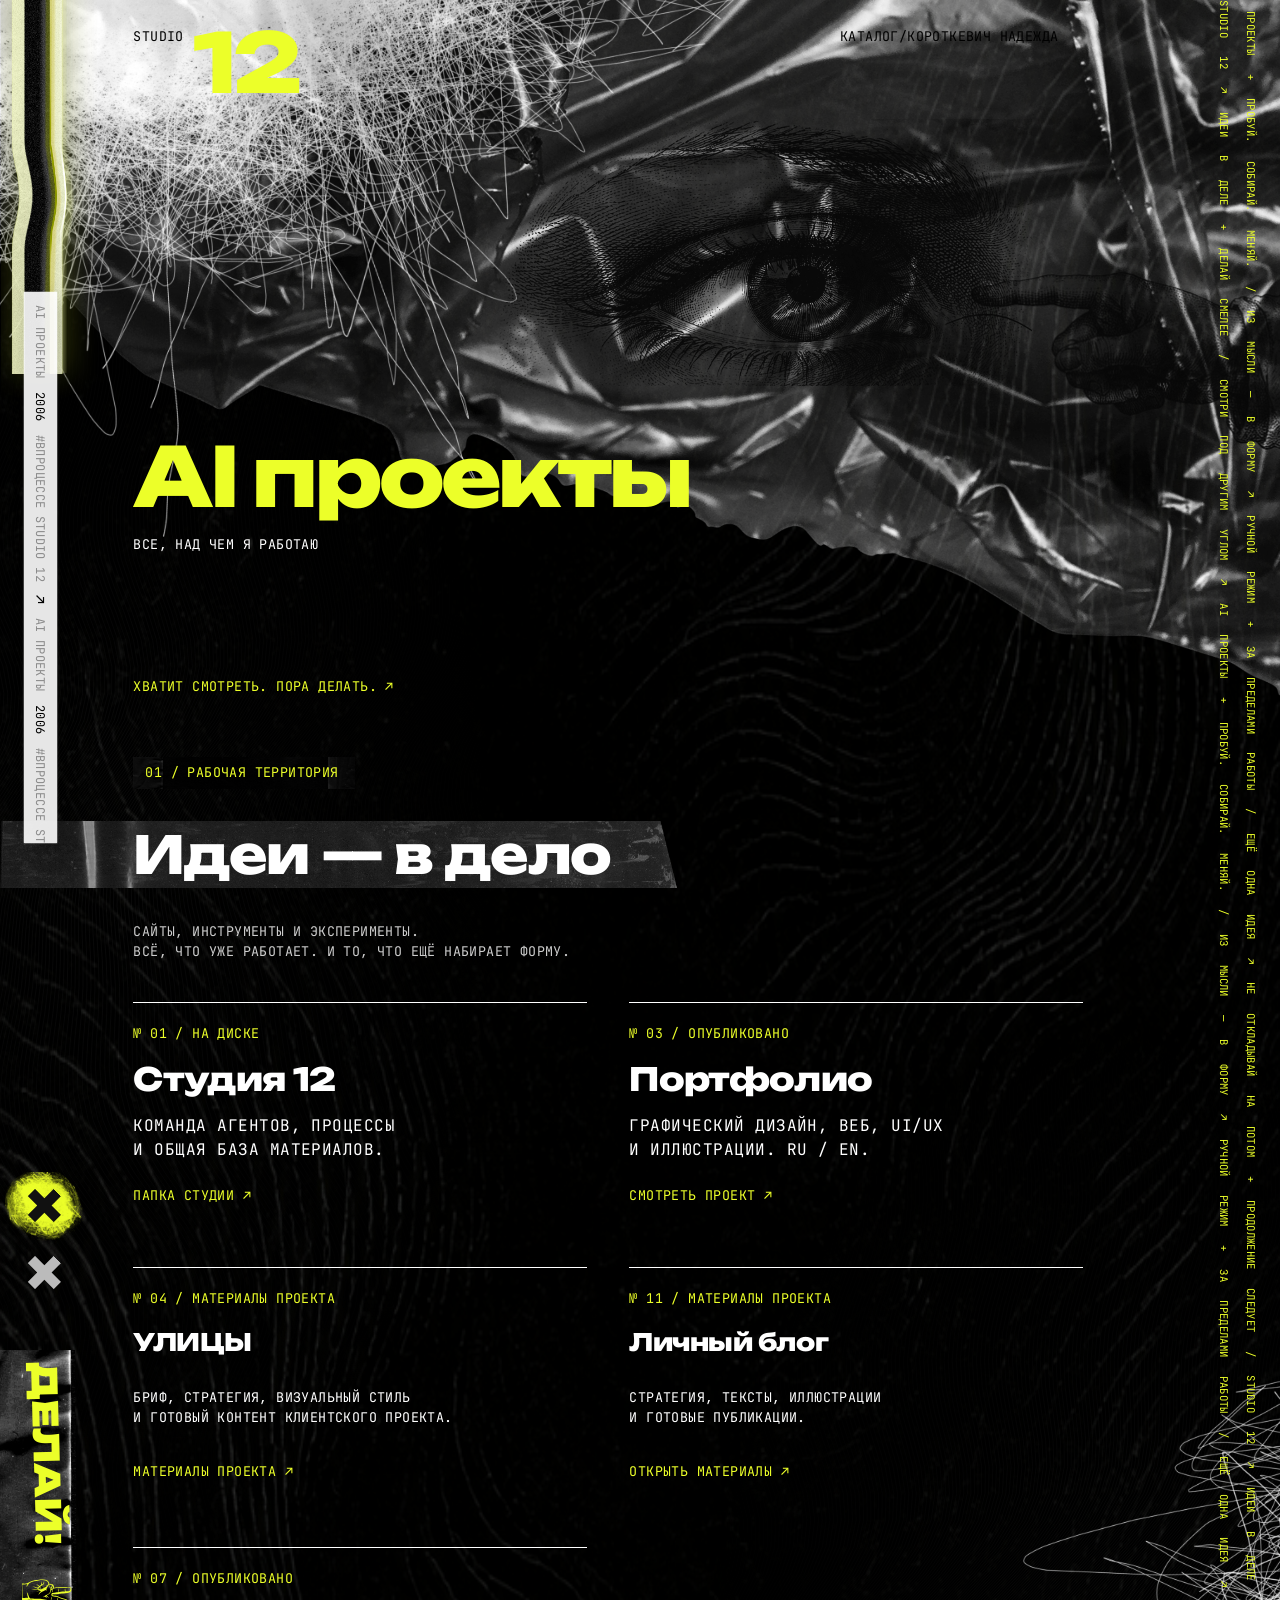
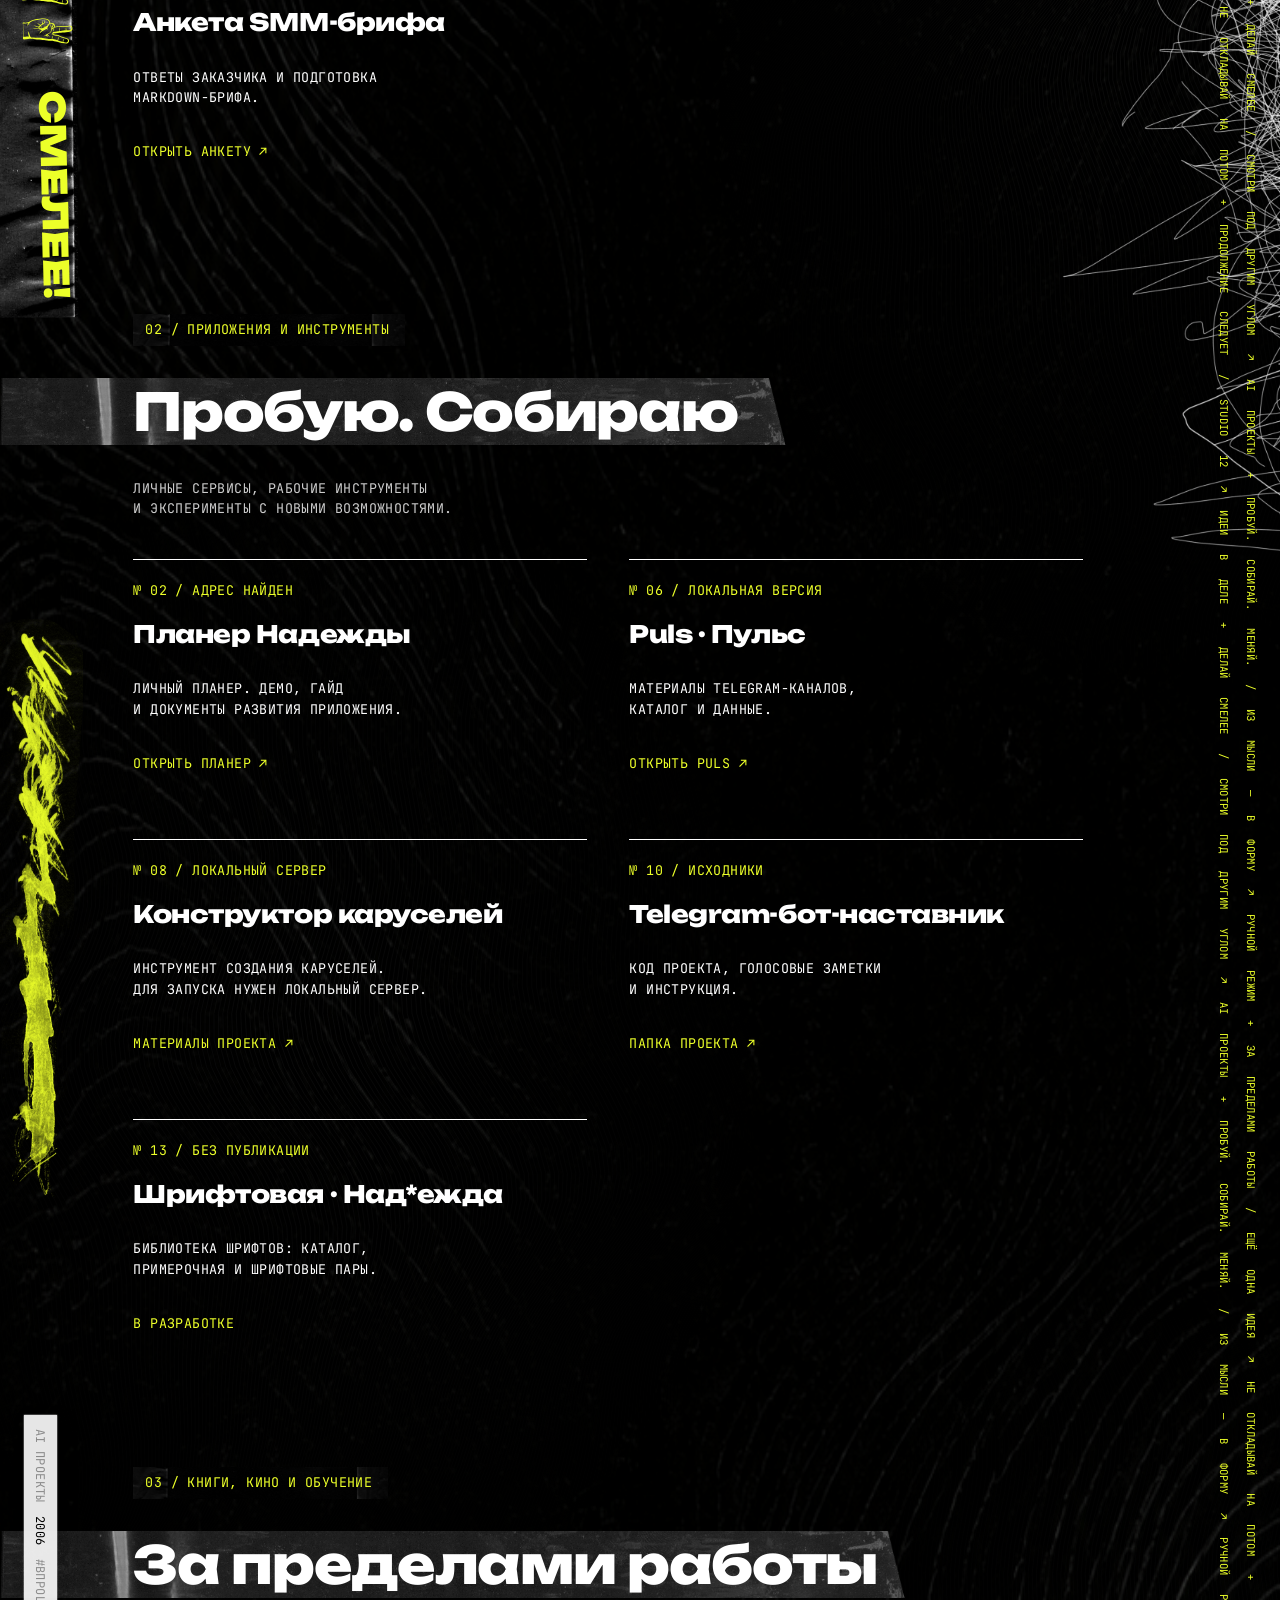
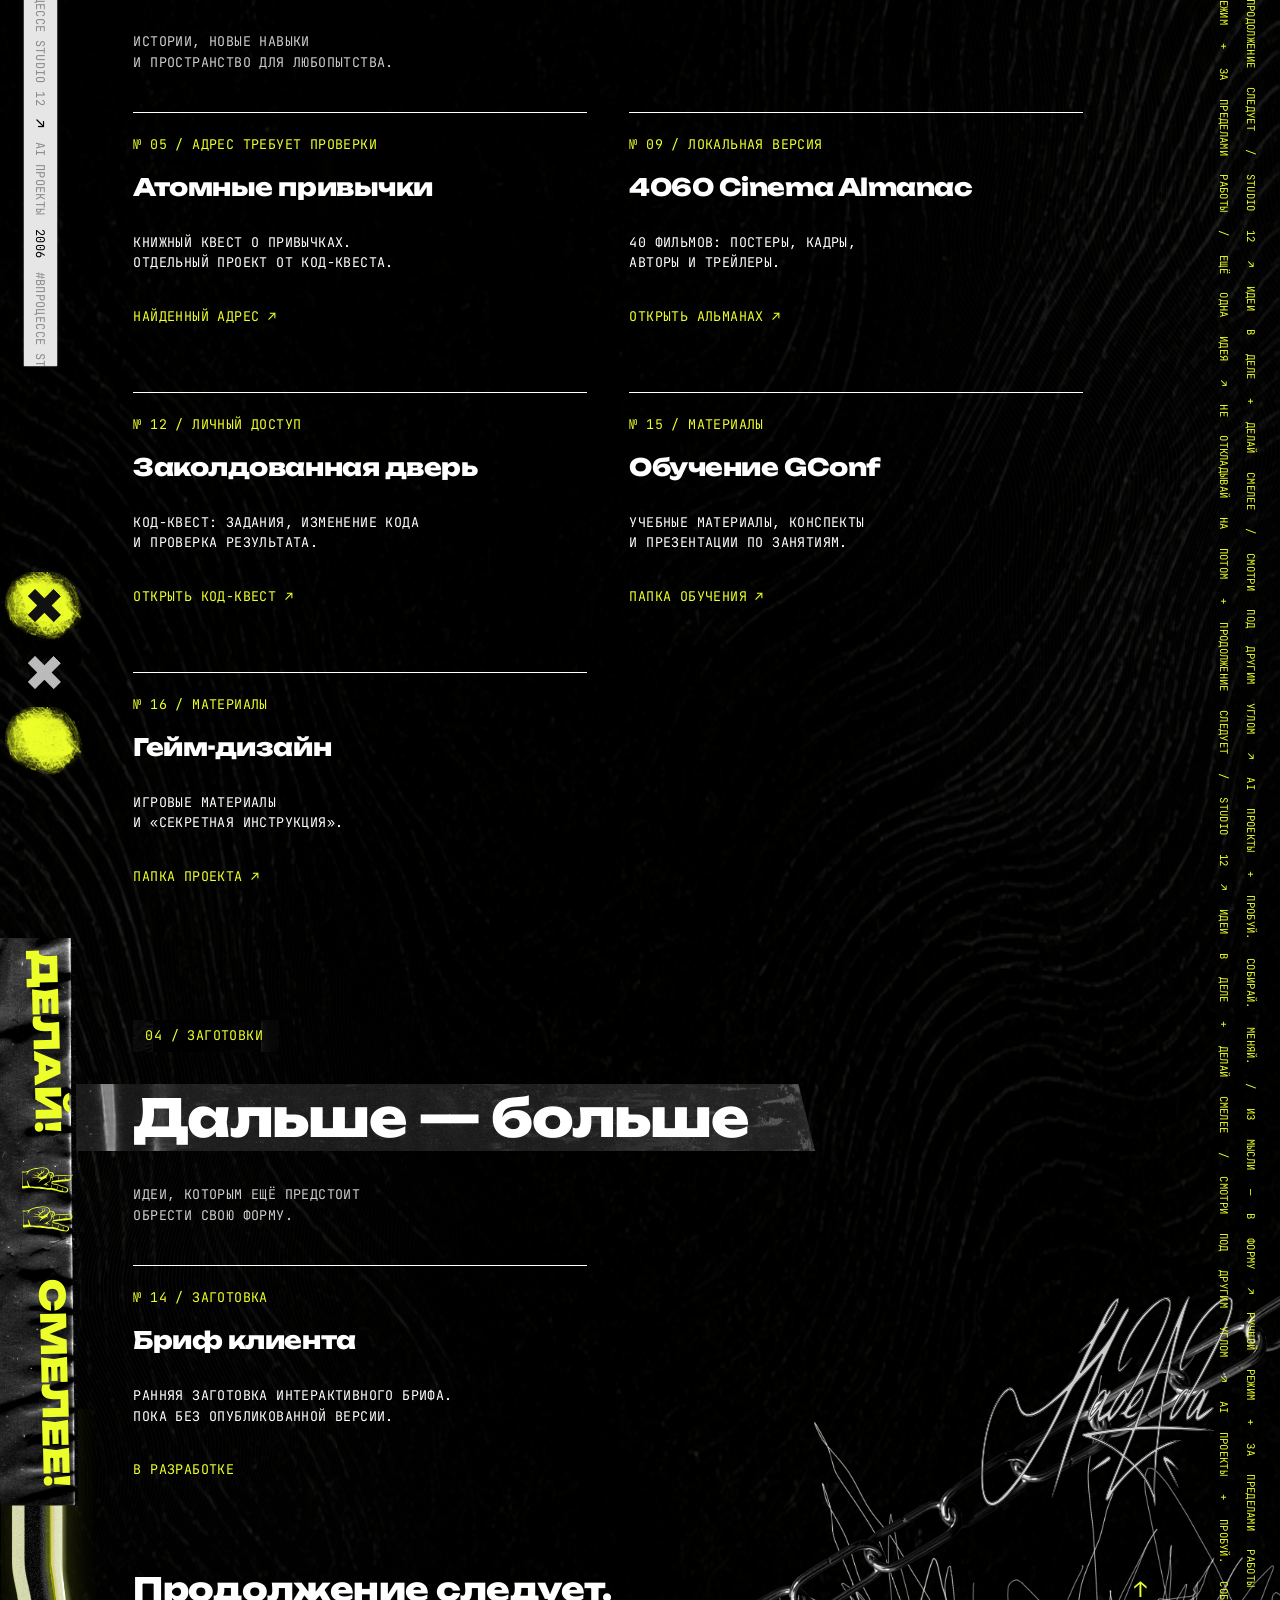
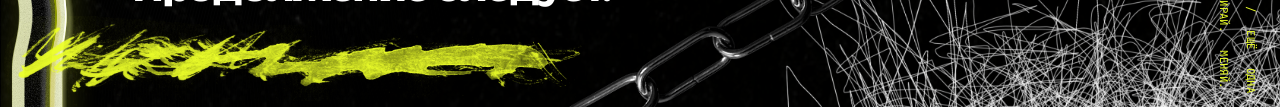
<file: projects/index.html>
<!doctype html>
<html lang="ru">
<head>
  <meta charset="utf-8">
  <meta name="viewport" content="width=device-width, initial-scale=1">
  <meta name="theme-color" content="#000000">
  <meta name="description" content="Личный каталог Надежды Короткевич: сайты, инструменты, эксперименты и рабочие материалы Студии 12.">
  <title>AI проекты — Студия 12 · Надежда Короткевич</title>
  <link rel="icon" href="assets/favicon.svg" type="image/svg+xml">
  <link rel="preload" href="assets/Unbounded.ttf" as="font" type="font/ttf" crossorigin>
  <link rel="preload" href="assets/JetBrainsMono.ttf" as="font" type="font/ttf" crossorigin>
  <link rel="stylesheet" href="style.css">
  <script src="app.js" defer></script>
</head>
<body>
  <a class="skip" href="#catalog">К проектам</a>
  <div class="page">
    <div class="background" aria-hidden="true"></div>
    <div class="contours" aria-hidden="true"></div>
    <div class="decor" aria-hidden="true" id="decor"></div>
    <header class="hero">
      <div class="hero-art" aria-hidden="true">
        <div class="paper-mask"><img src="assets/948-6-img4.webp" alt=""></div>
        <img class="hero-scribble" src="assets/946-4879-img.webp" alt="">
        <img class="plastic" src="assets/948-10-imgFwPlastic01.webp" alt="">
        <img class="eye" src="assets/948-11-imgEye1.webp" alt="">
        <img class="hand" src="assets/948-12-imgHand1.webp" alt="">
      </div>
      <a class="brand" href="/" aria-label="Портфолио Надежды Короткевич"><span>studio</span><b>12</b></a>
      <p class="author">каталог/короткевич надежда</p>
      <h1>AI проекты</h1>
      <p class="subtitle">Все, над чем я работаю</p>
      <a class="manifesto" href="#catalog">ХВАТИТ СМОТРЕТЬ. ПОРА ДЕЛАТЬ. ↗</a>
    </header>
    <main id="catalog" aria-label="Каталог проектов"></main>
    <footer><p>Продолжение следует.</p><a class="back-top" href="#" aria-label="Вернуться в начало">↑</a></footer>
    <div class="right-edge" aria-hidden="true"><div></div><div></div></div>
  </div>
  <dialog id="project-dialog" aria-labelledby="dialog-title">
    <button class="close-dialog" type="button" aria-label="Закрыть">×</button>
    <p class="dialog-kicker">STUDIO 12 / МАТЕРИАЛЫ</p>
    <h2 id="dialog-title"></h2>
    <div id="dialog-links"></div>
    <div id="disk-settings" hidden>
      <p>Эти материалы лежат на твоём компьютере. Укажи папку Студии 12 — путь сохранится только в этом браузере.</p>
      <label for="studio-folder">Папка Студии 12</label>
      <input id="studio-folder" placeholder="/Volumes/Мой диск/Студия 12" autocomplete="off" spellcheck="false">
      <p class="hint">Скопируй путь к материалу. В Finder нажми ⌘⇧G и вставь его.</p>
    </div>
    <p id="dialog-feedback" role="status" aria-live="polite"></p>
  </dialog>
  <noscript><p class="noscript">Для загрузки каталога включи JavaScript.</p></noscript>
</body>
</html>
</file>
<file: style.css>
/* =========================================================
   Портфолио Надежды Короткевич
   Токены — из стайл-гайда в Figma (страница «Стайл-гайд»)
   ========================================================= */

:root {
  --bg-base: #101010;
  --text-primary: #CDCDCD;
  --text-secondary: rgba(205, 205, 205, 0.6);
  --text-inverse: #171717;
  --line: #CDCDCD;

  --font-display: "Unbounded", "Arial Black", sans-serif;
  --font-mono: "JetBrains Mono", ui-monospace, "SFMono-Regular", Menlo, monospace;

  /* desktop: 1 единица макета 1920 */
  --u: calc(100vw / 1920);
  /* mobile: 1 единица макета 360, на планшетах не раздувается сильнее ×1.6 */
  --m: min(calc(100vw / 360), 1.6px);
}

*, *::before, *::after { box-sizing: border-box; }

html { background: var(--bg-base); scroll-behavior: smooth; }

body {
  position: relative;
  margin: 0;
  color: var(--text-primary);
  font-family: var(--font-mono);
  overflow-x: hidden;
  -webkit-font-smoothing: antialiased;
  text-rendering: optimizeLegibility;
}

h1, h2, p, ul { margin: 0; padding: 0; }
ul { list-style: none; }
img { display: block; max-width: none; }

a { color: inherit; text-decoration: none; transition: opacity .2s; }
a:hover { opacity: .6; }
:focus-visible { outline: 1px solid var(--line); outline-offset: 4px; }

/* ---------- Типографика (стили из Figma) ---------- */
.display {
  font-family: var(--font-display);
  font-weight: 800;
  line-height: 1;
  letter-spacing: -0.02em;
}
.overline {
  font-family: var(--font-mono);
  line-height: 1.5;
  letter-spacing: 0.03em;
  text-transform: uppercase;
}

.m-only { display: none; }

/* =========================================================
   DESKTOP ≥ 1200px — композиция макета 1920
   ========================================================= */

.hero {
  position: relative;
  /* первый экран — только шапка: фото и «Привет» появляются после скролла */
  height: max(calc(1036 * var(--u)), calc(100vh + 180 * var(--u)));
}
/* тексты шапки поверх фото, облака — под фото (как в Figma) */
.hero__name, .hero__roles, .hero__nav, .hero__year { z-index: 2; }

.hero__clouds {
  position: absolute;
  left: 0; top: 0;
  width: 100%;
  height: calc(2559 * var(--u));
  background: url("assets/clouds.webp") top center / 100% auto no-repeat;
  filter: brightness(1.7) contrast(1.1);
  pointer-events: none;
  z-index: -1;
}

.hero__name {
  position: absolute;
  left: calc(60 * var(--u));
  top: calc(60 * var(--u));
  font-family: var(--font-display);
  font-weight: 800;
  font-size: calc(128.5 * var(--u));
  line-height: 1;
  letter-spacing: -0.02em;
  white-space: nowrap;
}

.hero__roles {
  position: absolute;
  left: calc(1107 * var(--u));
  top: calc(199 * var(--u));
  font-size: max(12px, calc(20 * var(--u)));
  white-space: nowrap;
}

.hero__nav {
  position: absolute;
  left: calc(1107 * var(--u));
  top: calc(245 * var(--u));
}
.hero__nav a {
  display: block;
  font-size: max(12px, calc(20 * var(--u)));
  line-height: 1.2;
  letter-spacing: 0.03em;
  text-transform: uppercase;
}

.hero__year {
  position: absolute;
  left: calc(1107 * var(--u));
  top: calc(483 * var(--u));
  font-size: calc(123 * var(--u));
}

.menu-btn { display: none; }

/* ---------- Привет ---------- */
.about {
  position: relative;
  min-height: calc(967 * var(--u));
}

.about__photo {
  position: absolute;
  left: 0;
  top: calc(-327 * var(--u));
  width: calc(1920 * var(--u));
  height: auto;
  z-index: 0;
  pointer-events: none;
}

.about__title {
  position: relative;
  z-index: 1;
  margin-left: calc(60 * var(--u));
  font-size: calc(123 * var(--u));
}

.about__tag {
  position: absolute;
  z-index: 1;
  right: calc(60 * var(--u));
  top: 0;
  font-size: max(12px, calc(20 * var(--u)));
}

.about__text {
  position: absolute;
  z-index: 1;
  left: calc(375 * var(--u));
  top: calc(139 * var(--u));
  font-size: max(13px, calc(20 * var(--u)));
  line-height: 1.2;
  letter-spacing: 0.03em;
}
.about__text p { max-width: calc(460 * var(--u)); }
.about__text p + p { margin-top: 1.3em; }
.about__facts {
  margin-left: calc(64 * var(--u));
  max-width: calc(500 * var(--u)) !important;
}

.about__sign {
  position: absolute;
  z-index: 1;
  left: calc(719 * var(--u));
  top: calc(499 * var(--u));
  width: calc(334 * var(--u));
  height: auto;
  opacity: .5;
}

/* ---------- Общий заголовок секции ---------- */
.sec {
  position: relative;
  z-index: 1;
  padding: 0 calc(60 * var(--u)) calc(300 * var(--u));
}
.sec__head {
  display: flex;
  justify-content: space-between;
  align-items: flex-start;
}
.sec__title {
  font-family: var(--font-display);
  font-weight: 800;
  font-size: calc(42 * var(--u));
  line-height: 1;
  letter-spacing: -0.02em;
}
.sec__tag {
  margin-top: calc(12 * var(--u));
  font-size: max(12px, calc(20 * var(--u)));
  text-align: right;
}

/* ---------- Опыт ---------- */
.exp__cols {
  display: grid;
  grid-template-columns: calc(820 * var(--u)) calc(820 * var(--u));
  column-gap: calc(96 * var(--u));
  margin: calc(55 * var(--u)) 0 0 calc(64 * var(--u));
}
.exp__col {
  display: flex;
  flex-direction: column;
  gap: calc(22 * var(--u));
}
.job__head {
  display: flex;
  align-items: center;
  gap: calc(10 * var(--u));
  padding: 0;
  border: 0;
  background: none;
  color: inherit;
  font: inherit;
  text-align: left;
  cursor: default;
}
.job__company, .job__sep {
  font-family: var(--font-display);
  font-weight: 800;
  font-size: calc(20 * var(--u));
  line-height: 1;
}
.tag {
  display: inline-block;
  padding: calc(4 * var(--u));
  border: 1px solid var(--line);
  font-family: var(--font-mono);
  font-size: max(10px, calc(14 * var(--u)));
  line-height: 1.2;
  letter-spacing: 0.03em;
}
.job__icon { display: none; }
.job__date, .job__desc {
  font-size: max(13px, calc(20 * var(--u)));
  line-height: 1.2;
  letter-spacing: 0.03em;
}
.job__date { margin: calc(10 * var(--u)) 0 0 calc(96 * var(--u)); }
.job__desc {
  margin: calc(4 * var(--u)) 0 0 calc(64 * var(--u));
  max-width: calc(756 * var(--u));
  color: var(--text-secondary);
}

/* ---------- Фриланс / клиенты ---------- */
.clients__grid {
  display: grid;
  grid-template-columns: repeat(4, calc(250 * var(--u)));
  column-gap: calc(180 * var(--u));
  row-gap: calc(100 * var(--u));
  justify-content: center;
  margin-top: calc(118 * var(--u));
}
.clients__grid img {
  width: 100%;
  height: auto;
}

.d-only { display: inline; }

/* ---------- Софт ---------- */
.soft__panels {
  display: flex;
  flex-direction: column;
  gap: calc(21 * var(--u));
  margin-top: calc(80 * var(--u));
}
.soft__panel {
  padding: calc(24 * var(--u));
  border-radius: calc(24 * var(--u));
  background: rgba(0, 0, 0, .3);
}
.soft__title {
  margin: 0 0 calc(22 * var(--u));
  font-family: var(--font-mono);
  font-weight: 400;
  font-size: max(13px, calc(20 * var(--u)));
  line-height: 1.2;
  letter-spacing: 0.03em;
}
.soft__row {
  display: flex;
  flex-wrap: wrap;
  gap: calc(20 * var(--u)) calc(16 * var(--u));
  opacity: .87;
  filter: grayscale(1); /* как в Figma (Luminosity): иконки ч/б */
}
.tool {
  display: flex;
  flex-direction: column;
  gap: calc(8 * var(--u));
  width: calc(124 * var(--u));
  font-size: max(11px, calc(16 * var(--u)));
  line-height: 1.2;
  letter-spacing: 0.03em;
}
.tool img {
  width: calc(80 * var(--u));
  height: calc(80 * var(--u));
}
.soft__bar { display: none; }

/* ---------- Скиллы ---------- */
.skills__track {
  display: grid;
  grid-template-columns: calc(860 * var(--u)) calc(860 * var(--u));
  column-gap: calc(40 * var(--u));
  align-items: start;
  margin-top: calc(87 * var(--u));
}
.skills__col {
  display: flex;
  flex-direction: column;
  gap: calc(22 * var(--u));
}
.skill {
  display: flex;
  flex-direction: column;
  font-size: max(13px, calc(20 * var(--u)));
  line-height: 1.2;
  letter-spacing: 0.03em;
}
.skill__num {
  margin-bottom: calc(8 * var(--u));
  font-family: var(--font-display);
  font-weight: 800;
  line-height: 1;
  letter-spacing: 0;
}
.skill__desc {
  margin-top: calc(2 * var(--u));
  max-width: calc(800 * var(--u));
  color: var(--text-secondary);
}
.skills__col--left .skill { align-items: flex-end; text-align: right; }
.skills__col--left .skill__desc { max-width: calc(680 * var(--u)); }
.skills__nav { display: none; }

/* ---------- Апгрейд / сертификаты ---------- */
.certs {
  display: grid;
  grid-template-columns: repeat(4, 1fr);
  column-gap: calc(48 * var(--u));
  row-gap: calc(80 * var(--u));
  margin-top: calc(133 * var(--u));
}
.cert { margin: 0; }
.cert img {
  width: auto;
  height: calc(460 * var(--u));
  border-radius: 2px;
  filter: grayscale(1); /* как в Figma (Luminosity) */
}
.cert figcaption {
  margin-top: calc(20 * var(--u));
  max-width: calc(410 * var(--u));
  letter-spacing: 0.03em;
  line-height: 1.2;
}
.cert__title { font-size: max(13px, calc(20 * var(--u))); }
.cert__desc {
  margin: calc(2 * var(--u)) 0 0 calc(48 * var(--u));
  font-size: max(12px, calc(16 * var(--u)));
  color: var(--text-secondary);
}
.certs__caption, .certs__hint { display: none; }

/* ---------- Кнопка ---------- */
.btn {
  display: flex;
  align-items: center;
  justify-content: space-between;
  gap: calc(16 * var(--u));
  width: calc(380 * var(--u));
  padding: calc(10 * var(--u)) calc(20 * var(--u));
  border: 1px solid var(--line);
  border-radius: 2px;
  font-size: max(12px, calc(20 * var(--u)));
  line-height: 1.2;
  letter-spacing: 0.03em;
  text-transform: uppercase;
  transition: background .2s, color .2s;
}
.btn svg { width: calc(24 * var(--u)); min-width: 16px; height: auto; transition: transform .2s; }
.btn:hover { opacity: 1; background: var(--text-primary); color: var(--text-inverse); }
.btn:hover svg { transform: translateX(4px); }

/* ---------- Кейсы ---------- */
.case img { width: 100%; height: auto; }
.case__sub {
  margin: calc(4 * var(--u)) 0 0 calc(48 * var(--u));
  font-size: max(12px, calc(16 * var(--u)));
  line-height: 1.2;
  letter-spacing: 0.03em;
}
/* Кейс 1: экраны приложения лесенкой */
.case__app { position: relative; margin-top: calc(120 * var(--u)); height: calc(724 * var(--u)); }
.case__phones { display: flex; gap: calc(15 * var(--u)); }
.case__phones li { flex: 0 0 calc(212 * var(--u)); }
.case__phones li:nth-child(n+5) { margin-top: calc(130 * var(--u)); }
.case__app-info {
  position: absolute;
  left: 0;
  top: calc(537 * var(--u)); /* как в кейсах 2–4: 71 от картинки до текста, 48 от текста до кнопки */
  display: flex;
  flex-direction: column;
  gap: calc(48 * var(--u));
}
.case__app-desc {
  max-width: calc(640 * var(--u));
  font-size: max(13px, calc(20 * var(--u)));
  line-height: 1.2;
  letter-spacing: 0.03em;
}
/* Кейсы 2–4: сайт + телефон + колонка справа */
.case__stage { position: relative; height: calc(858 * var(--u)); margin-top: calc(120 * var(--u)); }
.case__main { position: absolute; left: 0; top: 0; width: calc(979 * var(--u)) !important; }
.case__phone { position: absolute; left: calc(937 * var(--u)); top: calc(259 * var(--u)); width: calc(300 * var(--u)) !important; }
.case__side {
  position: absolute;
  right: 0; top: 0; bottom: 0;
  width: calc(380 * var(--u));
  display: flex;
  flex-direction: column;
}
.case__collage { width: 100%; }
.case__mslider { display: none; }
/* кейс без мобилки: описание по нижнему краю главного экрана, до скринов — как в остальных кейсах */
.case--nophone .case__stage { height: calc(749 * var(--u)); }
.case--nophone .case__desc { margin-bottom: 0; }
.case--nophone .case__collage { transform: translateX(calc(-381 * var(--u))); } /* сцены ближе к главному экрану, описание на своём месте */
.case__desc {
  margin-top: auto;
  margin-bottom: calc(48 * var(--u));
  font-size: max(13px, calc(20 * var(--u)));
  line-height: 1.2;
  letter-spacing: 0.03em;
}
.case__cards {
  display: grid;
  grid-template-columns: repeat(3, 1fr);
  gap: calc(60 * var(--u));
  margin-top: calc(120 * var(--u));
}

/* ---------- Лого ---------- */
.logos__grid {
  display: grid;
  grid-template-columns: repeat(7, calc(180 * var(--u)));
  justify-content: space-between;
  row-gap: calc(64 * var(--u));
  margin-top: calc(141 * var(--u));
}
.logos__grid img { width: 100%; height: auto; }
.logos__grid li.is-more { display: none; }
/* кнопки «Показать ещё» / «Скрыть» в одну строку по центру */
.more-row { display: flex; justify-content: center; gap: calc(24 * var(--u)); margin-top: calc(64 * var(--u)); }
.more-row button { margin: 0 !important; background: none; color: inherit; font: inherit; font-size: max(12px, calc(20 * var(--u))); letter-spacing: 0.03em; text-transform: uppercase; cursor: pointer; }
.more-row button[hidden] { display: none !important; }
.more-row:not(:has(button:not([hidden]))) { display: none; }
.cases__more-row { position: relative; z-index: 2; margin: calc(-180 * var(--u)) 0 calc(300 * var(--u)); } /* 120 от скринов, 300 до следующего раздела */
button.logos__more {
  display: block;
  margin: calc(64 * var(--u)) auto 0;
  background: none;
  color: inherit;
  font: inherit;
  font-size: max(12px, calc(20 * var(--u)));
  letter-spacing: 0.03em;
  text-transform: uppercase;
  cursor: pointer;
}
.logos__more[hidden] { display: none; }

/* ---------- Контакты ---------- */
.contacts { position: relative; min-height: calc(1000 * var(--u)); padding-bottom: calc(60 * var(--u)); }
.contacts__title { font-size: calc(113 * var(--u)); max-width: none; white-space: nowrap; }
.contacts__body {
  position: absolute;
  left: calc(752 * var(--u));
  top: calc(124 * var(--u));
  width: calc(700 * var(--u));
  font-size: max(12px, calc(20 * var(--u)));
}
.contacts__intro { margin-left: calc(229 * var(--u)); max-width: calc(527 * var(--u)); }
.contacts__note { margin: calc(24 * var(--u)) 0 0 calc(165 * var(--u)); max-width: none; white-space: nowrap; }
.contacts__row {
  display: grid;
  grid-template-columns: calc(165 * var(--u)) 1fr;
  align-items: start;
  margin-top: calc(28 * var(--u));
}
.contacts__chip {
  justify-self: start;
  margin-top: calc(6 * var(--u));
  padding: calc(6 * var(--u)) calc(10 * var(--u));
  background: var(--text-primary);
  color: var(--text-inverse);
  font-family: var(--font-display);
  font-weight: 800;
  font-size: max(12px, calc(20 * var(--u)));
  line-height: 1;
  letter-spacing: -0.02em;
}
.contacts__list { margin: 0; }
.contacts__list span, .contacts__old .tag-link { text-decoration: underline; text-underline-offset: 0.25em; text-decoration-thickness: 1px; }
.contacts__list a { display: flex; align-items: center; gap: calc(22 * var(--u)); padding: calc(6 * var(--u)) 0; }
.contacts__list svg { width: calc(24 * var(--u)); min-width: 16px; height: auto; flex: none; }
.contacts__old {
  position: absolute;
  left: calc(60 * var(--u));
  right: calc(60 * var(--u));
  bottom: calc(60 * var(--u));
  display: flex;
  align-items: center;
  flex-wrap: wrap;
  gap: calc(48 * var(--u));
  font-size: max(12px, calc(20 * var(--u)));
}
.contacts__old ul { display: flex; flex-wrap: wrap; gap: calc(24 * var(--u)); }
.tag-link {
  display: inline-block;
  padding: calc(8 * var(--u)) calc(16 * var(--u));
  border: 1px solid var(--line);
  transition: background .2s, color .2s;
}
.tag-link:hover { opacity: 1; background: var(--text-primary); color: var(--text-inverse); }

/* ---------- Облака сквозь блоки (как в Figma: Screen 35%) ---------- */
.sky {
  position: absolute;
  inset: 0;
  overflow: hidden;
  pointer-events: none;
  /* без z-index: иначе слои смешиваются внутри группы и чёрный фон картинок затемняет страницу */
}
.sky__layer {
  position: absolute;
  left: calc(-200 * var(--u));
  width: calc(2320 * var(--u));
  background: center / 100% 100% no-repeat;
  opacity: .35;
  mix-blend-mode: screen;
  will-change: transform;
}
/* Облака плывут в одну сторону — слева направо, чуть приближаясь.
   У каждого слоя есть «эхо»-копия со сдвигом на полцикла: пока одна растворяется в конце пути,
   другая проявляется в начале, поэтому облака текут непрерывно, без рывка назад. */
.sky__layer { opacity: 0; animation: flow var(--dur) linear infinite; animation-delay: var(--delay); }
.sky__layer--echo { animation-delay: calc(var(--delay) - var(--dur) / 2); }
.sky__layer--1 { top: 0;                     height: calc(2560 * var(--u)); background-image: url("assets/sky-1.webp"); --dur: 40s; --delay: -6s; }
.sky__layer--2 { top: calc(722 * var(--u));  height: calc(5912 * var(--u)); background-image: url("assets/sky-2.webp"); --dur: 52s; --delay: -20s; }
.sky__layer--3 { top: calc(5685 * var(--u)); height: calc(4825 * var(--u)); background-image: url("assets/sky-3.webp"); --dur: 64s; --delay: -33s; }
.sky__layer--4 {
  top: calc(var(--contacts-top, 0px) - 1500 * var(--u));
  height: calc(2560 * var(--u));
  background-image: url("assets/sky-1.webp");
  --dur: 48s; --delay: -12s;
  animation-name: flow-flip;
}
@keyframes flow-flip {
  0%   { transform: translate3d(calc(-190 * var(--u)), 0, 0) scale(1, -1);    opacity: 0; }
  50%  { opacity: .35; }
  100% { transform: translate3d(calc(190 * var(--u)), calc(-12 * var(--u)), 0) scale(1.05, -1.05); opacity: 0; }
}
@keyframes flow {
  0%   { transform: translate3d(calc(-190 * var(--u)), 0, 0) scale(1);    opacity: 0; }
  50%  { opacity: .35; }
  100% { transform: translate3d(calc(190 * var(--u)), calc(12 * var(--u)), 0) scale(1.05); opacity: 0; }
}
.hero__clouds { display: none; } /* на десктопе шапку закрывает верхний слой неба */

/* ---------- Иллюстрации ---------- */
.illu__grid {
  display: grid;
  grid-template-columns: repeat(5, 1fr);
  gap: calc(24 * var(--u));
  margin-top: calc(120 * var(--u));
}
.illu__grid img { width: 100%; height: auto; aspect-ratio: 1; object-fit: cover; border-radius: 2px; } /* как у кейсов и сертификатов */
.illu__grid li.is-more { display: none; }
button.illu__more {
  display: block;
  margin: calc(48 * var(--u)) auto 0;
  background: none;
  color: inherit;
  font: inherit;
  font-size: max(12px, calc(20 * var(--u)));
  letter-spacing: 0.03em;
  text-transform: uppercase;
  cursor: pointer;
}
.illu__more[hidden] { display: none; }

/* =========================================================
   MOBILE / TABLET < 1200px — композиция макета 360
   ========================================================= */
@media (max-width: 1199px) {

  body { max-width: calc(360 * var(--m)); margin: 0 auto; overflow-x: clip; }
  html { overflow-x: hidden; }

  .m-only { display: inline; }

  .hero { height: calc(355 * var(--m)); }

  /* облака в масштабе десктопного макета (как в Figma: слой не уменьшен под 360),
     крупная масса облаков — над именем, к линии волос гаснет */
  .hero__clouds {
    left: calc(-1300 * var(--m));
    top: calc(-250 * var(--m));
    width: calc(1920 * var(--m));
    height: calc(2559 * var(--m));
    transform: none;
    background-size: 100% auto;
    filter: brightness(1.8) contrast(1.05);
    -webkit-mask-image: linear-gradient(to bottom, #000 0, #000 calc(460 * var(--m)), transparent calc(660 * var(--m)));
            mask-image: linear-gradient(to bottom, #000 0, #000 calc(460 * var(--m)), transparent calc(660 * var(--m)));
  }

  .hero__name {
    left: calc(20 * var(--m));
    top: calc(70 * var(--m));
    font-size: calc(38 * var(--m));
    white-space: normal;
  }

  .hero__roles {
    left: calc(20 * var(--m));
    top: calc(162 * var(--m));
    width: calc(320 * var(--m));
    font-size: max(13px, calc(14 * var(--m)));
    white-space: normal;
  }

  .hero__year { display: none; }

  /* бургер 34×34 */
  .menu-btn {
    position: absolute;
    right: calc(20 * var(--m));
    top: calc(20 * var(--m));
    z-index: 30;
    width: calc(34 * var(--m));
    height: calc(34 * var(--m));
    display: flex;
    flex-direction: column;
    justify-content: center;
    align-items: center;
    gap: calc(4 * var(--m));
    padding: 0;
    border: 1px solid var(--line);
    background: transparent;
    cursor: pointer;
  }
  .menu-btn span {
    display: block;
    width: calc(16 * var(--m));
    height: 1px;
    background: var(--line);
    transition: transform .25s, opacity .25s;
  }
  .menu-open .menu-btn span:nth-child(1) { transform: translateY(calc(5 * var(--m))) rotate(45deg); }
  .menu-open .menu-btn span:nth-child(2) { opacity: 0; }
  .menu-open .menu-btn span:nth-child(3) { transform: translateY(calc(-5 * var(--m))) rotate(-45deg); }
  .menu-open .menu-btn { position: fixed; right: max(calc(20 * var(--m)), calc((100vw - 360 * var(--m)) / 2 + 20 * var(--m))); }

  /* меню на весь экран */
  .hero__nav {
    position: fixed;
    inset: 0;
    left: 0; top: 0;
    z-index: 20;
    padding: calc(90 * var(--m)) calc(20 * var(--m));
    padding-left: max(calc(20 * var(--m)), calc((100vw - 360 * var(--m)) / 2 + 20 * var(--m)));
    background: var(--bg-base);
    opacity: 0;
    visibility: hidden;
    transition: opacity .25s, visibility .25s;
  }
  .menu-open .hero { z-index: 50; }
  .menu-open .hero__nav { opacity: 1; visibility: visible; }
  .menu-open { overflow: hidden; }
  .hero__nav a {
    font-size: max(16px, calc(20 * var(--m)));
    line-height: 2;
  }

  /* ---------- Привет ---------- */
  .about { min-height: calc(516 * var(--m)); }

  /* фото: мягкий край волос слева и сверху, чуть прозрачнее */
  .about__photo {
    left: calc(-278 * var(--m));
    top: calc(-273 * var(--m));
    width: calc(739 * var(--m));
    opacity: .9;
    -webkit-mask-image:
      linear-gradient(to right, transparent calc(330 * var(--m)), #000 calc(470 * var(--m))),
      linear-gradient(to bottom, transparent calc(60 * var(--m)), #000 calc(180 * var(--m)));
    -webkit-mask-composite: source-in;
            mask-image:
      linear-gradient(to right, transparent calc(330 * var(--m)), #000 calc(470 * var(--m))),
      linear-gradient(to bottom, transparent calc(60 * var(--m)), #000 calc(180 * var(--m)));
            mask-composite: intersect;
  }

  .about__title {
    margin-left: calc(20 * var(--m));
    font-size: calc(24 * var(--m));
  }

  .about__tag { display: none; } /* в мобильном макете тег скрыт */

  .about__text {
    left: calc(20 * var(--m));
    top: calc(40 * var(--m));
    font-size: max(13px, calc(14 * var(--m)));
  }
  .about__text p { max-width: calc(259 * var(--m)); }
  .about__text p + p { margin-top: 1.15em; }
  .about__facts {
    margin-left: calc(40 * var(--m));
    max-width: calc(248 * var(--m)) !important;
  }

  .about__sign {
    left: calc(207 * var(--m));
    top: calc(327 * var(--m));
    width: calc(137 * var(--m));
  }
}

/* ---------- секции на мобилке ---------- */
@media (max-width: 1199px) {
  .sec { padding: 0 calc(20 * var(--m)) calc(120 * var(--m)); }
  .sec__title { font-size: calc(24 * var(--m)); }
  .sec__tag { margin-top: calc(5 * var(--m)); font-size: max(13px, calc(14 * var(--m))); }

  /* Опыт — аккордеон */
  .exp__cols { display: block; margin: calc(18 * var(--m)) 0 0; }
  .exp__col { display: block; }
  .job {
    padding: calc(16 * var(--m)) 0;
    border-bottom: 1px solid rgba(208, 208, 208, .14);
  }
  .exp__col:first-child .job:first-child { padding-top: 0; }
  .job__head {
    width: 100%;
    gap: calc(10 * var(--m));
    cursor: pointer;
  }
  .job__company, .job__sep { font-size: calc(14 * var(--m)); }
  .job__sep { color: var(--text-secondary); }
  .tag { padding: calc(4 * var(--m)); font-size: max(11px, calc(14 * var(--m))); opacity: .5; }
  .job__icon {
    display: block;
    position: relative;
    margin-left: auto;
    width: calc(14 * var(--m));
    height: calc(14 * var(--m));
    transition: transform .25s;
  }
  .job__icon::before, .job__icon::after {
    content: "";
    position: absolute;
    left: 50%; top: 50%;
    background: var(--line);
    transform: translate(-50%, -50%);
  }
  .job__icon::before { width: calc(13 * var(--m)); height: 1px; }
  .job__icon::after  { width: 1px; height: calc(13 * var(--m)); }
  .is-open .job__icon { transform: rotate(45deg); }
  .job__date, .job__desc { font-size: max(13px, calc(14 * var(--m))); }
  .job__date { margin: calc(10 * var(--m)) 0 0 calc(35 * var(--m)); color: var(--text-secondary); }
  .job__desc {
    display: none;
    margin: calc(9 * var(--m)) 0 0;
    max-width: calc(319 * var(--m));
    color: var(--text-primary);
  }
  .is-open .job__desc { display: block; }

  /* Софт — ряды листаются вбок, снизу индикатор */
  .d-only { display: none; }
  .soft__panels { gap: calc(8 * var(--m)); margin-top: calc(18 * var(--m)); }
  .soft__panel {
    padding: calc(24 * var(--m)) 0 calc(24 * var(--m)) calc(24 * var(--m));
    border-radius: calc(24 * var(--m));
  }
  .soft__title { margin-bottom: calc(16 * var(--m)); font-size: max(13px, calc(14 * var(--m))); }
  .soft__row {
    flex-wrap: nowrap;
    gap: calc(12 * var(--m));
    overflow-x: auto;
    padding-right: calc(24 * var(--m));
    scroll-snap-type: x proximity;
    scrollbar-width: none;
    -webkit-overflow-scrolling: touch;
  }
  .soft__row::-webkit-scrollbar { display: none; }
  .tool {
    flex: 0 0 calc(84 * var(--m));
    width: calc(84 * var(--m));
    gap: calc(8 * var(--m));
    font-size: max(11px, calc(12 * var(--m)));
    scroll-snap-align: start;
  }
  .tool img { width: calc(52 * var(--m)); height: calc(52 * var(--m)); }
  .soft__bar {
    display: block;
    margin: calc(16 * var(--m)) calc(24 * var(--m)) 0 0;
    height: calc(6 * var(--m));
    overflow: hidden;
  }
  .soft__bar span {
    display: block;
    height: 100%;
    min-width: calc(40 * var(--m));
    border-radius: 99px;
    background: rgba(205, 205, 205, .5);
  }
  .no-scroll .soft__bar { display: none; }

  /* Скиллы — карусель: один пункт на экран */
  .skills__track {
    display: flex;
    margin-top: calc(80 * var(--m));
    overflow-x: auto;
    scroll-snap-type: x mandatory;
    scrollbar-width: none;
    overscroll-behavior-x: contain;
  }
  .skills__track::-webkit-scrollbar { display: none; }
  .skills__col { display: contents; }
  .skill,
  .skills__col--left .skill {
    flex: 0 0 100%;
    align-items: flex-start;
    text-align: left;
    scroll-snap-align: start;
    font-size: max(13px, calc(14 * var(--m)));
  }
  .skill__num { margin-bottom: calc(16 * var(--m)); }
  .skill__desc,
  .skills__col--left .skill__desc {
    margin: calc(16 * var(--m)) 0 0 calc(40 * var(--m));
    max-width: calc(280 * var(--m));
  }
  .skills__nav {
    display: flex;
    justify-content: center;
    gap: calc(54 * var(--m));
    margin-top: calc(40 * var(--m));
  }
  .skills__arrow {
    display: grid;
    place-items: center;
    width: calc(44 * var(--m));
    height: calc(44 * var(--m));
    margin: calc(-15 * var(--m));
    padding: 0;
    border: 0;
    background: none;
    color: var(--text-primary);
    cursor: pointer;
  }
  .skills__arrow svg { width: calc(14 * var(--m)); height: calc(14 * var(--m)); }
  .skills__arrow:disabled { opacity: .3; cursor: default; }

  /* Апгрейд — стопка сертификатов */
  .certs {
    display: block;
    position: relative;
    height: calc(330 * var(--m));
    margin-top: calc(70 * var(--m));
    cursor: pointer;
    -webkit-tap-highlight-color: transparent;
  }
  .cert {
    position: absolute;
    left: 50%;
    top: calc(20 * var(--m));
    width: calc(198 * var(--m));
    transform: translateX(-50%) translate(calc(var(--x) * var(--m)), calc(var(--y) * var(--m))) rotate(var(--r));
    transition: transform .55s cubic-bezier(.2, .9, .25, 1.18), opacity .35s ease;
    transition-delay: var(--d);
  }
  .certs:not(.is-dropped) .cert {
    opacity: 0;
    transform: translateX(-50%) translate(calc(var(--x) * var(--m)), calc(-160 * var(--m))) rotate(calc(var(--r) * 3)) scale(1.15);
  }
  .certs.is-ready .cert { transition-delay: 0s; }
  .cert.is-flying {
    opacity: 0;
    transform: translateX(-50%) translate(calc(260 * var(--m)), calc(-30 * var(--m))) rotate(22deg);
  }
  .cert img {
    width: 100%;
    height: auto;
    filter: none; /* в мобильной стопке цветные, как в макете */
    box-shadow: 0 calc(6 * var(--m)) calc(20 * var(--m)) rgba(0, 0, 0, .5);
  }
  .cert figcaption { display: none; }
  .certs__caption {
    display: block;
    min-height: calc(150 * var(--m));
    margin-top: calc(16 * var(--m));
    font-size: max(13px, calc(14 * var(--m)));
    line-height: 1.2;
    letter-spacing: 0.03em;
  }
  .certs__caption .cert__title { font-size: inherit; }
  .certs__caption .cert__desc { margin: calc(4 * var(--m)) 0 0 calc(40 * var(--m)); font-size: inherit; }
  .certs__hint {
    display: block;
    margin-top: calc(12 * var(--m));
    font-size: max(12px, calc(12 * var(--m)));
    letter-spacing: 0.03em;
    color: var(--text-secondary);
    text-align: center;
  }

  /* Кнопка и кейсы на мобилке */
  .btn {
    width: 100%;
    gap: calc(12 * var(--m));
    padding: calc(10 * var(--m)) calc(16 * var(--m));
    font-size: max(13px, calc(14 * var(--m)));
  }
  .btn svg { width: calc(20 * var(--m)); }
  .case__sub { margin: calc(8 * var(--m)) 0 0; font-size: max(13px, calc(14 * var(--m))); }
  .case__app { height: auto; margin-top: calc(24 * var(--m)); }
  .case__phones, .case__cards {
    display: flex;
    gap: calc(12 * var(--m));
    margin-right: calc(-20 * var(--m));
    padding-right: calc(20 * var(--m));
    overflow-x: auto;
    scroll-snap-type: x mandatory;
    scrollbar-width: none;
  }
  .case__phones::-webkit-scrollbar, .case__cards::-webkit-scrollbar { display: none; }
  .case__phones li { flex: 0 0 calc(150 * var(--m)); scroll-snap-align: start; }
  .case__phones li:nth-child(n+5) { margin-top: 0; }
  .case__app-info { position: static; gap: calc(12 * var(--m)); margin-top: calc(20 * var(--m)); }
  .case__app-desc { position: static; max-width: none; margin-top: 0; font-size: max(13px, calc(14 * var(--m))); }
  .sec__title { white-space: nowrap; }
  .sec__tag { max-width: 62%; }
  .case__stage {
    height: auto;
    margin-top: calc(24 * var(--m));
    display: grid;
    /* вариант A: телефон и соцсети одной высоты — колонки в пропорции их сторон */
    grid-template-columns: 50.08fr 72.38fr;
    gap: calc(12 * var(--m));
  }
  .case__main { position: static; grid-column: 1 / -1; width: 100% !important; }
  .case__phone { position: static; width: 100% !important; align-self: start; }
  .case__side { position: static; width: auto; display: contents; }
  .case__collage { align-self: start; }
  .case__desc { grid-column: 1 / -1; margin: calc(8 * var(--m)) 0 0; font-size: max(13px, calc(14 * var(--m))); }
  .case__side .btn { grid-column: 1 / -1; }
  /* кейс без коллажа: телефон по центру */
  .case--nophone .case__stage { height: auto; }
  .case--nophone .case__main { width: 100% !important; }
  .case--nophone .case__collage { grid-column: 1 / -1; justify-self: center; width: 72% !important; transform: none; }
  .case--solo .case__phone { grid-column: 1 / -1; justify-self: center; width: 60% !important; }
  .case__cards { margin-top: calc(24 * var(--m)); }
  .case__cards li { flex: 0 0 calc(240 * var(--m)); scroll-snap-align: start; }
  /* кейсы 2+: главный экран, описание, потом один слайдер со всем остальным */
  .case:not(.case--app) .case__phone,
  .case:not(.case--app) .case__collage,
  .case:not(.case--app) .case__cards { display: none; }
  .case__mslider {
    display: flex;
    gap: calc(12 * var(--m));
    margin: calc(24 * var(--m)) calc(-20 * var(--m)) 0 0;
    padding: 0 calc(20 * var(--m)) 0 0;
    list-style: none;
    overflow-x: auto;
    scroll-snap-type: x mandatory;
    scrollbar-width: none;
  }
  .case__mslider::-webkit-scrollbar { display: none; }
  .case__mslider li { flex: none; height: calc(400 * var(--m)); scroll-snap-align: start; }
  .case__mslider img { display: block; width: auto !important; height: 100%; }

  /* Лого — 3 колонки */
  .logos__grid {
    grid-template-columns: repeat(3, 1fr);
    column-gap: calc(16 * var(--m));
    row-gap: calc(24 * var(--m));
    margin-top: calc(40 * var(--m));
  }
  .more-row { margin-top: calc(32 * var(--m)); gap: calc(12 * var(--m)); }
  .more-row button { font-size: max(13px, calc(14 * var(--m))); }
  .cases__more-row { margin: calc(-72 * var(--m)) calc(20 * var(--m)) calc(120 * var(--m)); }
  /* на мобилке кнопки во всю ширину */
  .more-row { flex-direction: column; }
  .more-row button { width: 100%; padding: calc(12 * var(--m)) 0; }

  /* Контакты */
  .contacts { min-height: 0; padding-bottom: calc(60 * var(--m)); }
  .contacts__title { font-size: calc(38 * var(--m)); max-width: none; white-space: normal; }
  .contacts__body { position: static; width: auto; margin-top: calc(32 * var(--m)); font-size: max(13px, calc(14 * var(--m))); }
  .contacts__intro, .contacts__note { margin: 0; max-width: none; white-space: normal; }
  .contacts__note { margin-top: calc(16 * var(--m)); }
  .contacts__row { display: block; margin-top: calc(40 * var(--m)); }
  .contacts__chip { display: inline-block; margin-top: 0; padding: calc(6 * var(--m)) calc(10 * var(--m)); font-size: calc(16 * var(--m)); }
  .contacts__list { margin: calc(16 * var(--m)) 0 0; }
  .contacts__list a { gap: calc(16 * var(--m)); padding: calc(8 * var(--m)) 0; }
  .contacts__list svg { width: calc(22 * var(--m)); }
  .contacts__old { position: static; display: block; margin-top: calc(48 * var(--m)); font-size: max(13px, calc(14 * var(--m))); }
  .contacts__old ul { gap: calc(10 * var(--m)); margin-top: calc(16 * var(--m)); }
  .tag-link { padding: calc(8 * var(--m)) calc(14 * var(--m)); }

  /* Облака на мобилке: стоят на месте, крупные, как в мобильном макете */
  .hero__clouds { display: block; }
  .sky__layer { animation: none !important; opacity: .35; left: calc(-900 * var(--m)); width: calc(2320 * var(--m)); }
  .sky__layer--echo { display: none; }
  .sky__layer--4 { top: calc(var(--contacts-top, 0px) - 1300 * var(--m)); height: calc(2560 * var(--m)); transform: scale(1, -1); }
  .sky__layer--1 { display: none; }
  .sky__layer--2 { top: calc(420 * var(--m));  height: calc(5912 * var(--m)); }
  .sky__layer--3 { top: calc(3000 * var(--m)); height: calc(4825 * var(--m)); left: calc(-1100 * var(--m)); }

  /* Иллюстрации — 2 колонки */
  /* Иллюстрации — крупный слайдер, видно край следующей */
  .illu__grid {
    display: flex;
    gap: calc(12 * var(--m));
    margin: calc(40 * var(--m)) calc(-20 * var(--m)) 0 0;
    padding-right: calc(20 * var(--m));
    overflow-x: auto;
    scroll-snap-type: x mandatory;
    scrollbar-width: none;
  }
  .illu__grid::-webkit-scrollbar { display: none; }
  .illu__grid li { flex: 0 0 calc(290 * var(--m)); scroll-snap-align: start; }
  .illu__bar { margin: calc(16 * var(--m)) 0 0; width: 100%; }
  .illu__grid li.is-more { display: block; }
  .illu__more-row { display: none; }

  /* Фриланс — сетка 3 колонки */
  .clients__grid {
    grid-template-columns: repeat(3, calc(83 * var(--m)));
    column-gap: calc(29.5 * var(--m));
    row-gap: calc(24 * var(--m));
    margin-top: calc(60 * var(--m));
  }
}

@media (prefers-reduced-motion: reduce) {
  html { scroll-behavior: auto; }
  * { transition: none !important; }
}

@media (prefers-reduced-motion: reduce) {
  .certs:not(.is-dropped) .cert { opacity: 1; }
}
@media (prefers-reduced-motion: reduce) {
  .sky__layer { animation: none !important; opacity: .35; }
  .sky__layer--echo { display: none; }
  .sky__layer--4 { transform: scale(1, -1); }
}
.nw { white-space: nowrap; }

/* ---------- Шум на фоне: лёгкое мерцание ---------- */
.grain {
  position: fixed;
  inset: -50%;
  width: 200%;
  height: 200%;
  background: url("assets/noise.png") 0 0 / 256px 256px repeat;
  opacity: .07;
  mix-blend-mode: overlay;
  pointer-events: none;
  z-index: 50;
  animation: grain .6s steps(6) infinite;
}
@keyframes grain {
  0%   { transform: translate(0, 0); }
  17%  { transform: translate(-7%, 4%); }
  33%  { transform: translate(5%, -9%); }
  50%  { transform: translate(-11%, -3%); }
  67%  { transform: translate(9%, 8%); }
  83%  { transform: translate(-3%, 11%); }
  100% { transform: translate(0, 0); }
}
@media (prefers-reduced-motion: reduce) { .grain { animation: none; } }

/* ---------- Помехи по краям экрана (VHS-глитч) ----------
   Варианты переключаются в адресе: ?glitch=a (кассета), b (телевизор), c (мягкий) */
.glitch { position: fixed; inset: 0; pointer-events: none; z-index: 51; overflow: hidden; }
.glitch i {
  position: absolute;
  display: block;
  opacity: 0;
  mix-blend-mode: screen;
  animation: glitch-blink var(--t, .22s) steps(3) forwards;
}
/* цветная полоса: красный и голубой разъехались, между ними зерно */
.glitch i.is-bar {
  background: url("assets/noise.png") 0 0 / 128px 128px repeat, rgba(205, 205, 205, .45);
  background-blend-mode: multiply;
  box-shadow: calc(var(--s, 4px) * -1) 0 0 rgba(255, 30, 60, .75), var(--s, 4px) 0 0 rgba(0, 220, 255, .75);
}
.glitch i.is-line { background: rgba(230, 230, 230, .6); box-shadow: -3px 0 0 rgba(255, 30, 60, .8), 3px 0 0 rgba(0, 220, 255, .8); }
.glitch i.is-red  { background: rgba(255, 40, 70, .7); }
.glitch i.is-cyan { background: rgba(0, 220, 255, .7); }
@keyframes glitch-blink {
  0%   { opacity: var(--o, .5); transform: translateX(0); }
  33%  { opacity: 0;            transform: translateX(var(--dx, 8px)); }
  66%  { opacity: var(--o, .5); transform: translateX(calc(var(--dx, 8px) * -1)); }
  100% { opacity: 0;            transform: translateX(0); }
}
/* весь экран вздрагивает */
html.is-jolt body > :not(.grain):not(.glitch):not(.sky):not(script) { animation: jolt .26s steps(4) 1; }
@keyframes jolt {
  0%   { transform: translate(0, 0); }
  25%  { transform: translate(var(--jx, 6px), -2px); }
  50%  { transform: translate(calc(var(--jx, 6px) * -.6), 1px); }
  75%  { transform: translate(calc(var(--jx, 6px) * .3), 0); }
  100% { transform: translate(0, 0); }
}
/* «Телевизор»: на миг цвет расслаивается и сверху вниз проезжает полоса */
html.is-jolt.is-tv body > :not(.grain):not(.glitch):not(.sky):not(script) { filter: url(#rgb-split); }
.glitch .tracking {
  position: absolute; left: 0; right: 0; top: -3vh; height: 1.6vh;
  background: url("assets/noise.png") 0 0 / 160px 160px repeat, linear-gradient(transparent, rgba(205, 205, 205, .6) 40%, rgba(205, 205, 205, .6) 60%, transparent);
  background-blend-mode: multiply;
  mix-blend-mode: screen;
  opacity: .6;
  animation: tracking .55s linear forwards;
}
@keyframes tracking { from { transform: translateY(0); } to { transform: translateY(106vh); } }
.glitch .crash { position: absolute; inset: 0; width: 100%; height: 100%; opacity: 0; filter: blur(1.2px) saturate(1.3); }
.glitch .crash.on { opacity: .92; }
@media (prefers-reduced-motion: reduce) { .glitch { display: none; } html.is-jolt body > * { animation: none !important; filter: none !important; } }

/* ---------- Плавающее меню (MTV 80–90-х) ---------- */
.fab {
  position: fixed;
  top: 24px;
  right: 24px;
  z-index: 60;
  display: flex;
  flex-direction: column;
  justify-content: center;
  gap: 4px;
  width: 40px;
  height: 40px;
  padding: 0 11px;
  border: 1px solid #f2f2f2;
  background: none;
  color: #f2f2f2;
  cursor: pointer;
  opacity: 0;
  transform: translateY(-20px) rotate(-8deg);
  pointer-events: none;
  transition: opacity .3s, transform .4s cubic-bezier(.34, 1.8, .64, 1), background .2s;
}
.fab.is-on { opacity: 1; transform: none; pointer-events: auto; }
.fab span { display: block; height: 1.5px; background: currentColor; transition: transform .25s, box-shadow .25s; }
.fab:hover { transform: rotate(-4deg) scale(1.06); }
.fab:hover span { box-shadow: -3px 0 0 #e03fe0, 3px 0 0 #4fe3e3; }
.fab:hover span:nth-child(1) { transform: translateX(-3px); }
.fab:hover span:nth-child(3) { transform: translateX(3px); }
.fab:focus-visible { outline: 2px solid #ffe500; outline-offset: 3px; }

/* ---------- Меню: настроечная таблица «NO SIGNAL» ---------- */
.mtv {
  position: fixed;
  inset: 0;
  z-index: 70;
  overflow: hidden;
  visibility: hidden;
  opacity: 0;
  background: #222;
  transition: opacity .15s, visibility 0s .15s;
}
.mtv-open .mtv { visibility: visible; opacity: 1; transition: opacity .1s; }
.mtv-open { overflow: hidden; }
.mtv-open .fab { opacity: 0; pointer-events: none; }

.mtv__static { position: absolute; inset: 0; width: 100%; height: 100%; image-rendering: pixelated; filter: blur(.6px) contrast(1.1); opacity: .9; }
.wave { filter: url(#tv-wave); }

/* цветные столбы по бокам, как на референсе */
.mtv__side { position: absolute; top: -5%; bottom: -5%; width: clamp(28px, 4vw, 70px); display: flex; flex-direction: column; }
.mtv__side i { flex: 1; }
.mtv__side--l { left: 7%; }
.mtv__side--l i:nth-child(1) { background: #4fdf4f; } .mtv__side--l i:nth-child(2) { background: #e0306f; }
.mtv__side--r { right: 7%; }
.mtv__side--r i:nth-child(1) { background: #4fdf4f; flex: .6; } .mtv__side--r i:nth-child(2) { background: #8a3cf0; }

/* сама «таблица» — включается как старый кинескоп */
.tv {
  position: absolute;
  left: 50%;
  top: 50%;
  width: min(1180px, 76vw);
  display: flex;
  flex-direction: column;
  transform: translate(-50%, -54%) scale(1, .004);
  filter: brightness(4);
}
.mtv-open .tv { animation: crt-on .55s cubic-bezier(.2, .8, .2, 1) forwards; }
@keyframes crt-on {
  0%   { transform: translate(-50%, -54%) scale(0, .004); filter: brightness(6); }
  35%  { transform: translate(-50%, -54%) scale(1, .004); filter: brightness(6); }
  70%  { transform: translate(-50%, -54%) scale(1, 1.04); filter: brightness(1.6); }
  100% { transform: translate(-50%, -54%) scale(1, 1);    filter: none; }
}

.tv__bars { display: flex; height: clamp(90px, 20vh, 220px); }
.tv__bars i { flex: 1; }
.tv__bars i:nth-child(1) { background: #f2f2f2; } .tv__bars i:nth-child(2) { background: #f5e23a; }
.tv__bars i:nth-child(3) { background: #4fe3e3; } .tv__bars i:nth-child(4) { background: #4fdf4f; }
.tv__bars i:nth-child(5) { background: #e03fe0; } .tv__bars i:nth-child(6) { background: #e23a3a; }
.tv__bars i:nth-child(7) { background: #3a4cf0; }

.tv__label {
  align-self: center;
  margin: calc(clamp(18px, 3vh, 30px) * -1) 0 0;
  padding: 6px 18px 8px;
  background: #111;
  color: #f2f2f2;
  font-family: var(--font-mono);
  font-size: clamp(16px, 1.8vw, 28px);
  letter-spacing: .3em;
  position: relative;
  z-index: 1;
  animation: label-blink 1.4s steps(2) infinite;
}
@keyframes label-blink { 50% { opacity: .6; transform: translateX(3px); } }

.mtv__nav { background: #111; padding: clamp(14px, 2.4vh, 28px) clamp(14px, 2vw, 28px); }
.mtv__nav ul {
  display: grid;
  grid-template-columns: repeat(3, 1fr);
  gap: 6px;
  list-style: none;
  margin: 0;
  padding: 0;
}
.mtv__nav li { opacity: 0; transform: translateX(-12px); transition: opacity .15s, transform .25s; }
.mtv-open .mtv__nav li { opacity: 1; transform: none; transition-delay: calc(.45s + var(--i) * .035s); }
.mtv__nav a {
  position: relative;
  display: flex;
  flex-direction: column;
  gap: 6px;
  padding: clamp(10px, 1.6vh, 18px) 16px clamp(12px, 1.8vh, 20px) 22px;
  border-left: 8px solid var(--c);
  background: #1b1b1b;
  color: #f2f2f2;
  font-family: var(--font-display);
  font-weight: 800;
  font-size: clamp(20px, 2.3vw, 40px);
  line-height: 1;
  letter-spacing: -0.01em;
  transition: background .12s, color .12s;
}
.mtv__ch { font-family: var(--font-mono); font-weight: 400; font-size: 12px; letter-spacing: .2em; opacity: .55; }
.mtv__nav a:hover, .mtv__nav a:focus-visible {
  opacity: 1;
  outline: none;
  background: var(--c);
  color: #111;
  text-shadow: -3px 0 rgba(224, 63, 224, .7), 3px 0 rgba(79, 227, 227, .7);
  animation: ch-jitter .16s steps(2) infinite;
}
@keyframes ch-jitter { 50% { transform: translateX(3px) skewX(-4deg); } }

.tv__pluge { display: flex; height: clamp(14px, 3vh, 30px); }
.tv__pluge i { flex: 1; }
.tv__pluge i:nth-child(1) { background: #3a4cf0; } .tv__pluge i:nth-child(2) { background: #111; }
.tv__pluge i:nth-child(3) { background: #e03fe0; } .tv__pluge i:nth-child(4) { background: #111; }
.tv__pluge i:nth-child(5) { background: #4fe3e3; } .tv__pluge i:nth-child(6) { background: #111; }
.tv__pluge i:nth-child(7) { background: #f2f2f2; }

.mtv__foot {
  position: absolute;
  left: clamp(16px, 3vw, 40px);
  top: clamp(16px, 3vw, 30px);
  padding: 4px 10px;
  background: #111;
  color: #f2f2f2;
  font-size: 12px;
  letter-spacing: .1em;
  text-transform: uppercase;
}
.mtv__close {
  position: absolute;
  top: 24px;
  right: 24px;
  width: 40px;
  height: 40px;
  padding: 8px;
  border: 1px solid #f2f2f2;
  background: #111;
  color: #f2f2f2;
  cursor: pointer;
}
@media (hover: hover) { .mtv__close:hover { background: #e23a3a; } }
.mtv__close svg { width: 100%; height: 100%; }

@media (max-width: 1199px) {
  .fab { top: 14px; right: 14px; width: 36px; height: 36px; padding: 0 10px; }
  /* на мобилке одно меню — «таблица», кнопка видна сразу */
  .fab, .fab.is-on { opacity: 1; transform: none; pointer-events: auto; }
  .mtv__close { top: 14px; right: 14px; width: 36px; height: 36px; }
  .tv { width: 86vw; }
  .tv__bars { height: 11vh; }
  .mtv__nav ul { grid-template-columns: 1fr; gap: 4px; }
  .mtv__nav a { flex-direction: row; align-items: baseline; gap: 12px; font-size: clamp(18px, 5.4vw, 28px); padding: 10px 12px 12px 14px; }
  .mtv__ch { font-size: 10px; }
  .mtv__side--l { left: 2%; } .mtv__side--r { right: 2%; }
}
@media (prefers-reduced-motion: reduce) {
  .mtv-open .tv { animation: none; transform: translate(-50%, -54%); filter: none; }
  .mtv *, .fab { transition-duration: .01s !important; transition-delay: 0s !important; }
  .tv__label, .mtv__nav a { animation: none !important; }
  .wave { filter: none; }
}

/* ---------- CV и переключатель языка ---------- */
.contacts__cv { margin-top: calc(40 * var(--u)); }
.hero__lang { position: absolute; left: calc(1107 * var(--u)); top: calc(660 * var(--u)); margin: 0; font-size: max(12px, calc(20 * var(--u))); letter-spacing: 0.03em; text-transform: uppercase; }
.hero__lang b { font-weight: 400; }
.hero__lang a { opacity: .6; text-decoration: underline; text-underline-offset: .25em; }
.hero__lang a:hover { opacity: 1; }
.mtv__extra { display: flex; gap: 6px; margin-top: 6px; }
.mtv__extra a { flex: 1; padding: 12px 16px; background: #f2f2f2; color: #111; font-family: var(--font-mono); font-size: 14px; letter-spacing: .1em; text-transform: uppercase; text-align: center; }
.mtv__extra a:last-child { flex: 0 0 auto; background: #f5e23a; }
.mtv__extra a:hover { opacity: 1; background: #4fe3e3; }
@media (max-width: 1199px) {
  .contacts__cv { margin-top: calc(24 * var(--m)); }
  .mtv__extra a { padding: 10px 12px; font-size: 12px; }
}

html[lang="en"] .contacts__title { font-size: calc(96 * var(--u)); }
@media (max-width: 1199px) { .hero__lang { display: none; } }

/* квадратик CV под кнопкой меню — только на десктопе */
.fab-cv {
  position: fixed; top: 72px; right: 24px; z-index: 60;
  display: grid; place-items: center; width: 40px; height: 40px;
  border: 1px solid #f2f2f2; color: #f2f2f2;
  font-family: var(--font-mono); font-size: 13px; letter-spacing: .05em;
  opacity: 0; transform: translateY(-20px) rotate(8deg); pointer-events: none;
  transition: opacity .3s .05s, transform .4s cubic-bezier(.34, 1.8, .64, 1) .05s;
}
.fab.is-on + .fab-cv { opacity: 1; transform: none; pointer-events: auto; }
.fab-cv:hover { opacity: 1; transform: rotate(4deg) scale(1.06); text-shadow: -2px 0 #e03fe0, 2px 0 #4fe3e3; }
.mtv-open .fab-cv { opacity: 0 !important; pointer-events: none !important; }
@media (min-width: 1200px) { .contacts__cv { display: none; } }
@media (max-width: 1199px) { .fab-cv { display: none; } }
</file>
<file: projects/style.css>
@font-face{font-family:Unbounded;src:url('assets/Unbounded.ttf') format('truetype');font-weight:200 900;font-display:swap}
@font-face{font-family:JetBrains;src:url('assets/JetBrainsMono.ttf') format('truetype');font-weight:100 800;font-display:swap}
:root{--acid:#ecff29;--u:min(1px,calc(100vw / 1920));--mono:JetBrains,monospace;--display:Unbounded,sans-serif;color-scheme:dark}
*{box-sizing:border-box}html{scroll-behavior:smooth}body{margin:0;background:#000;color:#fff;font-family:var(--mono);-webkit-font-smoothing:antialiased}button,input{font:inherit}a{color:inherit}p,h1,h2,h3{margin:0}button,a{-webkit-tap-highlight-color:transparent}button{cursor:pointer}a:focus-visible,button:focus-visible,input:focus-visible{outline:2px solid var(--acid);outline-offset:6px}::selection{background:var(--acid);color:#000}
.page{position:relative;width:100%;max-width:1920px;margin:auto;overflow:hidden;isolation:isolate;min-height:calc(7360 * var(--u));padding-bottom:calc(152 * var(--u))}.background,.contours,.decor{position:absolute;inset:0;pointer-events:none}.background{z-index:0;background:url('assets/background.webp') center/100% 100% no-repeat;opacity:.45}.contours{z-index:1;background:url('assets/contour-lines.svg') center/100% 100% no-repeat}.decor{z-index:5}.decor img,.decor .piece{position:absolute;max-width:none}.hero{position:relative;z-index:2;height:calc(1135 * var(--u))}.hero-art{position:absolute;inset:0;pointer-events:none}.hero-art img{position:absolute;max-width:none}.paper-mask{position:absolute;left:calc(-374 * var(--u));top:calc(-3053 * var(--u));width:calc(2721 * var(--u));height:calc(4096 * var(--u));mask:url('assets/948-6-img3.webp') center/100% 100% no-repeat;transform:scaleY(-1)}.paper-mask img{left:calc(-302 * var(--u));bottom:calc(-47 * var(--u));width:calc(3648 * var(--u));height:calc(2736 * var(--u));transform:scaleY(-1)}.hero-scribble{left:calc(-1145 * var(--u));top:calc(-1553 * var(--u));width:calc(2552 * var(--u));height:calc(2358 * var(--u))}.plastic{left:calc(-374 * var(--u));top:calc(-3053 * var(--u));width:calc(2721 * var(--u));height:calc(4096 * var(--u));transform:scaleY(-1)}.eye{left:calc(748 * var(--u));top:calc(179 * var(--u));width:calc(800 * var(--u));height:calc(400 * var(--u))}.hand{left:calc(1457 * var(--u));top:calc(391 * var(--u));width:calc(543 * var(--u));height:calc(308 * var(--u))}
.brand{position:absolute;left:calc(200 * var(--u));top:calc(32 * var(--u));text-decoration:none;color:#000;display:flex;gap:calc(14 * var(--u));align-items:flex-start}.brand span{font-size:calc(20 * var(--u));line-height:1.5;text-transform:uppercase;margin-top:calc(8 * var(--u));letter-spacing:.03em}.brand b{font:800 calc(123 * var(--u))/1 var(--display);color:var(--acid);letter-spacing:-.045em}.author{position:absolute;left:calc(1260 * var(--u));top:calc(40 * var(--u));font-size:calc(20 * var(--u));line-height:1.5;letter-spacing:.03em;text-transform:uppercase;color:#000;white-space:nowrap}.hero h1{position:absolute;left:calc(200 * var(--u));top:calc(652 * var(--u));font:800 calc(123 * var(--u))/1 var(--display);color:var(--acid);letter-spacing:-.045em}.subtitle{position:absolute;left:calc(200 * var(--u));top:calc(803 * var(--u));font:calc(20 * var(--u))/1.5 Menlo,var(--mono);text-transform:uppercase;letter-spacing:.03em}.manifesto{position:absolute;left:calc(200 * var(--u));top:calc(1015 * var(--u));font:calc(20 * var(--u))/1.5 Menlo,var(--mono);color:var(--acid);text-decoration:none;letter-spacing:.03em}
main{position:relative;z-index:2;margin-left:calc(200 * var(--u));width:calc(1424 * var(--u))}.catalog-section{position:relative;scroll-margin-top:30px}.catalog-section+.catalog-section{margin-top:calc(162 * var(--u))}.catalog-section:nth-child(2){margin-top:calc(190 * var(--u))}.kicker{position:relative;display:table;padding:calc(9 * var(--u)) calc(24 * var(--u)) calc(9 * var(--u)) calc(18 * var(--u));font-size:calc(20 * var(--u));line-height:1.5;letter-spacing:.03em;text-transform:uppercase;color:var(--acid);background:#000;isolation:isolate}.kicker:before{content:'';position:absolute;inset:0;background:url('assets/946-4787-imgTexture10.webp') center/cover;opacity:.3;z-index:-1}.section-title{position:relative;margin-top:calc(60 * var(--u));font:800 calc(78 * var(--u))/1 var(--display);letter-spacing:calc(-2 * var(--u));white-space:nowrap;width:max-content;isolation:isolate}.heading-tape{position:absolute;top:calc(-11 * var(--u));left:calc(-200 * var(--u));height:calc(100 * var(--u));width:calc(var(--tape-width) * var(--u));z-index:-1;overflow:visible}.heading-tape img{position:absolute;width:calc(100 * var(--u));height:calc(var(--tape-width) * var(--u));transform-origin:0 0;transform:matrix(0,-1,-1,0,0,0);left:100%;top:100%;max-width:none;object-fit:cover}.section-description{margin-top:calc(60 * var(--u));font-size:calc(20 * var(--u));line-height:1.55;letter-spacing:.03em;text-transform:uppercase;opacity:.8;white-space:pre-line;min-height:calc(62 * var(--u))}.catalog-section:first-child .kicker,.catalog-section:first-child .section-description{font-family:Menlo,var(--mono)}.projects{margin-top:calc(60 * var(--u));display:grid;grid-template-columns:repeat(2,minmax(0,1fr));gap:calc(60 * var(--u)) calc(64 * var(--u))}.project{border-top:1px solid #fff;padding:calc(32 * var(--u)) 0;display:flex;flex-direction:column;gap:calc(28 * var(--u));min-height:calc(360 * var(--u));min-width:0}.project.featured{min-height:calc(337 * var(--u))}.project-meta{font-size:calc(20 * var(--u));line-height:1.5;letter-spacing:.03em;text-transform:uppercase;color:var(--acid)}.project h3{font:800 calc(36 * var(--u))/1.2 var(--display);letter-spacing:-.02em;min-height:calc(60 * var(--u));overflow-wrap:break-word}.project.featured h3{font-size:calc(48 * var(--u));line-height:1;min-height:calc(48 * var(--u))}.project-description{font-size:calc(20 * var(--u));line-height:1.55;letter-spacing:.03em;text-transform:uppercase;white-space:pre-line;min-height:calc(85 * var(--u))}.project.featured .project-description{font-size:calc(24 * var(--u));line-height:1.5;min-height:calc(80 * var(--u))}.project-action{border:0;padding:0;background:none;text-decoration:none;color:var(--acid);font-size:calc(20 * var(--u));line-height:1.5;letter-spacing:.03em;text-transform:uppercase;text-align:left;width:fit-content}.project-action:hover{text-decoration:underline;text-underline-offset:5px}.project-action[aria-disabled=true]{cursor:default}.project-action[aria-disabled=true]:hover{text-decoration:none}
footer{position:relative;z-index:2;margin:calc(102 * var(--u)) calc(200 * var(--u)) 0;min-height:calc(48 * var(--u));display:flex;align-items:center;justify-content:space-between}footer p{font:800 calc(48 * var(--u))/1 var(--display);letter-spacing:-.02em}.back-top{font-size:calc(32 * var(--u));color:var(--acid);text-decoration:none}.right-edge{position:absolute;z-index:6;left:calc(1821 * var(--u));top:0;width:calc(69 * var(--u));height:100%;overflow:hidden;pointer-events:none;display:flex;gap:calc(11 * var(--u));color:var(--acid)}.right-edge>div{writing-mode:vertical-rl;font-size:calc(16 * var(--u));line-height:calc(30 * var(--u));letter-spacing:.03em;white-space:nowrap;word-spacing:calc(18 * var(--u))}.right-edge>div+div{transform:translateY(calc(-30 * var(--u)))}
.white-tape{width:calc(50 * var(--u));height:calc(826 * var(--u));background:rgba(255,255,255,.9);filter:drop-shadow(5px 5px 7.5px #0003);box-shadow:0 0 calc(2 * var(--u)) #fff;overflow:hidden}.white-tape>div{position:absolute;left:calc(40 * var(--u));top:calc(20 * var(--u));transform:rotate(90deg);transform-origin:0 0;display:flex;align-items:center;gap:calc(20 * var(--u));white-space:nowrap;font-size:calc(18 * var(--u));line-height:1.5;letter-spacing:.03em;color:#0006}.white-tape b{color:#000;font-weight:400}.white-tape .arrow{font-size:calc(22 * var(--u))}.glitch{width:calc(149 * var(--u));height:calc(621 * var(--u));isolation:isolate}.glitch img{inset:0;width:100%;height:100%}.glitch:after{mask:url('assets/959-13-img1.webp') center/100% 100% no-repeat;content:'';position:absolute;inset:0;background:var(--acid);mix-blend-mode:hue}.crosses{width:calc(135 * var(--u));height:calc(344 * var(--u))}.acid-dot{position:absolute;left:calc(14 * var(--u));top:calc(14 * var(--u));width:calc(133 * var(--u));height:calc(112 * var(--u));background:var(--acid);mask:url('assets/946-4777-imgRectangle56.webp') calc(-14 * var(--u)) calc(-14 * var(--u))/calc(134.571 * var(--u)) calc(141.206 * var(--u)) no-repeat}.crosses img{left:calc(44.423 * var(--u));width:calc(55.154 * var(--u));height:calc(55.154 * var(--u));transform:rotate(45deg);transform-origin:center}.crosses .cross-black{top:calc(37.063 * var(--u))}.crosses .cross-white{top:calc(137.063 * var(--u))}.crosses .acid-dot.extra{top:calc(217 * var(--u))}.daring{width:calc(226.31 * var(--u));height:calc(856.407 * var(--u));mask:url('assets/946-4787-imgTexture9.svg') 0 0/100% 100% no-repeat;transform-origin:0 0;transform:rotate(-1.354deg);background:#111 url('assets/946-4787-imgTexture10.webp') 0 calc(-233.292 * var(--u))/calc(1563.636 * var(--u)) calc(1548.008 * var(--u)) no-repeat}.daring span{position:absolute;left:calc(212 * var(--u));transform-origin:0 0;transform:rotate(90deg);font:900 calc(52 * var(--u))/normal var(--display);color:var(--acid);white-space:nowrap}.daring .do{top:calc(22.65 * var(--u))}.daring .bold{top:calc(516.65 * var(--u))}.daring img{left:calc(213 * var(--u));width:calc(39.056 * var(--u));height:calc(74.95 * var(--u));transform-origin:0 0;transform:rotate(90deg)}.daring .finger-a{top:calc(348.65 * var(--u))}.daring .finger-b{top:calc(406.75 * var(--u))}.scribble{background:var(--acid);mask:url('assets/946-4816-img164.webp') center/100% 100% no-repeat;width:calc(888 * var(--u));height:calc(136 * var(--u));transform-origin:0 0}.screen{mix-blend-mode:screen}
.skip{position:fixed;top:12px;left:12px;transform:translateY(-180%);z-index:10;padding:12px;background:var(--acid);color:#000}.skip:focus{transform:none}dialog{border:1px solid #777;background:#080808;color:#fff;padding:40px;max-width:640px;width:calc(100% - 32px);max-height:85vh;box-shadow:0 30px 100px #0008}dialog::backdrop{background:#000b;backdrop-filter:blur(7px)}dialog h2{font:800 clamp(22px,4vw,32px)/1.3 var(--display);margin:24px 0;overflow-wrap:anywhere}.dialog-kicker{color:var(--acid);font-size:12px;letter-spacing:.08em}.close-dialog{position:absolute;right:12px;top:8px;font-size:32px;line-height:1;background:none;color:#fff;border:0}.resource{display:block;width:100%;text-align:left;padding:16px 0;border:0;border-top:1px solid #555;background:none;color:var(--acid);font-size:14px;text-decoration:none}.resource small{display:block;color:#aaa;margin-top:6px;font-size:11px;overflow-wrap:anywhere}.resource:hover{text-decoration:underline}#disk-settings{border-top:1px solid #555;margin-top:20px;padding-top:20px;font-size:12px;line-height:1.7;color:#bbb}#disk-settings label{display:block;color:#fff;margin:16px 0 6px}#studio-folder{width:100%;background:#171717;color:#fff;border:1px solid #777;padding:12px;font-size:12px}.hint{margin-top:12px}#dialog-feedback{font-size:12px;color:var(--acid);margin-top:16px}.load-error,.noscript{margin:60px 10%;line-height:1.7}
@media(min-width:1920px){.daring img{transform:rotate(90deg)}}
@media(max-width:760px){:root{--u:calc(100vw / 1920)}.page{padding-bottom:80px;min-height:100vh}.hero{height:540px}.hero-art{height:410px;overflow:hidden}.hero-art .eye{left:36%;top:78px;width:310px;height:155px}.hero-art .hand{left:74%;top:155px;width:210px;height:119px}.plastic{left:-450px;top:-1500px;width:1500px;height:2000px}.paper-mask{display:none}.hero-scribble{left:-520px;top:-670px;width:1100px;height:1016px}.brand{left:48px;top:20px;gap:8px}.brand span{font-size:10px;margin-top:4px}.brand b{font-size:58px}.author{left:auto;right:30px;top:24px;font-size:8px;max-width:140px;white-space:normal;text-align:right}.hero h1{left:48px;top:305px;font-size:clamp(34px,8vw,62px);letter-spacing:-.045em;white-space:nowrap}.subtitle{left:48px;top:390px;font-size:10px}.manifesto{left:48px;top:465px;font-size:10px;max-width:calc(100% - 90px)}main{margin-left:48px;width:calc(100% - 86px)}.catalog-section+.catalog-section,.catalog-section:nth-child(2){margin-top:100px}.kicker{font-size:10px;padding:7px 9px;line-height:1.5;max-width:100%}.section-title{font-size:clamp(23px,5.2vw,40px);letter-spacing:-.025em;line-height:1.15;white-space:normal;max-width:100%;margin-top:32px}.heading-tape{left:-48px;top:-8px;width:calc(100% + 65px);height:calc(100% + 16px)}.heading-tape{container-type:size}.heading-tape img{width:100cqh;height:100cqw;left:100%;top:100%;transform:matrix(0,-1,-1,0,0,0);object-fit:cover}.section-description{font-size:11px;line-height:1.7;margin-top:30px;min-height:0}.projects{grid-template-columns:1fr;margin-top:34px;gap:24px}.project,.project.featured{min-height:0;padding:24px 0;gap:18px}.project-meta{font-size:10px;line-height:1.6}.project h3,.project.featured h3{font-size:clamp(22px,4.8vw,32px);line-height:1.25;min-height:0}.project-description,.project.featured .project-description{font-size:12px;line-height:1.7;min-height:0;white-space:normal}.project-action{font-size:11px;min-height:32px;display:flex;align-items:center}footer{margin:90px 38px 0 48px;align-items:flex-start}footer p{font-size:22px;line-height:1.3}.back-top{font-size:24px}.right-edge{left:auto;right:8px;width:14px;gap:3px}.right-edge>div{font-size:5px;line-height:6px;word-spacing:6px}.decor{opacity:.9}.white-tape{width:12px;height:240px}.white-tape>div{font-size:5px;left:10px;top:4px;gap:6px}.white-tape .arrow{font-size:6px}.daring img{width:calc(39.056 * var(--u));height:calc(74.95 * var(--u));transform:rotate(90deg)}.background{background-size:auto 100%}.contours{background-size:auto 100%}dialog{padding:30px 24px}}
@media(prefers-reduced-motion:reduce){html{scroll-behavior:auto}}
</file>
